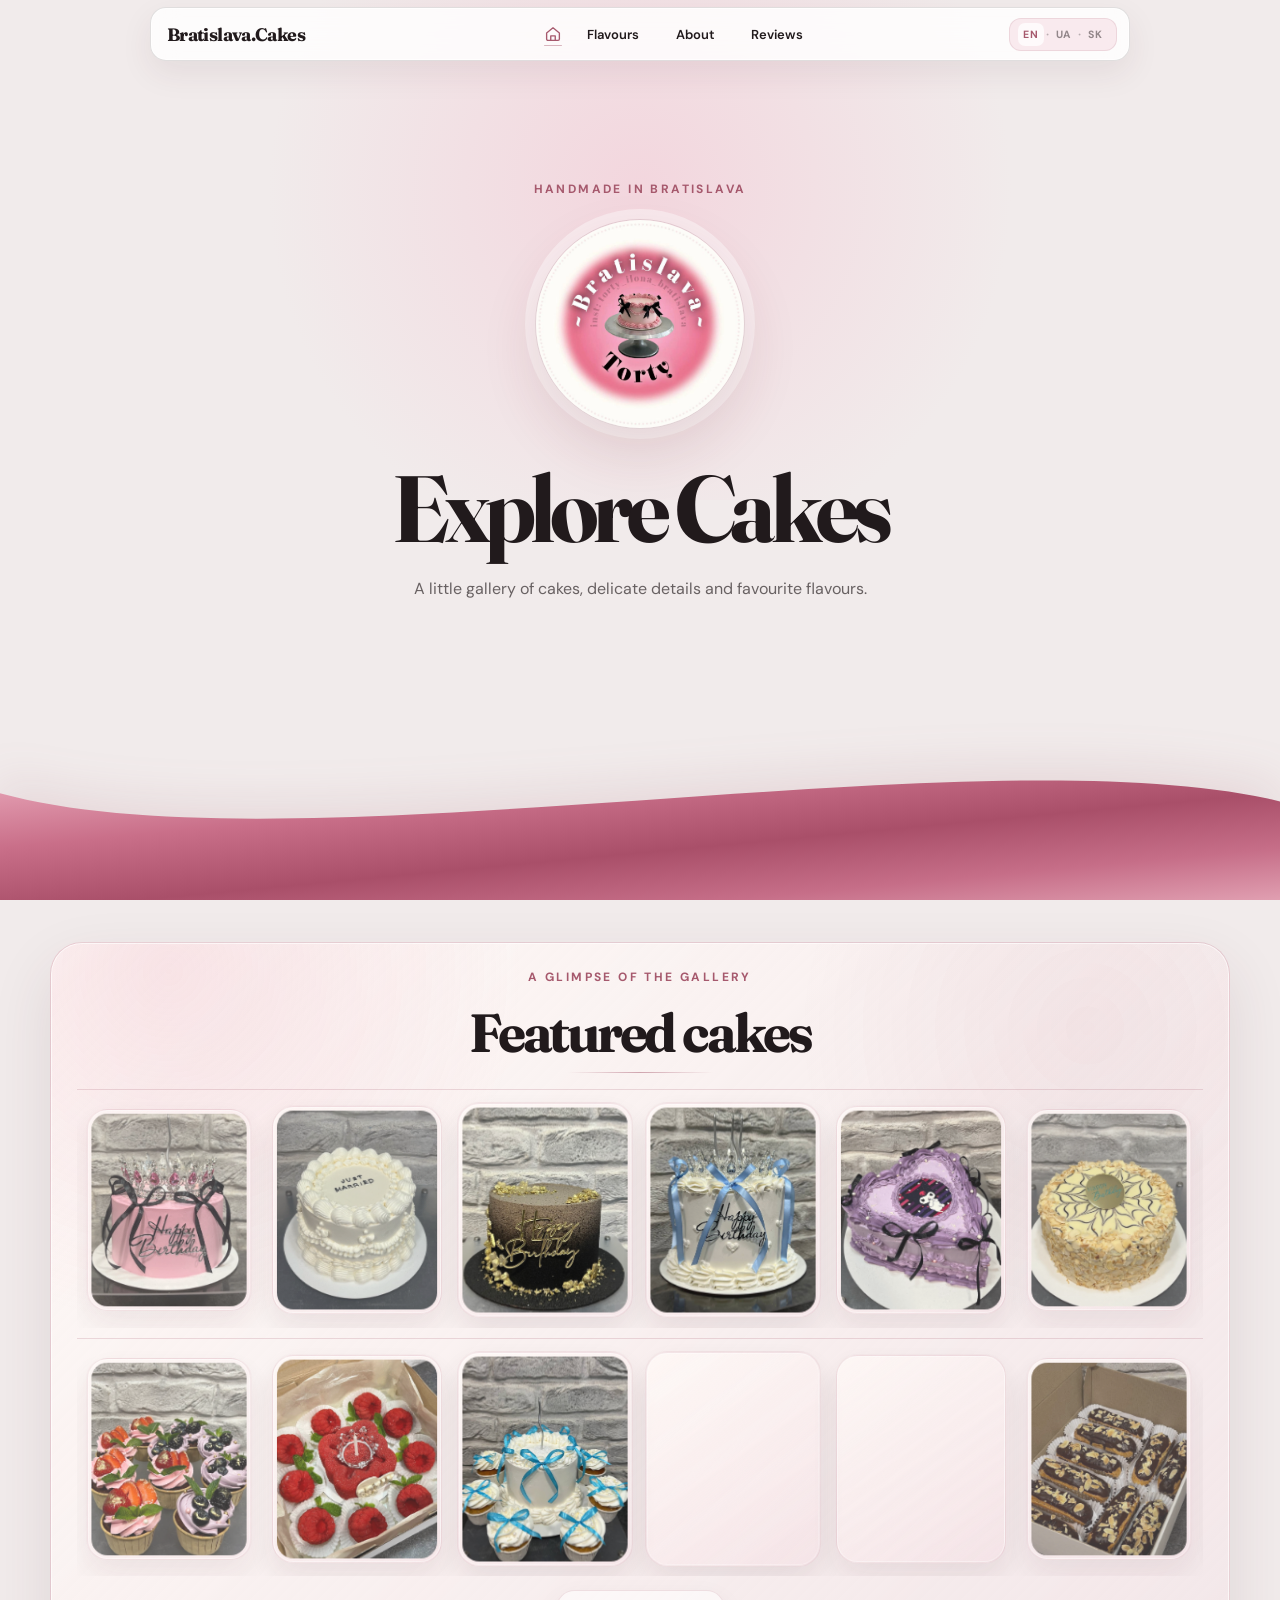
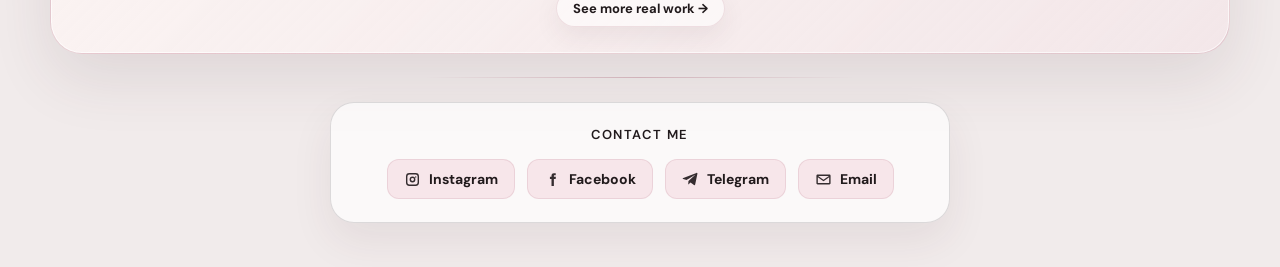
<file: index.html>
<!DOCTYPE html>
<html lang="en">
<head>
  <meta charset="UTF-8">
  <meta name="viewport" content="width=device-width, initial-scale=1.0">
  <meta name="description" content="A gallery of handmade cakes and desserts in Bratislava.">
  <title>Bratislava Cakes</title>
  <link rel="preconnect" href="https://fonts.googleapis.com">
  <link rel="preconnect" href="https://fonts.gstatic.com" crossorigin>
  <link href="https://fonts.googleapis.com/css2?family=DM+Sans:wght@400;500;600;700&family=Fraunces:opsz,wght@9..144,700;9..144,800&display=swap" rel="stylesheet">
  <link rel="stylesheet" href="style.css?v=site-layout-10">
</head>
<body>
  <main class="page home-page">
    <header class="top-nav">
      <a href="index.html" class="nav-logo" aria-label="Bratislava Cakes home">Bratislava.Cakes</a>

      <nav class="nav-links" aria-label="Main navigation">
        <a href="index.html" class="home-icon-link current" aria-label="Home" title="Home">
          <svg viewBox="0 0 24 24" aria-hidden="true"><path d="M3.5 10.7 12 3.8l8.5 6.9v8.1a1.7 1.7 0 0 1-1.7 1.7H5.2a1.7 1.7 0 0 1-1.7-1.7v-8.1Z"></path><path d="M9 20.5v-6h6v6"></path></svg>
        </a>
        <a href="fillings.html" data-i18n="navFillings">Flavours</a>
        <a href="info.html" data-i18n="navInfo">About</a>
        <a href="reviews.html" data-i18n="navReviews">Reviews</a>
      </nav>

      <div class="language-switcher" aria-label="Choose language">
        <button class="language-option active" type="button" data-lang="en" aria-pressed="true">EN</button>
        <span aria-hidden="true">·</span>
        <button class="language-option" type="button" data-lang="uk" aria-pressed="false">UA</button>
        <span aria-hidden="true">·</span>
        <button class="language-option" type="button" data-lang="sk" aria-pressed="false">SK</button>
      </div>
    </header>

    <section class="main-hero">
      <div class="hero-glow" aria-hidden="true"></div>
      <div class="hero-content">
        <p class="hero-kicker" data-i18n="heroKicker">Handmade in Bratislava</p>
        <img src="images/avatar.jpeg" alt="Bratislava Cakes" class="hero-logo">
        <h1 class="hero-title" data-i18n="heroTitle">Explore Cakes</h1>
        <p class="hero-description" data-i18n="heroDescription">A little gallery of cakes, delicate details and favourite flavours.</p>
      </div>

      <svg class="pink-ribbon" viewBox="0 0 1440 260" preserveAspectRatio="none" aria-hidden="true">
        <defs>
          <linearGradient id="ribbonGradient" x1="0%" y1="0%" x2="100%" y2="100%">
            <stop offset="0%" stop-color="#E6A2B5"></stop>
            <stop offset="28%" stop-color="#C96F89"></stop>
            <stop offset="55%" stop-color="#A94F69"></stop>
            <stop offset="78%" stop-color="#C66E88"></stop>
            <stop offset="100%" stop-color="#E1A0B2"></stop>
          </linearGradient>
        </defs>
        <path fill="url(#ribbonGradient)" d="M 0 100 C 330 220, 1100 5, 1440 112 L 1440 260 L 0 260 Z"></path>
      </svg>
    </section>

    <section class="featured-cakes" aria-label="Featured cakes">
      <div class="featured-cakes-heading">
        <div>
          <p class="hero-kicker" data-i18n="featuredCakesKicker">A glimpse of the gallery</p>
          <h2 data-i18n="featuredCakesTitle">Featured cakes</h2>
        </div>
      </div>

      <div class="featured-cakes-rows">
        <div class="featured-cakes-carousel" aria-label="Cake gallery row">
          <div class="featured-cakes-track">
            <img src="images/featured/pink-crown-black-bow.jpeg" alt="Pink birthday cake with crown and black bows" decoding="async">
            <img src="images/featured/white-vintage-just-married-cake.jpeg" alt="White vintage wedding cake" decoding="async">
            <img src="images/featured/black-gold-birthday-cake.jpeg" alt="Black and gold birthday cake" decoding="async">
            <img src="images/featured/blue-ribbon-crown-cake.jpeg" alt="White birthday cake with blue ribbons and crown" decoding="async">
            <img src="images/featured/purple-heart-bows-cake.jpeg" alt="Purple heart cake with black bows" decoding="async">
            <img src="images/featured/almond-birthday-cake.jpeg" alt="Almond birthday cake" decoding="async">
            <img src="images/featured/crown-dancer-cake.jpeg" alt="Cake with crown and dancer decoration" decoding="async">
            <img src="images/featured/chocolate-drip-30-cake.jpeg" alt="Chocolate drip birthday cake with number 30" decoding="async">
            <img src="images/featured/white-black-gold-birthday-cake.jpeg" alt="White black and gold birthday cake" decoding="async">
            <img src="images/featured/two-tier-baby-bear-cake.jpeg" alt="Two-tier baby cake with bear and moon" decoding="async">
            <img src="images/featured/tiramisu-ribbon-cake.jpeg" alt="Tiramisu cake with ribbon" decoding="async">
            <img src="images/featured/black-silver-music-cake.jpeg" alt="Black silver music themed cake" decoding="async">
            <img src="images/featured/stitch-pink-gift-cake.jpeg" alt="Pink Stitch themed birthday cake" decoding="async">
            <img src="images/featured/pink-crown-black-bow.jpeg" alt="" aria-hidden="true" decoding="async" loading="lazy">
            <img src="images/featured/white-vintage-just-married-cake.jpeg" alt="" aria-hidden="true" decoding="async" loading="lazy">
            <img src="images/featured/black-gold-birthday-cake.jpeg" alt="" aria-hidden="true" decoding="async" loading="lazy">
            <img src="images/featured/blue-ribbon-crown-cake.jpeg" alt="" aria-hidden="true" decoding="async" loading="lazy">
            <img src="images/featured/purple-heart-bows-cake.jpeg" alt="" aria-hidden="true" decoding="async" loading="lazy">
            <img src="images/featured/almond-birthday-cake.jpeg" alt="" aria-hidden="true" decoding="async" loading="lazy">
            <img src="images/featured/crown-dancer-cake.jpeg" alt="" aria-hidden="true" decoding="async" loading="lazy">
            <img src="images/featured/chocolate-drip-30-cake.jpeg" alt="" aria-hidden="true" decoding="async" loading="lazy">
            <img src="images/featured/white-black-gold-birthday-cake.jpeg" alt="" aria-hidden="true" decoding="async" loading="lazy">
            <img src="images/featured/two-tier-baby-bear-cake.jpeg" alt="" aria-hidden="true" decoding="async" loading="lazy">
            <img src="images/featured/tiramisu-ribbon-cake.jpeg" alt="" aria-hidden="true" decoding="async" loading="lazy">
            <img src="images/featured/black-silver-music-cake.jpeg" alt="" aria-hidden="true" decoding="async" loading="lazy">
            <img src="images/featured/stitch-pink-gift-cake.jpeg" alt="" aria-hidden="true" decoding="async" loading="lazy">
          </div>
        </div>

        <div class="featured-cakes-carousel featured-cakes-carousel-reverse" aria-label="Dessert gallery row">
          <div class="featured-cakes-track">
            <img src="images/featured/berry-cupcakes-better.jpeg" alt="Berry cupcakes with pink and lavender cream" decoding="async" loading="lazy">
            <img src="images/featured/red-mousse-bento-set.jpeg" alt="Red mousse bento set" decoding="async" loading="lazy">
            <img src="images/featured/blue-ribbon-cake-cupcakes.jpeg" alt="Cake with matching cupcakes and blue ribbons" decoding="async" loading="lazy">
            <img src="images/featured/strawberry-dessert-slices.jpeg" alt="Strawberry dessert slices" decoding="async" loading="lazy">
            <img src="images/featured/dessert-box-mix.jpeg" alt="Mixed dessert box" decoding="async" loading="lazy">
            <img src="images/featured/chocolate-eclairs-box.jpeg" alt="Chocolate eclairs in a box" decoding="async" loading="lazy">
            <img src="images/featured/biscuit-cup-desserts-with-spoons.jpeg" alt="Biscuit cup desserts with spoons" decoding="async" loading="lazy">
            <img src="images/featured/chocolate-choux.jpeg" alt="Chocolate choux pastries" decoding="async" loading="lazy">
            <img src="images/featured/medovik-raspberry.jpeg" alt="Medovik cake with raspberry decoration" decoding="async" loading="lazy">
            <img src="images/featured/monastery-hut-better.jpeg" alt="Monastery hut cake with strawberry decoration" decoding="async" loading="lazy">
            <img src="images/featured/stitch-blue-cake.jpeg" alt="Blue Stitch birthday cake" decoding="async" loading="lazy">
            <img src="images/featured/hot-wheels-cake.jpeg" alt="Hot Wheels birthday cake" decoding="async" loading="lazy">
            <img src="images/featured/berry-cupcakes-better.jpeg" alt="" aria-hidden="true" decoding="async" loading="lazy">
            <img src="images/featured/red-mousse-bento-set.jpeg" alt="" aria-hidden="true" decoding="async" loading="lazy">
            <img src="images/featured/blue-ribbon-cake-cupcakes.jpeg" alt="" aria-hidden="true" decoding="async" loading="lazy">
            <img src="images/featured/strawberry-dessert-slices.jpeg" alt="" aria-hidden="true" decoding="async" loading="lazy">
            <img src="images/featured/dessert-box-mix.jpeg" alt="" aria-hidden="true" decoding="async" loading="lazy">
            <img src="images/featured/chocolate-eclairs-box.jpeg" alt="" aria-hidden="true" decoding="async" loading="lazy">
            <img src="images/featured/biscuit-cup-desserts-with-spoons.jpeg" alt="" aria-hidden="true" decoding="async" loading="lazy">
            <img src="images/featured/chocolate-choux.jpeg" alt="" aria-hidden="true" decoding="async" loading="lazy">
            <img src="images/featured/medovik-raspberry.jpeg" alt="" aria-hidden="true" decoding="async" loading="lazy">
            <img src="images/featured/monastery-hut-better.jpeg" alt="" aria-hidden="true" decoding="async" loading="lazy">
            <img src="images/featured/stitch-blue-cake.jpeg" alt="" aria-hidden="true" decoding="async" loading="lazy">
            <img src="images/featured/hot-wheels-cake.jpeg" alt="" aria-hidden="true" decoding="async" loading="lazy">
          </div>
        </div>
      </div>

      <a href="real-cakes.html" class="real-cakes-link" data-i18n="realCakesLink">See more real work →</a>
    </section>

    <footer class="contacts">
      <p data-i18n="contactText">Contact me</p>
      <div class="contact-links">
        <a href="https://www.instagram.com/torty_bratislava_?igsh=MTR3NGNseXhjaHdnbg==" target="_blank" rel="noopener noreferrer">Instagram</a>
        <a href="https://www.facebook.com/Ilonatortybratislava" target="_blank" rel="noopener noreferrer">Facebook</a>
        <a href="https://t.me/Lol_ita_18" target="_blank" rel="noopener noreferrer">Telegram</a>
        <a href="mailto:younglola.forever@gmail.com">Email</a>
      </div>
    </footer>
  </main>
  <script src="script.js"></script>
</body>
</html>
</file>
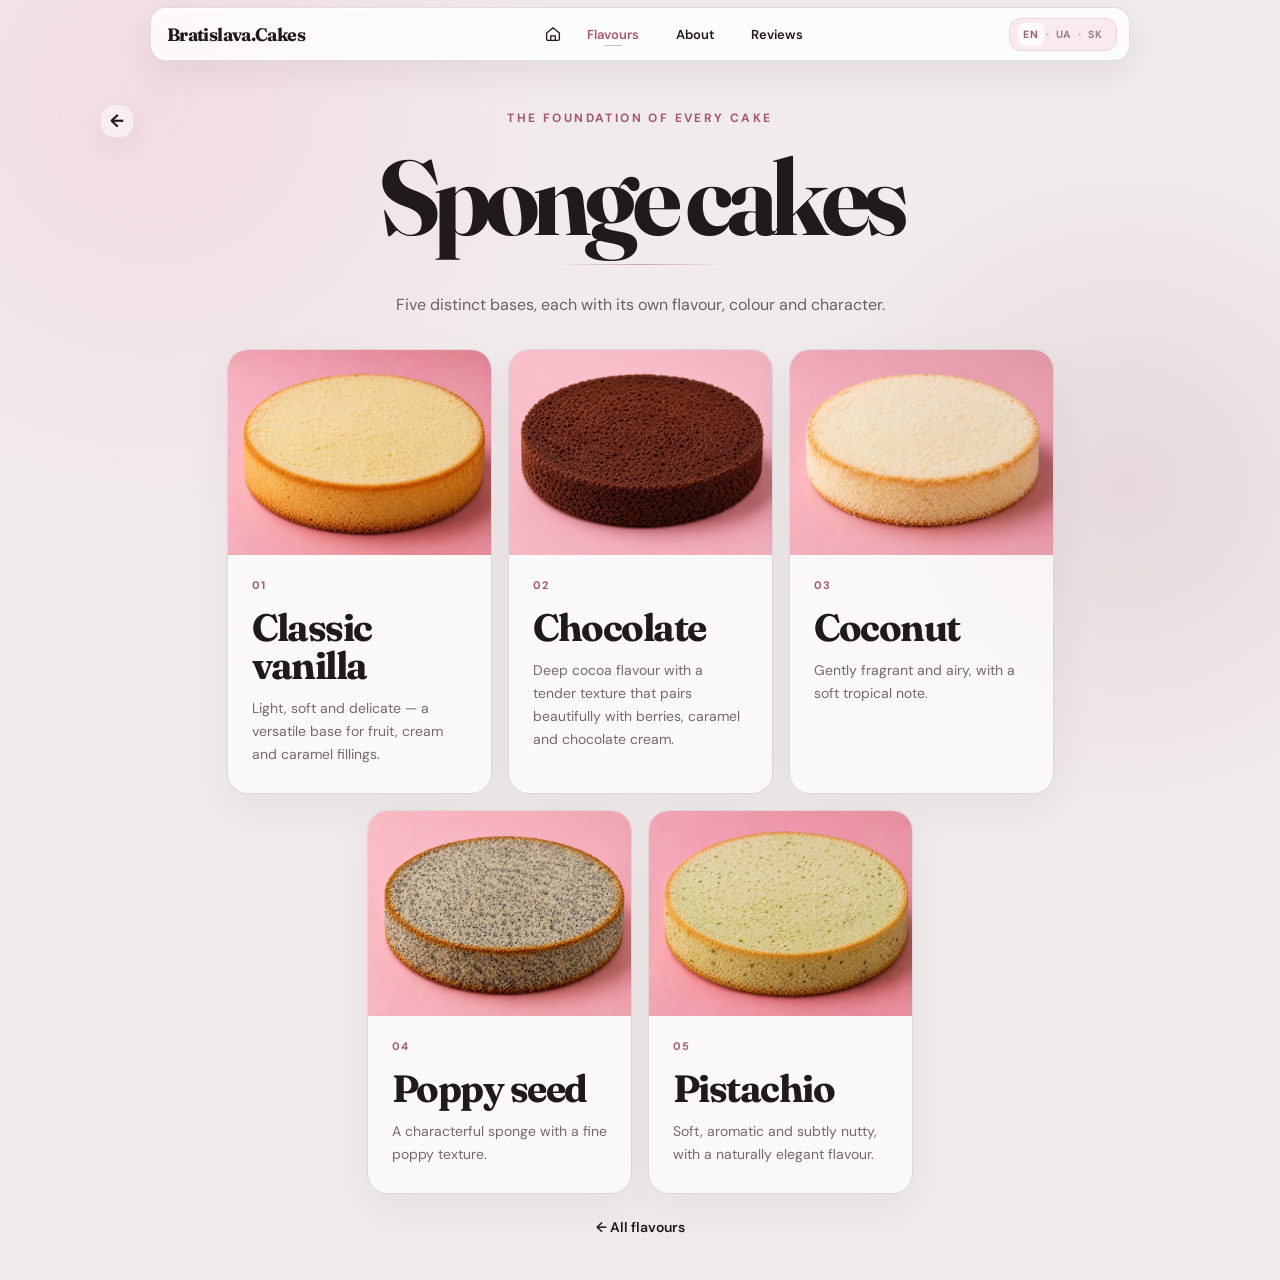
<file: biscuits.html>
<!DOCTYPE html>
<html lang="en">
<head>
  <meta charset="UTF-8">
  <meta name="viewport" content="width=device-width, initial-scale=1.0">
  <meta name="description" content="Explore sponge cake flavours.">
  <title>Sponge cakes — Bratislava Cakes</title>
  <link rel="preconnect" href="https://fonts.googleapis.com">
  <link rel="preconnect" href="https://fonts.gstatic.com" crossorigin>
  <link href="https://fonts.googleapis.com/css2?family=DM+Sans:wght@400;500;600;700&family=Fraunces:opsz,wght@9..144,700;9..144,800&display=swap" rel="stylesheet">
  <link rel="stylesheet" href="style.css?v=site-layout-10">
</head>
<body>
  <main class="page home-page catalog-page">
    <header class="top-nav">
      <a href="index.html" class="nav-logo" aria-label="Bratislava Cakes home">Bratislava.Cakes</a>
      <nav class="nav-links" aria-label="Main navigation">
        <a href="index.html" class="home-icon-link" aria-label="Home" title="Home">
          <svg viewBox="0 0 24 24" aria-hidden="true"><path d="M3.5 10.7 12 3.8l8.5 6.9v8.1a1.7 1.7 0 0 1-1.7 1.7H5.2a1.7 1.7 0 0 1-1.7-1.7v-8.1Z"></path><path d="M9 20.5v-6h6v6"></path></svg>
        </a>
        <a href="fillings.html" class="current" data-i18n="navFillings">Flavours</a>
        <a href="info.html" data-i18n="navInfo">About</a>
        <a href="reviews.html" data-i18n="navReviews">Reviews</a>
      </nav>
      <div class="language-switcher" aria-label="Choose language">
        <button class="language-option active" type="button" data-lang="en" aria-pressed="true">EN</button><span aria-hidden="true">·</span>
        <button class="language-option" type="button" data-lang="uk" aria-pressed="false">UA</button><span aria-hidden="true">·</span>
        <button class="language-option" type="button" data-lang="sk" aria-pressed="false">SK</button>
      </div>
    </header>

    <section class="catalog-hero">
      <a href="fillings.html" class="catalog-breadcrumb" data-i18n="backFlavours">← All flavours</a>
      <p class="hero-kicker" data-i18n="spongeKicker">The foundation of every cake</p>
      <h1 data-i18n="spongeTitle">Sponge cakes</h1>
      <p data-i18n="spongeIntro">Five distinct bases, each with its own flavour, colour and character.</p>
    </section>

    <section class="catalog-gallery sponge-grid">
      <article class="catalog-item">
        <img src="images/spongecakes/clasic.png" alt="Classic vanilla sponge cake">
        <div class="catalog-copy"><span>01</span><h2 data-i18n="spongeClassic">Classic vanilla</h2><p data-i18n="spongeClassicText">Light, soft and delicate — a versatile base for fruit, cream and caramel fillings.</p></div>
      </article>
      <article class="catalog-item">
        <img src="images/spongecakes/chocolate.png" alt="Chocolate sponge cake">
        <div class="catalog-copy"><span>02</span><h2 data-i18n="spongeChocolate">Chocolate</h2><p data-i18n="spongeChocolateText">Deep cocoa flavour with a tender texture that pairs beautifully with berries, caramel and chocolate cream.</p></div>
      </article>
      <article class="catalog-item">
        <img src="images/spongecakes/coconut.png" alt="Coconut sponge cake">
        <div class="catalog-copy"><span>03</span><h2 data-i18n="spongeCoconut">Coconut</h2><p data-i18n="spongeCoconutText">Gently fragrant and airy, with a soft tropical note.</p></div>
      </article>
      <article class="catalog-item">
        <img src="images/spongecakes/makovi.png" alt="Poppy seed sponge cake">
        <div class="catalog-copy"><span>04</span><h2 data-i18n="spongePoppy">Poppy seed</h2><p data-i18n="spongePoppyText">A characterful sponge with a fine poppy texture.</p></div>
      </article>
      <article class="catalog-item">
        <img src="images/spongecakes/phistacia.png" alt="Pistachio sponge cake">
        <div class="catalog-copy"><span>05</span><h2 data-i18n="spongePistachio">Pistachio</h2><p data-i18n="spongePistachioText">Soft, aromatic and subtly nutty, with a naturally elegant flavour.</p></div>
      </article>
    </section>

    <a href="fillings.html" class="about-back" data-i18n="backFlavours">← All flavours</a>
    <footer class="contacts"><p data-i18n="contactText">Contact me</p><div class="contact-links"><a href="https://www.instagram.com/torty_bratislava_?igsh=MTR3NGNseXhjaHdnbg==" target="_blank" rel="noopener noreferrer">Instagram</a><a href="https://www.facebook.com/Ilonatortybratislava" target="_blank" rel="noopener noreferrer">Facebook</a><a href="https://t.me/Lol_ita_18" target="_blank" rel="noopener noreferrer">Telegram</a><a href="mailto:younglola.forever@gmail.com">Email</a></div></footer>
  </main>
  <script src="script.js"></script>
</body>
</html>
</file>
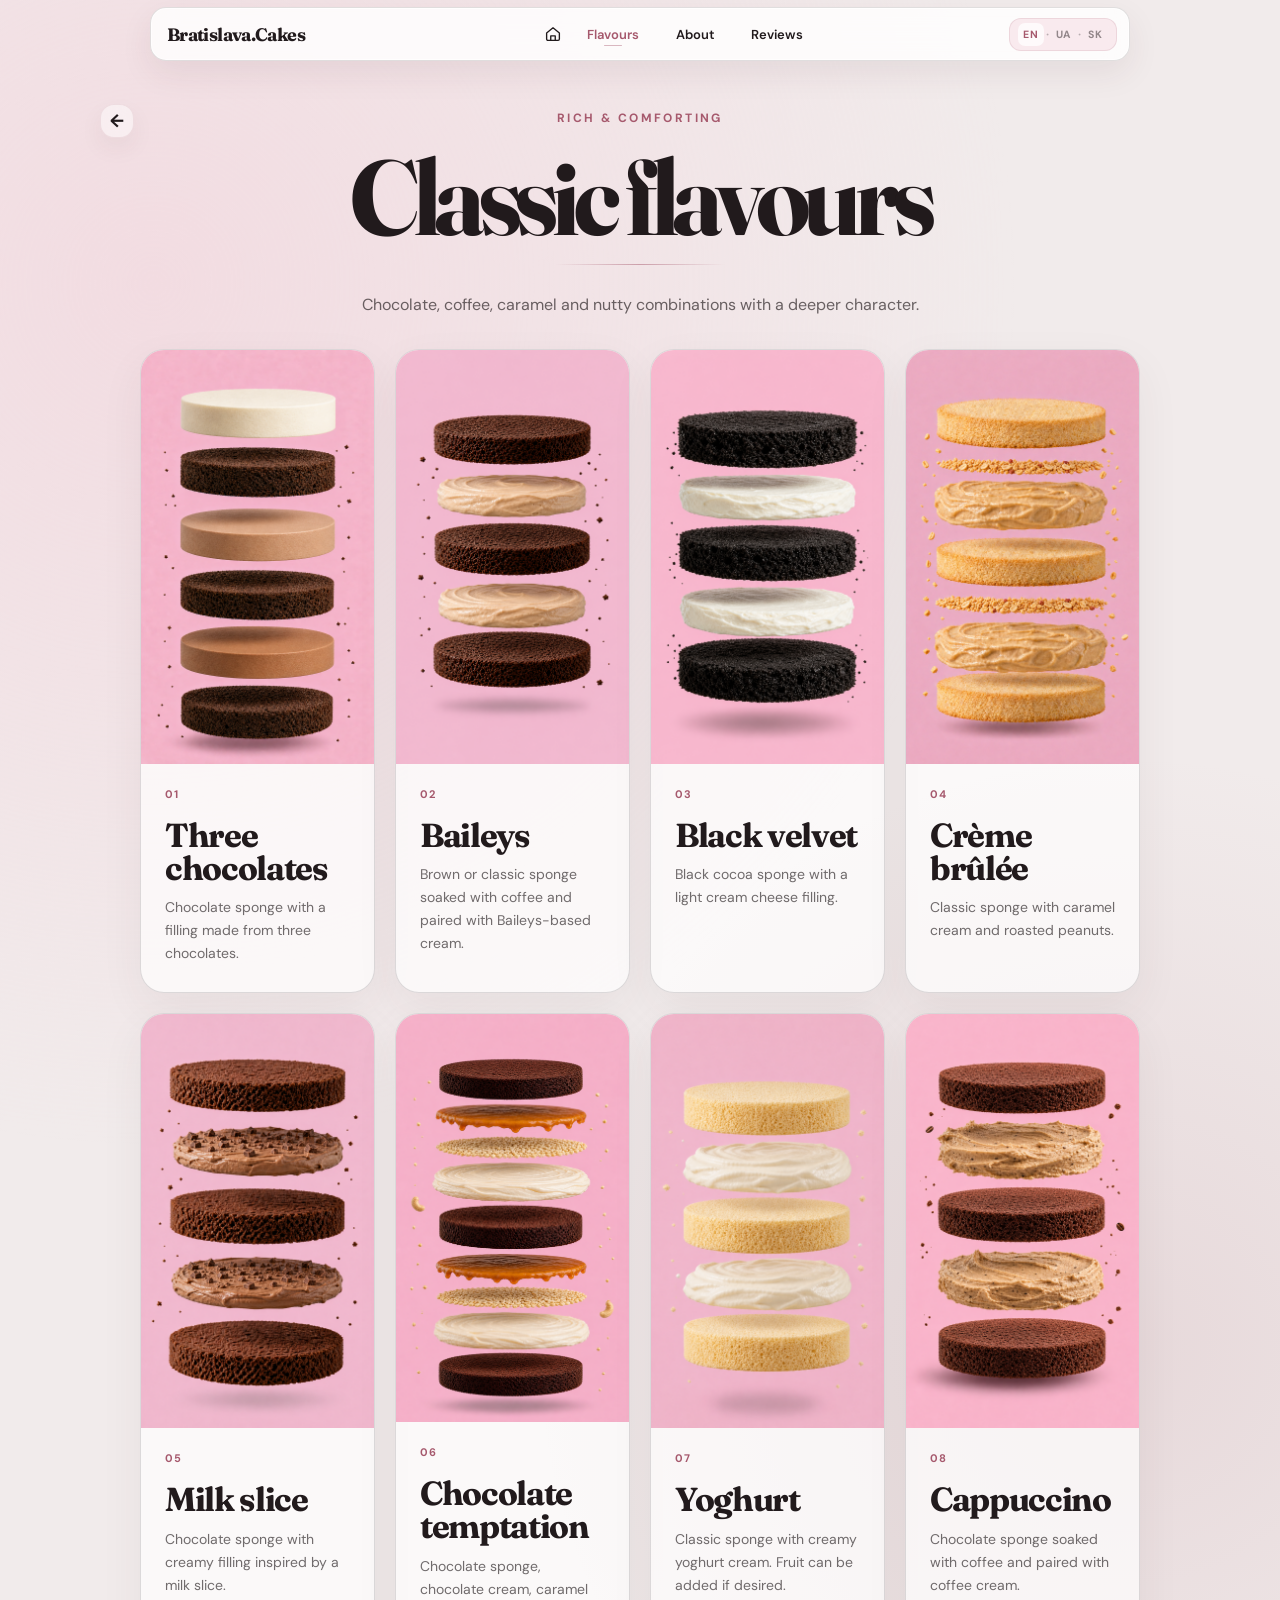
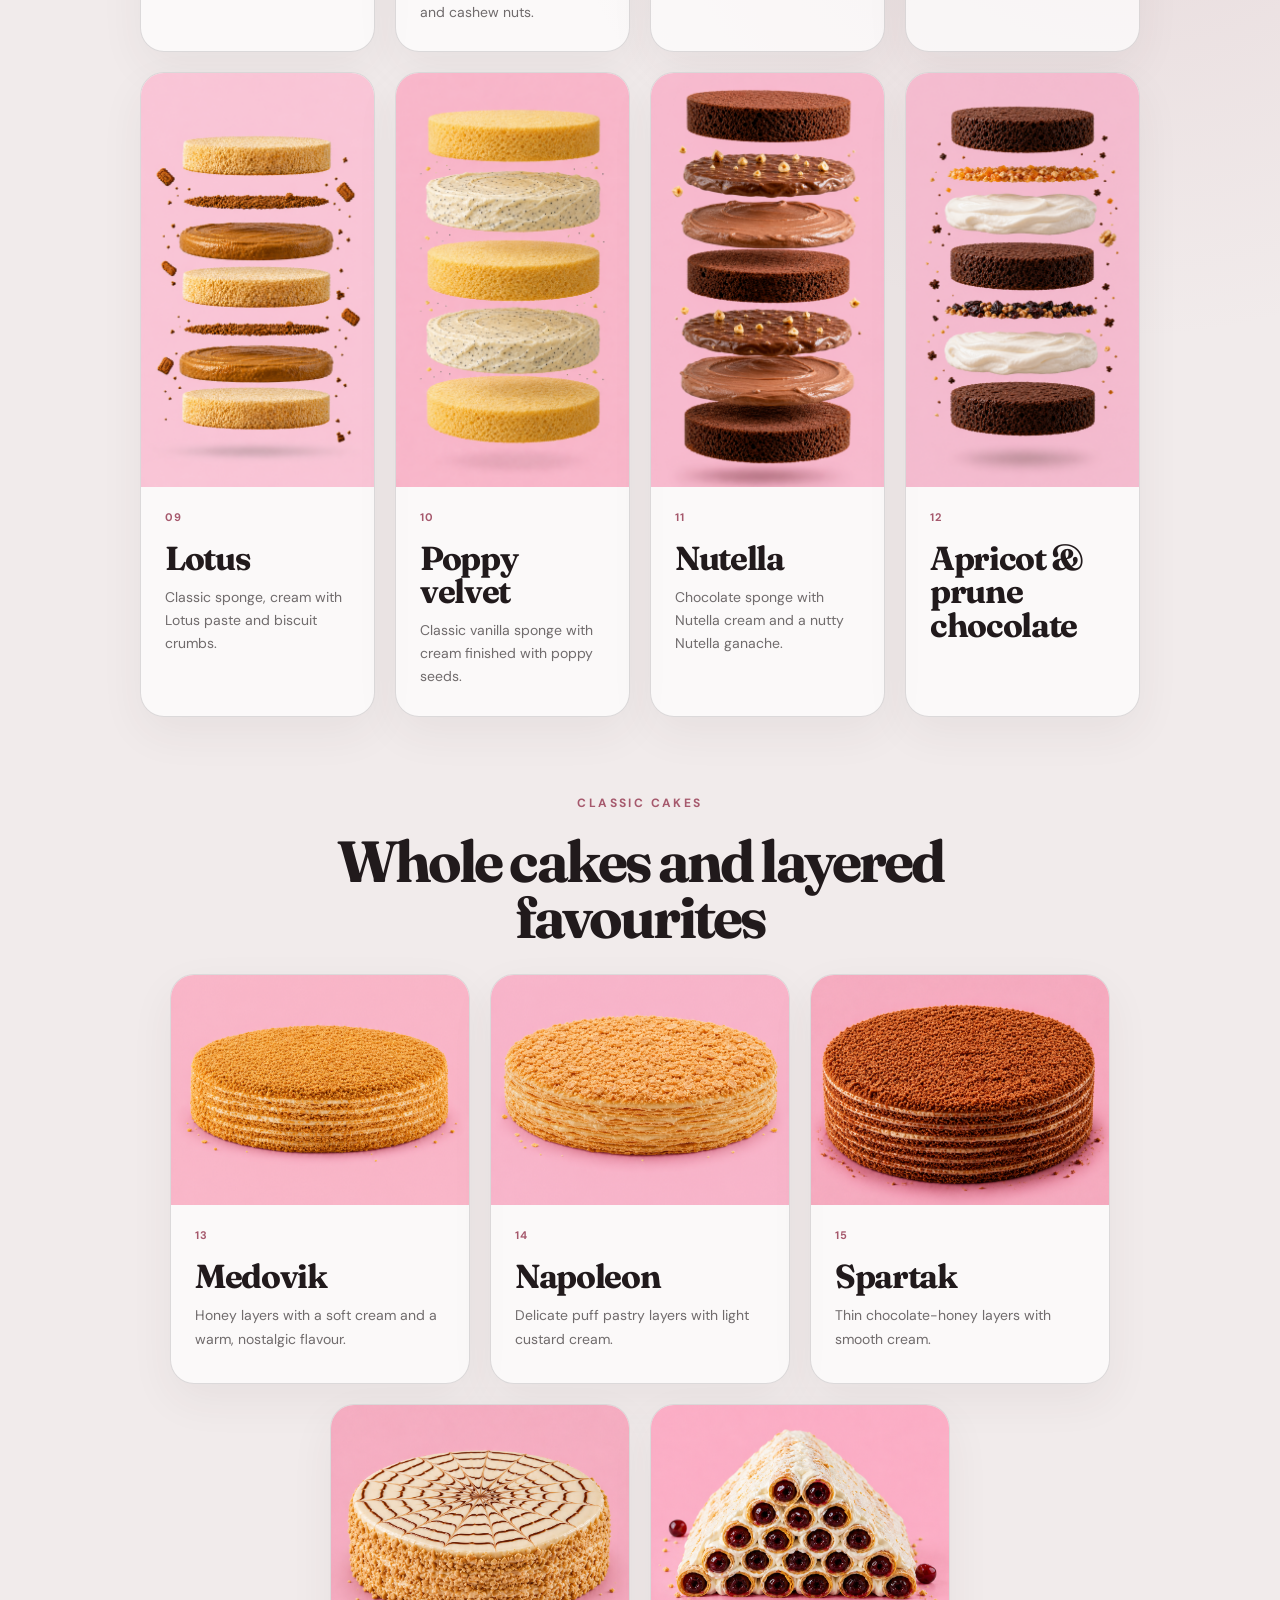
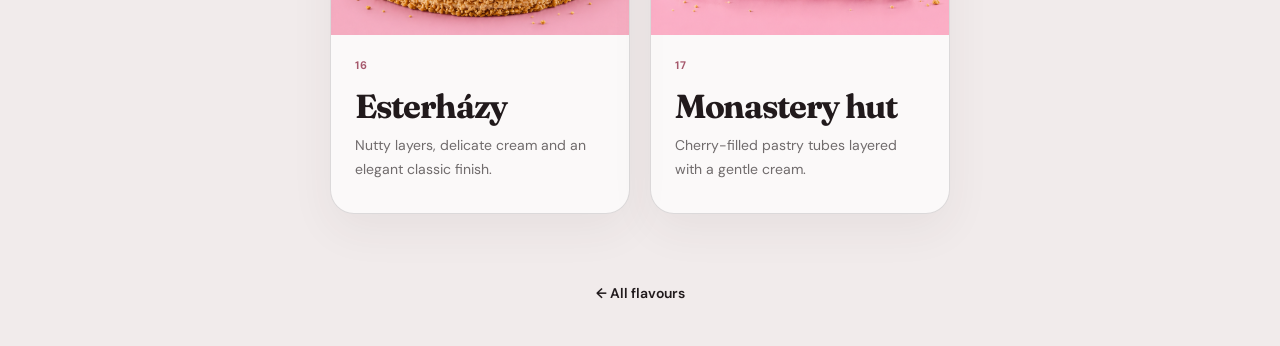
<file: classic.html>
<!DOCTYPE html><html lang="en"><head><meta charset="UTF-8"><meta name="viewport" content="width=device-width, initial-scale=1.0"><title>Classic flavours — Bratislava Cakes</title><link rel="preconnect" href="https://fonts.googleapis.com"><link rel="preconnect" href="https://fonts.gstatic.com" crossorigin><link href="https://fonts.googleapis.com/css2?family=DM+Sans:wght@400;500;600;700&family=Fraunces:opsz,wght@9..144,700;9..144,800&display=swap" rel="stylesheet"><link rel="stylesheet" href="style.css?v=site-layout-10"></head>
<body><main class="page home-page catalog-page"><header class="top-nav"><a href="index.html" class="nav-logo">Bratislava.Cakes</a><nav class="nav-links"><a href="index.html" class="home-icon-link" aria-label="Home"><svg viewBox="0 0 24 24"><path d="M3.5 10.7 12 3.8l8.5 6.9v8.1a1.7 1.7 0 0 1-1.7 1.7H5.2a1.7 1.7 0 0 1-1.7-1.7v-8.1Z"></path><path d="M9 20.5v-6h6v6"></path></svg></a><a href="fillings.html" class="current" data-i18n="navFillings">Flavours</a><a href="info.html" data-i18n="navInfo">About</a><a href="reviews.html" data-i18n="navReviews">Reviews</a></nav><div class="language-switcher"><button class="language-option active" data-lang="en">EN</button><span>·</span><button class="language-option" data-lang="uk">UA</button><span>·</span><button class="language-option" data-lang="sk">SK</button></div></header>
<section class="catalog-hero"><a href="fillings.html" class="catalog-breadcrumb" data-i18n="backFlavours">← All flavours</a><p class="hero-kicker" data-i18n="classicKicker">Rich & comforting</p><h1 data-i18n="classicTitle">Classic flavours</h1><p data-i18n="classicIntro">Chocolate, coffee, caramel and nutty combinations with a deeper character.</p></section>
<section class="catalog-gallery collection-grid">
<article class="catalog-item"><img src="images/fillings/3chocolate.png" alt="Three chocolates"><div class="catalog-copy"><span>01</span><h2 data-i18n="cThreeChocolate">Three chocolates</h2></div></article>
<article class="catalog-item"><img src="images/fillings/beilis.kava.png" alt="Baileys cake layers"><div class="catalog-copy"><span>02</span><h2 data-i18n="cBaileysCoffee">Baileys</h2></div></article>
<article class="catalog-item"><img src="images/fillings/blackoxamit.png" alt="Black velvet"><div class="catalog-copy"><span>03</span><h2 data-i18n="cBlackVelvet">Black velvet</h2></div></article>
<article class="catalog-item"><img src="images/fillings/caramelcrembrule.png" alt="Creme brulee cake layers"><div class="catalog-copy"><span>04</span><h2 data-i18n="cCaramelBrulee">Crème brûlée</h2></div></article>
<article class="catalog-item"><img src="images/fillings/chocolatemilksmatok.png" alt="Milk slice"><div class="catalog-copy"><span>05</span><h2 data-i18n="cMilkChocolate">Milk slice</h2></div></article>
<article class="catalog-item"><img src="images/fillings/chocolatespokusa-v10.png" alt="Chocolate temptation with cashew"><div class="catalog-copy"><span>06</span><h2 data-i18n="cChocolateTemptation">Chocolate temptation</h2></div></article>
<article class="catalog-item"><img src="images/fillings/jogurt.png" alt="Yoghurt"><div class="catalog-copy"><span>07</span><h2 data-i18n="cYoghurt">Yoghurt</h2></div></article>
<article class="catalog-item"><img src="images/fillings/kapuchino-classic-v4.png" alt="Cappuccino"><div class="catalog-copy"><span>08</span><h2 data-i18n="cCappuccino">Cappuccino</h2></div></article>
<article class="catalog-item"><img src="images/fillings/lotus.png" alt="Lotus"><div class="catalog-copy"><span>09</span><h2>Lotus</h2></div></article>
<article class="catalog-item"><img src="images/fillings/makovioxamit-v5.png" alt="Poppy velvet cake layers"><div class="catalog-copy"><span>10</span><h2 data-i18n="cPoppyVelvet">Poppy velvet</h2></div></article>
<article class="catalog-item"><img src="images/fillings/nutella.png" alt="Nutella"><div class="catalog-copy"><span>11</span><h2>Nutella</h2></div></article>
<article class="catalog-item"><img src="images/fillings/shedevr-chocolate-masterpiece-v5.png" alt="Apricot and prune chocolate"><div class="catalog-copy"><span>12</span><h2 data-i18n="cMasterpiece">Apricot & prune chocolate</h2></div></article>
</section>
<section class="desserts-section classic-cakes-section">
<div class="desserts-section-heading"><p class="hero-kicker" data-i18n="dessertCakesKicker">Classic cakes</p><h2 data-i18n="dessertCakesTitle">Whole cakes and layered favourites</h2></div>
<div class="catalog-gallery collection-grid dessert-gallery">
<article class="catalog-item" id="cake-medovik"><img src="images/cakes/medovik.png" alt="Medovik cake"><div class="catalog-copy"><span>13</span><h2 data-i18n="cakeMedovik">Medovik</h2><p data-i18n="cakeMedovikText">Honey layers with a soft cream and a warm, nostalgic flavour.</p></div></article>
<article class="catalog-item" id="cake-napoleon"><img src="images/cakes/napoleon.png" alt="Napoleon cake"><div class="catalog-copy"><span>14</span><h2 data-i18n="cakeNapoleon">Napoleon</h2><p data-i18n="cakeNapoleonText">Delicate puff pastry layers with light custard cream.</p></div></article>
<article class="catalog-item"><img src="images/cakes/spartak.png" alt="Spartak cake"><div class="catalog-copy"><span>15</span><h2 data-i18n="cakeSpartak">Spartak</h2><p data-i18n="cakeSpartakText">Thin chocolate-honey layers with smooth cream.</p></div></article>
<article class="catalog-item"><img src="images/cakes/esterchazi.png" alt="Esterházy cake"><div class="catalog-copy"><span>16</span><h2 data-i18n="cakeEsterhazy">Esterházy</h2><p data-i18n="cakeEsterhazyText">Nutty layers, delicate cream and an elegant classic finish.</p></div></article>
<article class="catalog-item"><img src="images/cakes/monasirskaizba.png" alt="Monastery hut cake"><div class="catalog-copy"><span>17</span><h2 data-i18n="cakeMonastery">Monastery hut</h2><p data-i18n="cakeMonasteryText">Cherry-filled pastry tubes layered with a gentle cream.</p></div></article>
</div>
</section><a href="fillings.html" class="about-back" data-i18n="backFlavours">← All flavours</a><footer class="contacts"><p data-i18n="contactText">Contact me</p><div class="contact-links"><a href="https://www.instagram.com/torty_bratislava_?igsh=MTR3NGNseXhjaHdnbg==" target="_blank">Instagram</a><a href="https://www.facebook.com/Ilonatortybratislava" target="_blank">Facebook</a><a href="https://t.me/Lol_ita_18" target="_blank">Telegram</a><a href="mailto:younglola.forever@gmail.com">Email</a></div></footer></main><script src="script.js"></script></body></html>
</file>
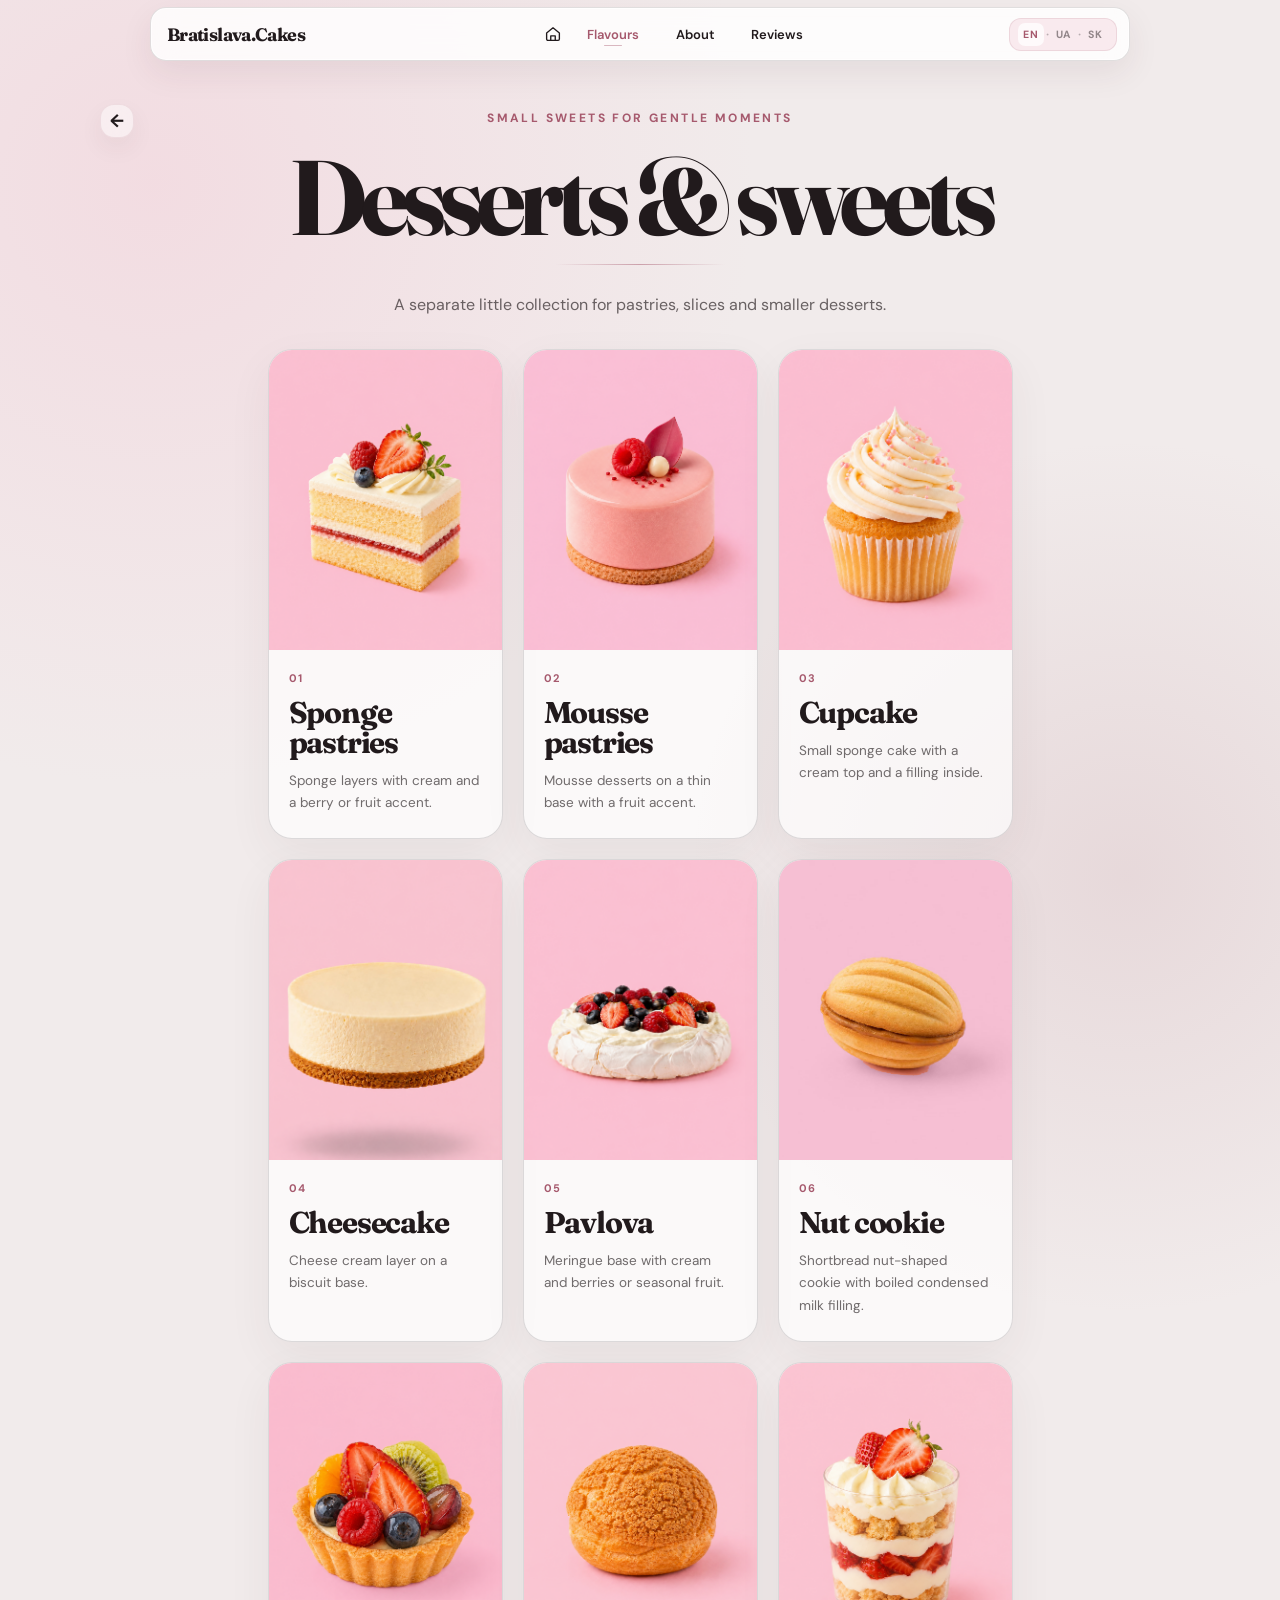
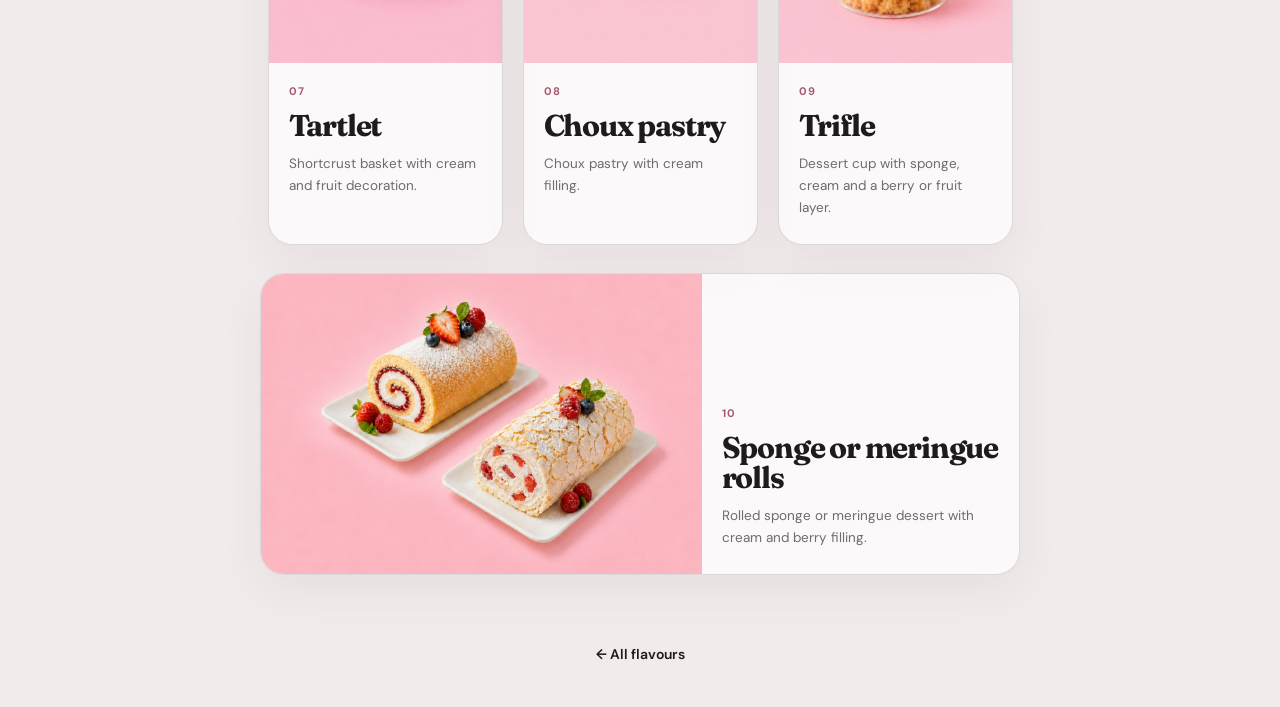
<file: desserts.html>
<!DOCTYPE html>
<html lang="en">
<head>
  <meta charset="UTF-8">
  <meta name="viewport" content="width=device-width, initial-scale=1.0">
  <title>Desserts & sweets — Bratislava Cakes</title>
  <link rel="preconnect" href="https://fonts.googleapis.com">
  <link rel="preconnect" href="https://fonts.gstatic.com" crossorigin>
  <link href="https://fonts.googleapis.com/css2?family=DM+Sans:wght@400;500;600;700&family=Fraunces:opsz,wght@9..144,700;9..144,800&display=swap" rel="stylesheet">
  <link rel="stylesheet" href="style.css?v=site-layout-10">
</head>
<body>
  <main class="page home-page catalog-page desserts-page">
    <header class="top-nav">
      <a href="index.html" class="nav-logo">Bratislava.Cakes</a>
      <nav class="nav-links">
        <a href="index.html" class="home-icon-link" aria-label="Home">
          <svg viewBox="0 0 24 24" aria-hidden="true">
            <path d="M3.5 10.7 12 3.8l8.5 6.9v8.1a1.7 1.7 0 0 1-1.7 1.7H5.2a1.7 1.7 0 0 1-1.7-1.7v-8.1Z"></path>
            <path d="M9 20.5v-6h6v6"></path>
          </svg>
        </a>
        <a href="fillings.html" class="current" data-i18n="navFillings">Flavours</a>
        <a href="info.html" data-i18n="navInfo">About</a>
        <a href="reviews.html" data-i18n="navReviews">Reviews</a>
      </nav>
      <div class="language-switcher">
        <button class="language-option active" data-lang="en">EN</button>
        <span>·</span>
        <button class="language-option" data-lang="uk">UA</button>
        <span>·</span>
        <button class="language-option" data-lang="sk">SK</button>
      </div>
    </header>

    <section class="catalog-hero">
      <a href="fillings.html" class="catalog-breadcrumb" data-i18n="backFlavours">← All flavours</a>
      <p class="hero-kicker" data-i18n="dessertsKicker">Small sweets for gentle moments</p>
      <h1 data-i18n="dessertsTitle">Desserts & sweets</h1>
      <p data-i18n="dessertsIntro">A separate little collection for pastries, slices and smaller desserts.</p>
    </section>

    <section class="desserts-section">
      <div class="catalog-gallery collection-grid dessert-gallery">
        <article class="catalog-item">
          <img src="images/desserts/biscvitnitistecka-f6bfd3.png" alt="Sponge cake pastries">
          <div class="catalog-copy"><span>01</span><h2 data-i18n="dessertSpongePastries">Sponge pastries</h2><p data-i18n="dessertSpongePastriesText">Soft sponge pieces with cream and delicate decoration.</p></div>
        </article>
        <article class="catalog-item">
          <img src="images/desserts/musovitistecka-f6bfd3.png" alt="Mousse pastries">
          <div class="catalog-copy"><span>02</span><h2 data-i18n="dessertMoussePastries">Mousse pastries</h2><p data-i18n="dessertMoussePastriesText">Light mousse desserts with a smooth, modern texture.</p></div>
        </article>
        <article class="catalog-item" id="dessert-cupcake">
          <img src="images/desserts/capcake-f6bfd3.png" alt="Cupcake">
          <div class="catalog-copy"><span>03</span><h2 data-i18n="dessertCupcake">Cupcake</h2><p data-i18n="dessertCupcakeText">Small sponge cakes with cream and decorative tops.</p></div>
        </article>
        <article class="catalog-item">
          <img src="images/desserts/chizcake-f6bfd3-v2.png" alt="Cheesecake">
          <div class="catalog-copy"><span>04</span><h2 data-i18n="dessertCheesecake">Cheesecake</h2><p data-i18n="dessertCheesecakeText">Creamy, soft and balanced with a gentle cheese note.</p></div>
        </article>
        <article class="catalog-item">
          <img src="images/desserts/pavlova-f6bfd3-centered.png" alt="Pavlova">
          <div class="catalog-copy"><span>05</span><h2 data-i18n="dessertPavlova">Pavlova</h2><p data-i18n="dessertPavlovaText">Crisp meringue, soft centre and a light cream finish.</p></div>
        </article>
        <article class="catalog-item">
          <img src="images/desserts/gorisokzguscenummilk-f6bfd3.png" alt="Nut cookie with condensed milk">
          <div class="catalog-copy"><span>06</span><h2 data-i18n="dessertNutCondensed">Nut cookie</h2><p data-i18n="dessertNutCondensedText">A small nut-shaped sweet with a creamy condensed milk filling.</p></div>
        </article>
        <article class="catalog-item">
          <img src="images/desserts/tartaletka-f6bfd3-v2.png" alt="Tartlet">
          <div class="catalog-copy"><span>07</span><h2 data-i18n="dessertTartlet">Tartlet</h2><p data-i18n="dessertTartletText">A crisp base with cream and fruit or chocolate accents.</p></div>
        </article>
        <article class="catalog-item">
          <img src="images/desserts/tistechkoshu-f6bfd3.png" alt="Choux pastry">
          <div class="catalog-copy"><span>08</span><h2 data-i18n="dessertChoux">Choux pastry</h2><p data-i18n="dessertChouxText">Light pastry shells with a soft cream filling.</p></div>
        </article>
        <article class="catalog-item">
          <img src="images/desserts/trajfl-f6bfd3.png" alt="Trifle">
          <div class="catalog-copy"><span>09</span><h2 data-i18n="dessertTrifle">Trifle</h2><p data-i18n="dessertTrifleText">Layers of sponge, cream and fruit in a soft dessert cup.</p></div>
        </article>
        <article class="catalog-item dessert-roll-card">
          <img src="images/desserts/ruletubiscvitnuormerengovi-f6bfd3-v6.png" alt="Sponge or meringue rolls">
          <div class="catalog-copy"><span>10</span><h2 data-i18n="dessertRolls">Sponge or meringue rolls</h2><p data-i18n="dessertRollsText">Rolled desserts with airy texture and cream filling.</p></div>
        </article>
      </div>
    </section>

    <a href="fillings.html" class="about-back" data-i18n="backFlavours">← All flavours</a>

    <footer class="contacts">
      <p data-i18n="contactText">Contact me</p>
      <div class="contact-links">
        <a href="https://www.instagram.com/torty_bratislava_?igsh=MTR3NGNseXhjaHdnbg==" target="_blank">Instagram</a>
        <a href="https://www.facebook.com/Ilonatortybratislava" target="_blank">Facebook</a>
        <a href="https://t.me/Lol_ita_18" target="_blank">Telegram</a>
        <a href="mailto:younglola.forever@gmail.com">Email</a>
      </div>
    </footer>
  </main>
  <script src="script.js"></script>
</body>
</html>
</file>
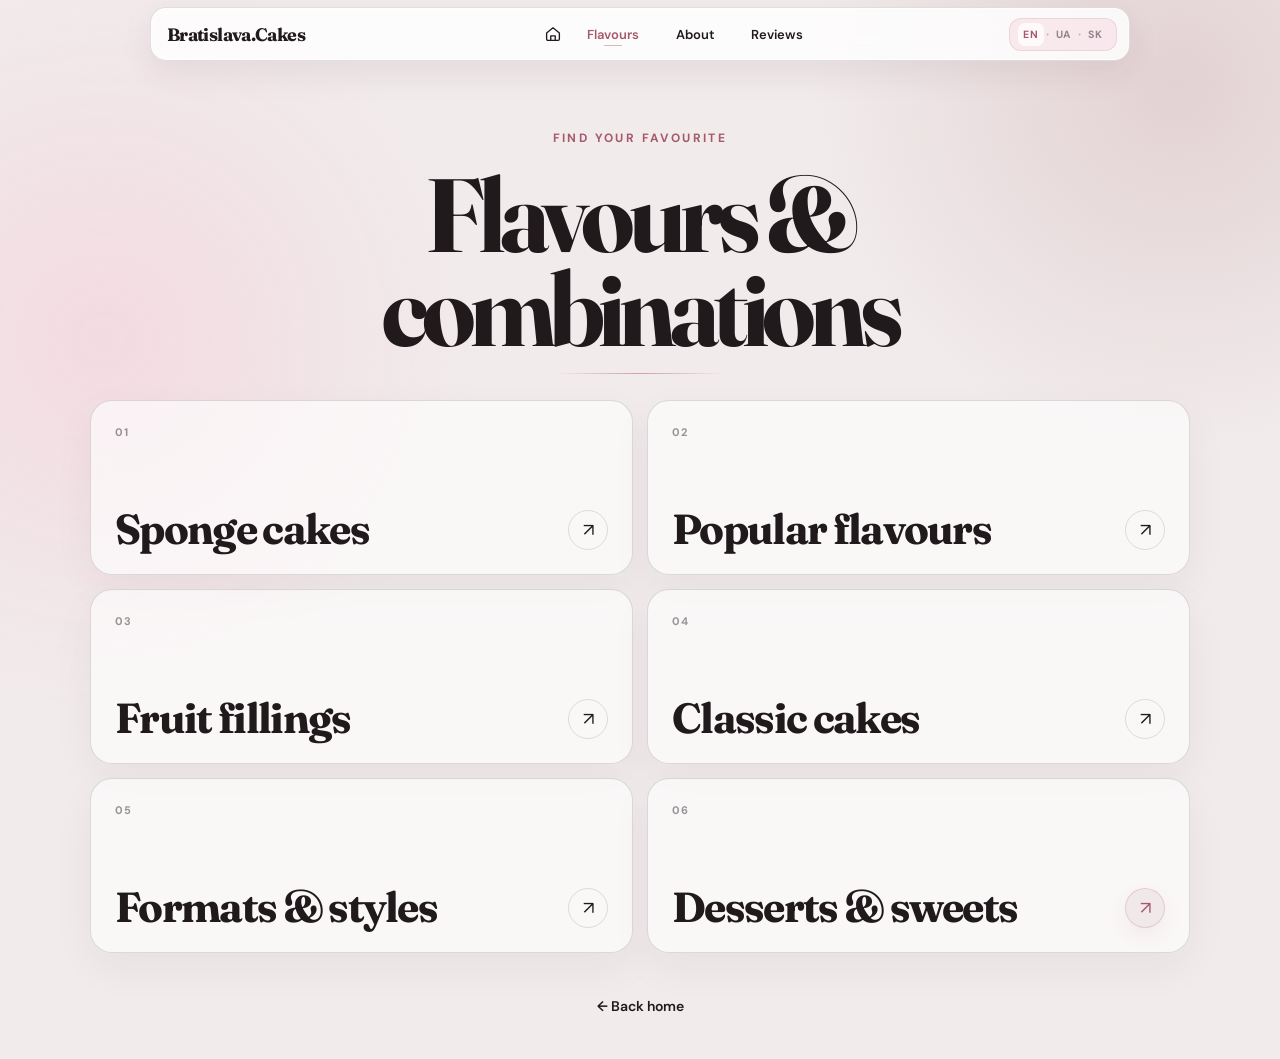
<file: fillings.html>
<!DOCTYPE html>
<html lang="en">
<head>
  <meta charset="UTF-8">
  <meta name="viewport" content="width=device-width, initial-scale=1.0">
  <meta name="description" content="Explore cake flavours, fillings and combinations.">
  <title>Flavours — Bratislava Cakes</title>
  <link rel="preconnect" href="https://fonts.googleapis.com">
  <link rel="preconnect" href="https://fonts.gstatic.com" crossorigin>
  <link href="https://fonts.googleapis.com/css2?family=DM+Sans:wght@400;500;600;700&family=Fraunces:opsz,wght@9..144,700;9..144,800&display=swap" rel="stylesheet">
  <link rel="stylesheet" href="style.css?v=site-layout-10">
</head>
<body>
  <main class="page home-page flavours-page">
    <header class="top-nav">
      <a href="index.html" class="nav-logo" aria-label="Bratislava Cakes home">Bratislava.Cakes</a>

      <nav class="nav-links" aria-label="Main navigation">
        <a href="index.html" class="home-icon-link" aria-label="Home" title="Home">
          <svg viewBox="0 0 24 24" aria-hidden="true">
            <path d="M3.5 10.7 12 3.8l8.5 6.9v8.1a1.7 1.7 0 0 1-1.7 1.7H5.2a1.7 1.7 0 0 1-1.7-1.7v-8.1Z"></path>
            <path d="M9 20.5v-6h6v6"></path>
          </svg>
        </a>
        <a href="fillings.html" class="current" data-i18n="navFillings">Flavours</a>
        <a href="info.html" data-i18n="navInfo">About</a>
        <a href="reviews.html" data-i18n="navReviews">Reviews</a>
      </nav>

      <div class="language-switcher" aria-label="Choose language">
        <button class="language-option active" type="button" data-lang="en" aria-pressed="true">EN</button>
        <span aria-hidden="true">·</span>
        <button class="language-option" type="button" data-lang="uk" aria-pressed="false">UA</button>
        <span aria-hidden="true">·</span>
        <button class="language-option" type="button" data-lang="sk" aria-pressed="false">SK</button>
      </div>
    </header>

    <section class="flavours-hero">
      <p class="hero-kicker" data-i18n="flavoursKicker">Find your favourite</p>
      <h1 data-i18n="flavoursTitle">Flavours &<br>combinations</h1>
    </section>

    <section class="flavour-categories" aria-label="Flavour categories">
      <a href="biscuits.html" class="flavour-category">
        <span class="category-index">01</span>
        <h2 data-i18n="categorySponge">Sponge cakes</h2>
        <span class="category-arrow" aria-hidden="true">↗</span>
      </a>

      <a href="popular.html" class="flavour-category">
        <span class="category-index">02</span>
        <h2 data-i18n="categoryPopular">Popular flavours</h2>
        <span class="category-arrow" aria-hidden="true">↗</span>
      </a>

      <a href="fruits.html" class="flavour-category">
        <span class="category-index">03</span>
        <h2 data-i18n="categoryFruit">Fruit fillings</h2>
        <span class="category-arrow" aria-hidden="true">↗</span>
      </a>

      <a href="classic.html" class="flavour-category">
        <span class="category-index">04</span>
        <h2 data-i18n="categoryClassic">Classic cakes</h2>
        <span class="category-arrow" aria-hidden="true">↗</span>
      </a>

      <a href="shapes.html" class="flavour-category">
        <span class="category-index">05</span>
        <h2 data-i18n="categoryShapes">Formats & styles</h2>
        <span class="category-arrow" aria-hidden="true">↗</span>
      </a>

      <a href="desserts.html" class="flavour-category">
        <span class="category-index">06</span>
        <h2 data-i18n="categoryDesserts">Desserts & sweets</h2>
        <span class="category-arrow" aria-hidden="true">↗</span>
      </a>
    </section>

    <a href="index.html" class="about-back" data-i18n="backHome">← Back home</a>

    <footer class="contacts">
      <p data-i18n="contactText">Contact me</p>
      <div class="contact-links">
        <a href="https://www.instagram.com/torty_bratislava_?igsh=MTR3NGNseXhjaHdnbg==" target="_blank" rel="noopener noreferrer">Instagram</a>
        <a href="https://www.facebook.com/Ilonatortybratislava" target="_blank" rel="noopener noreferrer">Facebook</a>
        <a href="https://t.me/Lol_ita_18" target="_blank" rel="noopener noreferrer">Telegram</a>
        <a href="mailto:younglola.forever@gmail.com">Email</a>
      </div>
    </footer>
  </main>
  <script src="script.js"></script>
</body>
</html>
</file>
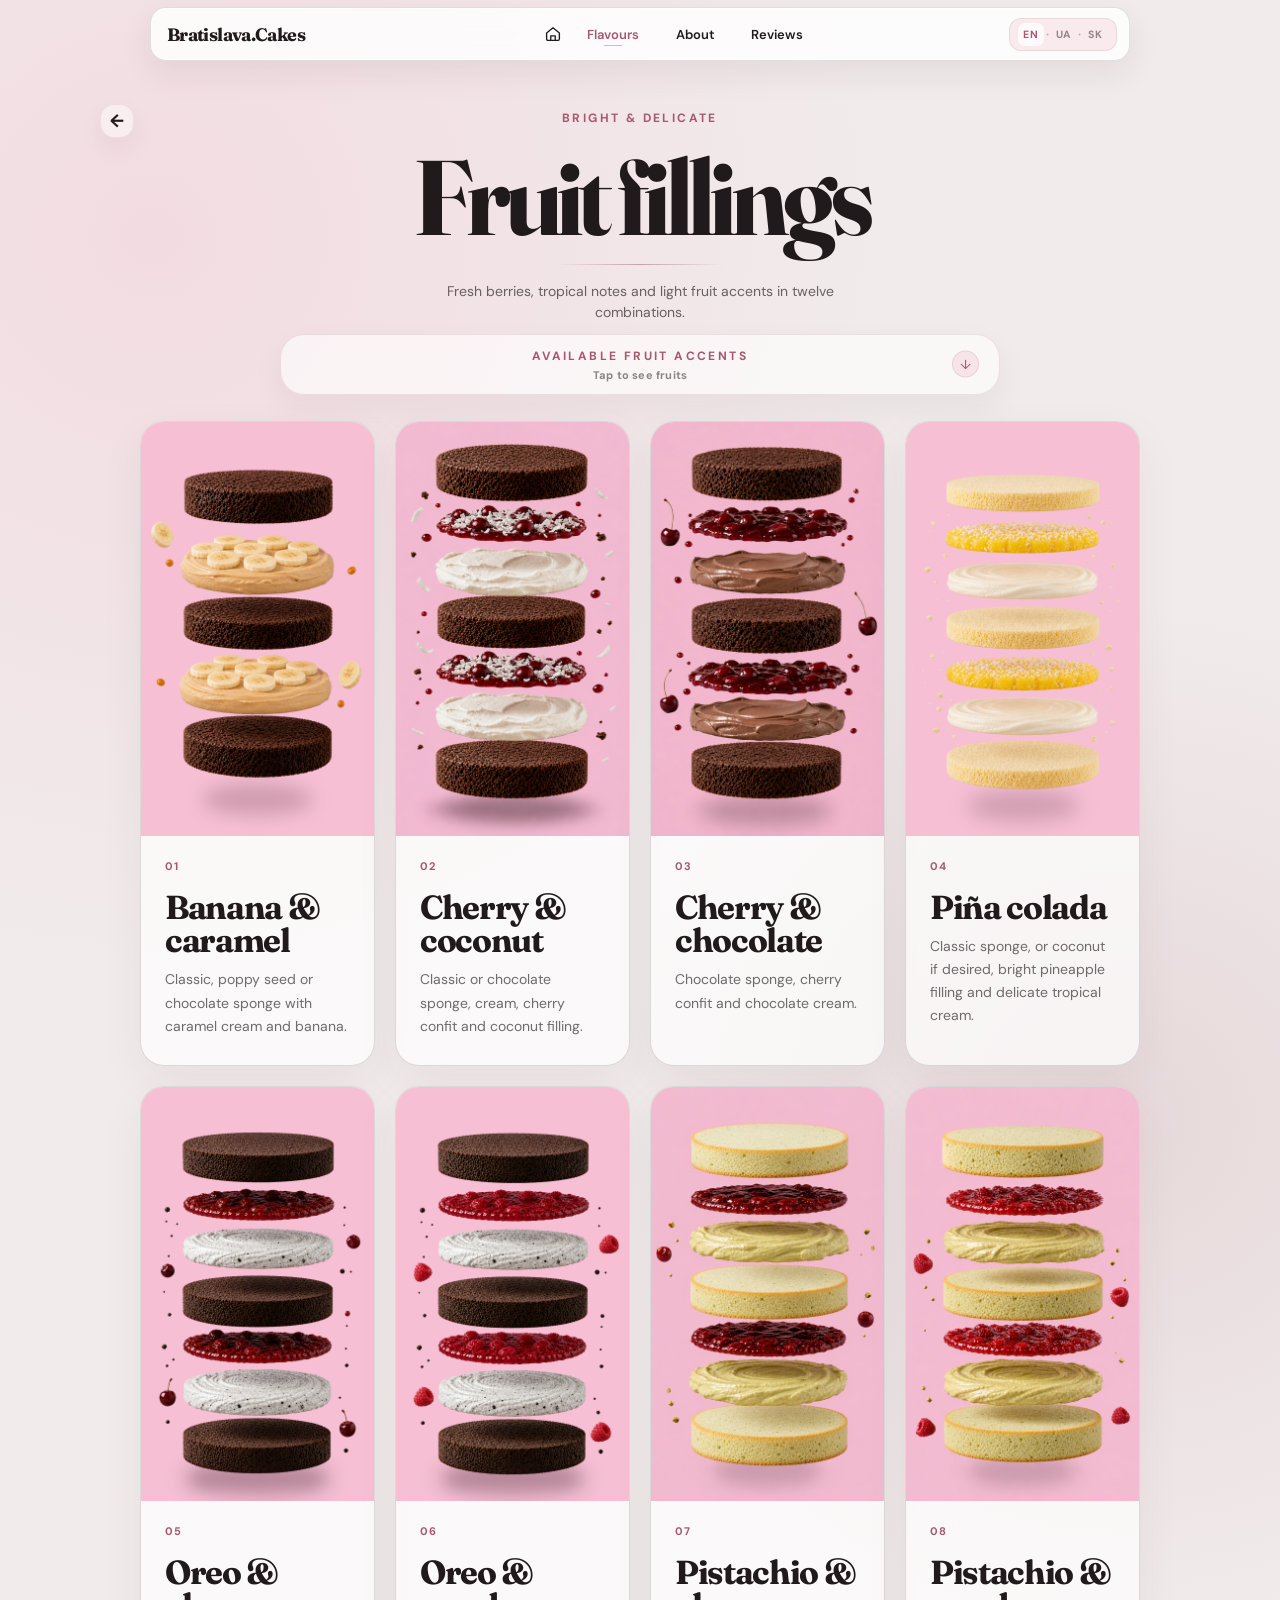
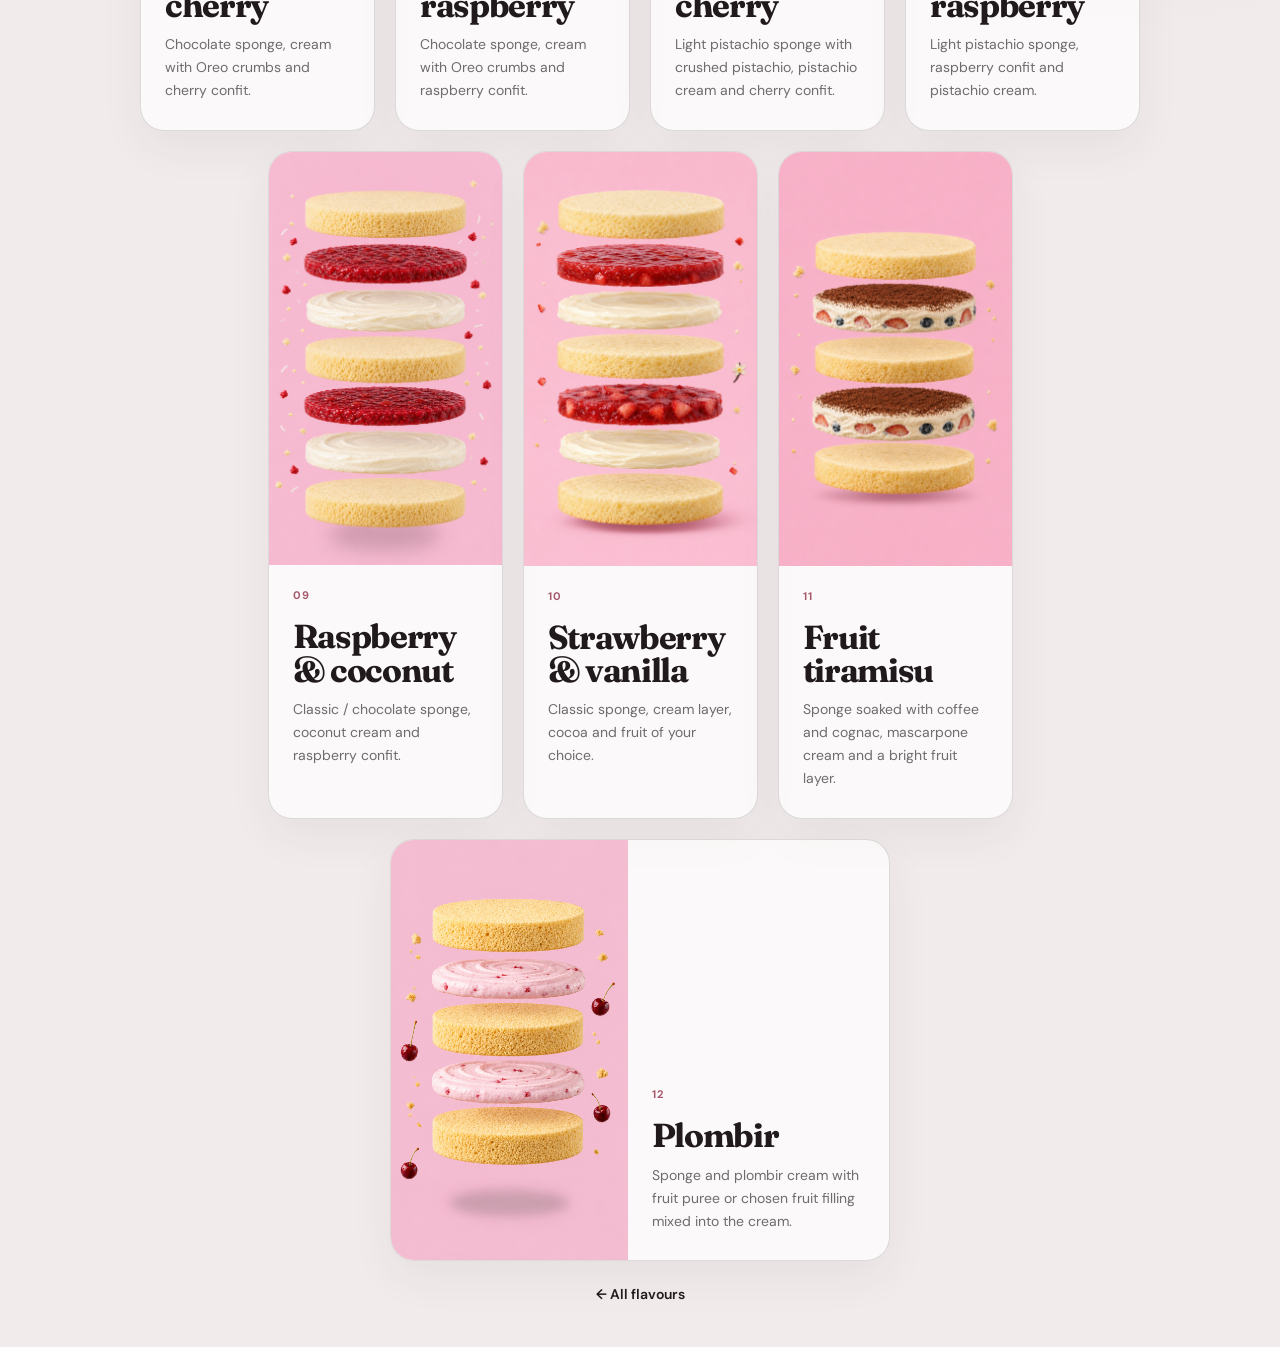
<file: fruits.html>
<!DOCTYPE html><html lang="en"><head>
<meta charset="UTF-8"><meta name="viewport" content="width=device-width, initial-scale=1.0"><title>Fruit fillings — Bratislava Cakes</title>
<link rel="preconnect" href="https://fonts.googleapis.com"><link rel="preconnect" href="https://fonts.gstatic.com" crossorigin><link href="https://fonts.googleapis.com/css2?family=DM+Sans:wght@400;500;600;700&family=Fraunces:opsz,wght@9..144,700;9..144,800&display=swap" rel="stylesheet"><link rel="stylesheet" href="style.css?v=site-layout-10"></head>
<body><main class="page home-page catalog-page fruit-catalog-page">
<header class="top-nav"><a href="index.html" class="nav-logo">Bratislava.Cakes</a><nav class="nav-links"><a href="index.html" class="home-icon-link" aria-label="Home"><svg viewBox="0 0 24 24" aria-hidden="true"><path d="M3.5 10.7 12 3.8l8.5 6.9v8.1a1.7 1.7 0 0 1-1.7 1.7H5.2a1.7 1.7 0 0 1-1.7-1.7v-8.1Z"></path><path d="M9 20.5v-6h6v6"></path></svg></a><a href="fillings.html" class="current" data-i18n="navFillings">Flavours</a><a href="info.html" data-i18n="navInfo">About</a><a href="reviews.html" data-i18n="navReviews">Reviews</a></nav><div class="language-switcher"><button class="language-option active" data-lang="en">EN</button><span>·</span><button class="language-option" data-lang="uk">UA</button><span>·</span><button class="language-option" data-lang="sk">SK</button></div></header>
<section class="catalog-hero"><a href="fillings.html" class="catalog-breadcrumb" data-i18n="backFlavours">← All flavours</a><p class="hero-kicker" data-i18n="fruitKicker">Bright & delicate</p><h1 data-i18n="fruitTitle">Fruit fillings</h1><p data-i18n="fruitIntro">Fresh berries, tropical notes and light fruit accents in twelve combinations.</p></section>
<details class="available-fruits-section">
<summary><span class="hero-kicker" data-i18n="availableFruitsKicker">Available fruit accents</span><small data-i18n="availableFruitsTitle">Tap to see fruits</small></summary>
<div class="fruit-chip-list" aria-label="Available fruits">
<span data-i18n="fruitStrawberry">🍓 Strawberry</span><span data-i18n="fruitPeach">🍑 Peach</span><span data-i18n="fruitBlueberry">🫐 Blueberry</span><span data-i18n="fruitPineapple">🍍 Pineapple</span><span data-i18n="fruitMango">🥭 Mango</span><span data-i18n="fruitKiwi">🥝 Kiwi</span><span data-i18n="fruitBanana">🍌 Banana</span><span data-i18n="fruitOrange">🍊 Orange</span><span data-i18n="fruitCherry">🍒 Cherry</span><span data-i18n="fruitBlackberry">🖤 Blackberry</span><span data-i18n="fruitRaspberry">❤️ Raspberry</span><span data-i18n="fruitMandarin">🍊 Mandarin (seasonal)</span>
</div>
</details>
<section class="catalog-gallery collection-grid">
<article class="catalog-item"><img src="images/fillings/bananacaramel.png" alt="Banana and caramel"><div class="catalog-copy"><span>01</span><h2 data-i18n="fBananaCaramel">Banana & caramel</h2></div></article>
<article class="catalog-item"><img src="images/fillings/cherryandcoconut.png" alt="Cherry and coconut"><div class="catalog-copy"><span>02</span><h2 data-i18n="fCherryCoconut">Cherry & coconut</h2></div></article>
<article class="catalog-item"><img src="images/fillings/cherrychocolate.png" alt="Cherry and chocolate"><div class="catalog-copy"><span>03</span><h2 data-i18n="fCherryChocolate">Cherry & chocolate</h2></div></article>
<article class="catalog-item"><img src="images/fillings/pinakolada.png" alt="Pina colada"><div class="catalog-copy"><span>04</span><h2 data-i18n="fPinaColada">Piña colada</h2></div></article>
<article class="catalog-item"><img src="images/fillings/oreocherry.png" alt="Oreo and cherry"><div class="catalog-copy"><span>05</span><h2 data-i18n="fOreoCherry">Oreo & cherry</h2></div></article>
<article class="catalog-item"><img src="images/fillings/oreoraspberry.png" alt="Oreo and raspberry"><div class="catalog-copy"><span>06</span><h2 data-i18n="fOreoRaspberry">Oreo & raspberry</h2></div></article>
<article class="catalog-item"><img src="images/fillings/phistaciacherry.png" alt="Pistachio and cherry"><div class="catalog-copy"><span>07</span><h2 data-i18n="fPistachioCherry">Pistachio & cherry</h2></div></article>
<article class="catalog-item"><img src="images/fillings/phistaciaraspberry.png" alt="Pistachio and raspberry"><div class="catalog-copy"><span>08</span><h2 data-i18n="fPistachioRaspberry">Pistachio & raspberry</h2></div></article>
<article class="catalog-item"><img src="images/fillings/raspberryandcoconut.png" alt="Raspberry and coconut"><div class="catalog-copy"><span>09</span><h2 data-i18n="fRaspberryCoconut">Raspberry & coconut</h2></div></article>
<article class="catalog-item"><img src="images/fillings/strawberryvanilla-v2.png" alt="Strawberry and vanilla cake layers"><div class="catalog-copy"><span>10</span><h2 data-i18n="fStrawberryVanilla">Strawberry & vanilla</h2></div></article>
<article class="catalog-item"><img src="images/fillings/teramisufruits.png" alt="Fruit tiramisu"><div class="catalog-copy"><span>11</span><h2 data-i18n="fFruitTiramisu">Fruit tiramisu</h2></div></article>
<article class="catalog-item fruit-plombir-card"><img src="images/fillings/plombircherry.png" alt="Plombir fruit filling"><div class="catalog-copy"><span>12</span><h2 data-i18n="fPlombirCherry">Plombir</h2></div></article>
</section><a href="fillings.html" class="about-back" data-i18n="backFlavours">← All flavours</a><footer class="contacts"><p data-i18n="contactText">Contact me</p><div class="contact-links"><a href="https://www.instagram.com/torty_bratislava_?igsh=MTR3NGNseXhjaHdnbg==" target="_blank">Instagram</a><a href="https://www.facebook.com/Ilonatortybratislava" target="_blank">Facebook</a><a href="https://t.me/Lol_ita_18" target="_blank">Telegram</a><a href="mailto:younglola.forever@gmail.com">Email</a></div></footer></main><script src="script.js"></script></body></html>
</file>
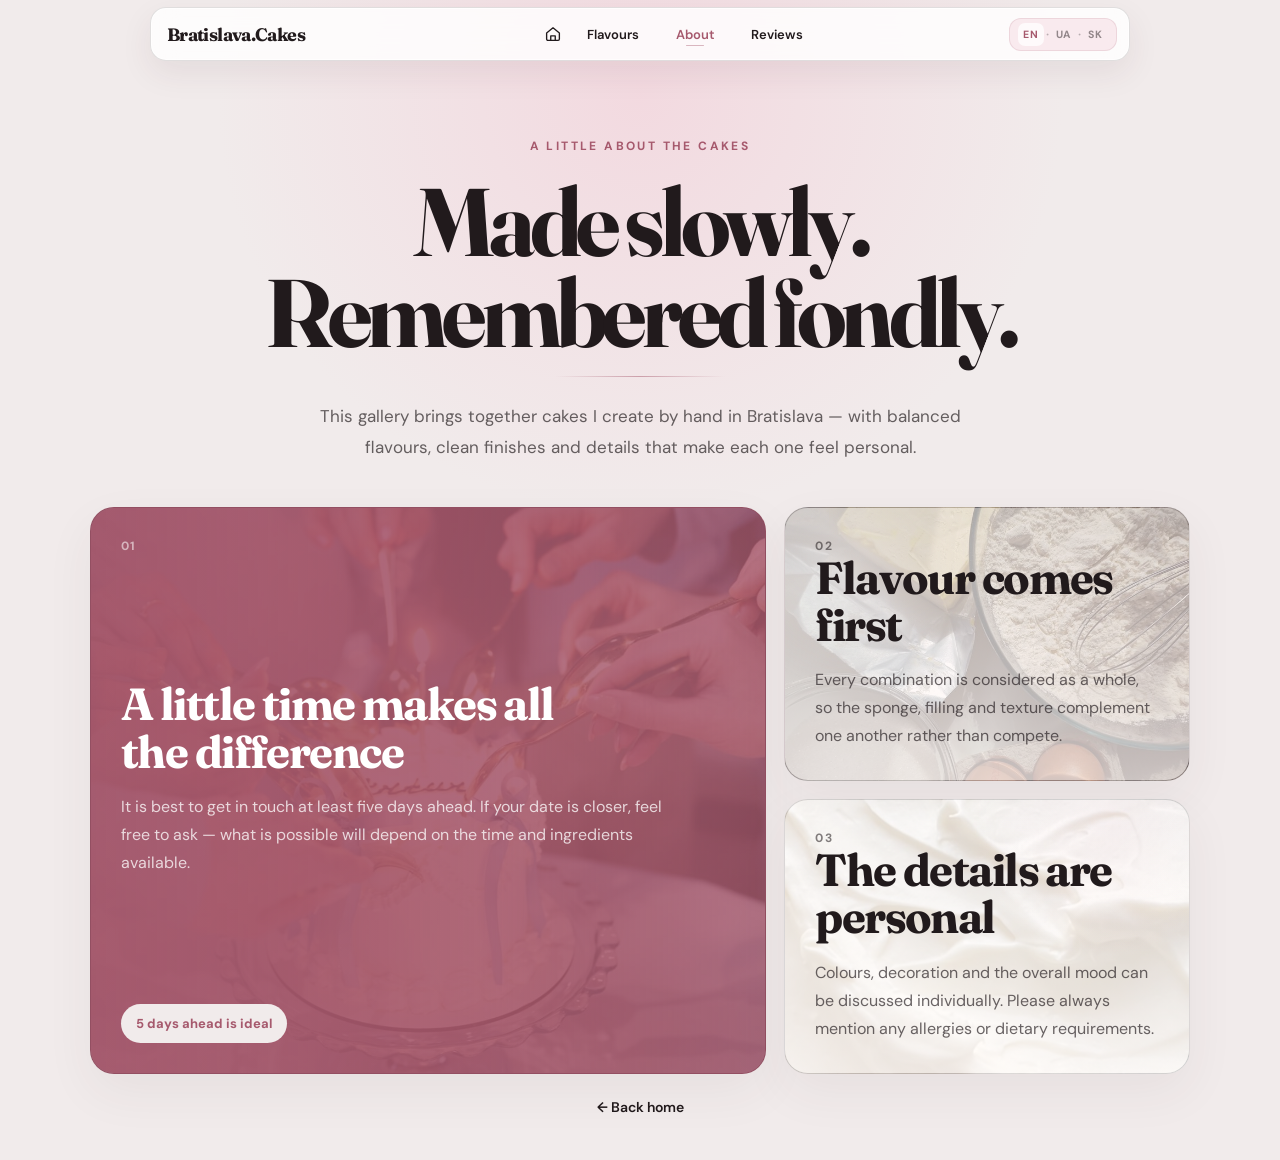
<file: info.html>
<!DOCTYPE html>
<html lang="en">
<head>
  <meta charset="UTF-8">
  <meta name="viewport" content="width=device-width, initial-scale=1.0">
  <meta name="description" content="About Bratislava Cakes and how each cake is prepared.">
  <title>About — Bratislava Cakes</title>
  <link rel="preconnect" href="https://fonts.googleapis.com">
  <link rel="preconnect" href="https://fonts.gstatic.com" crossorigin>
  <link href="https://fonts.googleapis.com/css2?family=DM+Sans:wght@400;500;600;700&family=Fraunces:opsz,wght@9..144,700;9..144,800&display=swap" rel="stylesheet">
  <link rel="stylesheet" href="style.css?v=site-layout-10">
</head>
<body>
  <main class="page home-page about-page">
    <header class="top-nav">
      <a href="index.html" class="nav-logo" aria-label="Bratislava Cakes home">Bratislava.Cakes</a>

      <nav class="nav-links" aria-label="Main navigation">
        <a href="index.html" class="home-icon-link" aria-label="Home" title="Home">
          <svg viewBox="0 0 24 24" aria-hidden="true">
            <path d="M3.5 10.7 12 3.8l8.5 6.9v8.1a1.7 1.7 0 0 1-1.7 1.7H5.2a1.7 1.7 0 0 1-1.7-1.7v-8.1Z"></path>
            <path d="M9 20.5v-6h6v6"></path>
          </svg>
        </a>
        <a href="fillings.html" data-i18n="navFillings">Flavours</a>
        <a href="info.html" class="current" data-i18n="navInfo">About</a>
        <a href="reviews.html" data-i18n="navReviews">Reviews</a>
      </nav>

      <div class="language-switcher" aria-label="Choose language">
        <button class="language-option active" type="button" data-lang="en" aria-pressed="true">EN</button>
        <span aria-hidden="true">·</span>
        <button class="language-option" type="button" data-lang="uk" aria-pressed="false">UA</button>
        <span aria-hidden="true">·</span>
        <button class="language-option" type="button" data-lang="sk" aria-pressed="false">SK</button>
      </div>
    </header>

    <section class="about-hero">
      <p class="hero-kicker" data-i18n="aboutKicker">A little about the cakes</p>
      <h1 data-i18n="aboutTitle">Made slowly.<br>Remembered fondly.</h1>
      <p class="about-intro" data-i18n="aboutIntro">
        This gallery brings together cakes I create by hand in Bratislava — with balanced flavours, clean finishes and details that make each one feel personal.
      </p>
    </section>

    <section class="about-grid">
      <article class="about-card about-card-featured">
        <span class="about-number">01</span>
        <div>
          <h2 data-i18n="aboutTimeTitle">A little time makes all the difference</h2>
          <p data-i18n="aboutTimeText">
            It is best to get in touch at least five days ahead. If your date is closer, feel free to ask — what is possible will depend on the time and ingredients available.
          </p>
        </div>
        <strong class="days-note" data-i18n="aboutDays">5 days ahead is ideal</strong>
      </article>

      <article class="about-card about-card-ingredients">
        <span class="about-number">02</span>
        <div>
          <h2 data-i18n="aboutFlavourTitle">Flavour comes first</h2>
          <p data-i18n="aboutFlavourText">
            Every combination is considered as a whole, so the sponge, filling and texture complement one another rather than compete.
          </p>
        </div>
      </article>

      <article class="about-card about-card-cream">
        <span class="about-number">03</span>
        <div>
          <h2 data-i18n="aboutDetailsTitle">The details are personal</h2>
          <p data-i18n="aboutDetailsText">
            Colours, decoration and the overall mood can be discussed individually. Please always mention any allergies or dietary requirements.
          </p>
        </div>
      </article>
    </section>

    <a href="index.html" class="about-back" data-i18n="backHome">← Back home</a>

    <footer class="contacts">
      <p data-i18n="contactText">Contact me</p>
      <div class="contact-links">
        <a href="https://www.instagram.com/torty_bratislava_?igsh=MTR3NGNseXhjaHdnbg==" target="_blank" rel="noopener noreferrer">Instagram</a>
        <a href="https://www.facebook.com/Ilonatortybratislava" target="_blank" rel="noopener noreferrer">Facebook</a>
        <a href="https://t.me/Lol_ita_18" target="_blank" rel="noopener noreferrer">Telegram</a>
        <a href="mailto:younglola.forever@gmail.com">Email</a>
      </div>
    </footer>
  </main>
  <script src="script.js"></script>
</body>
</html>
</file>
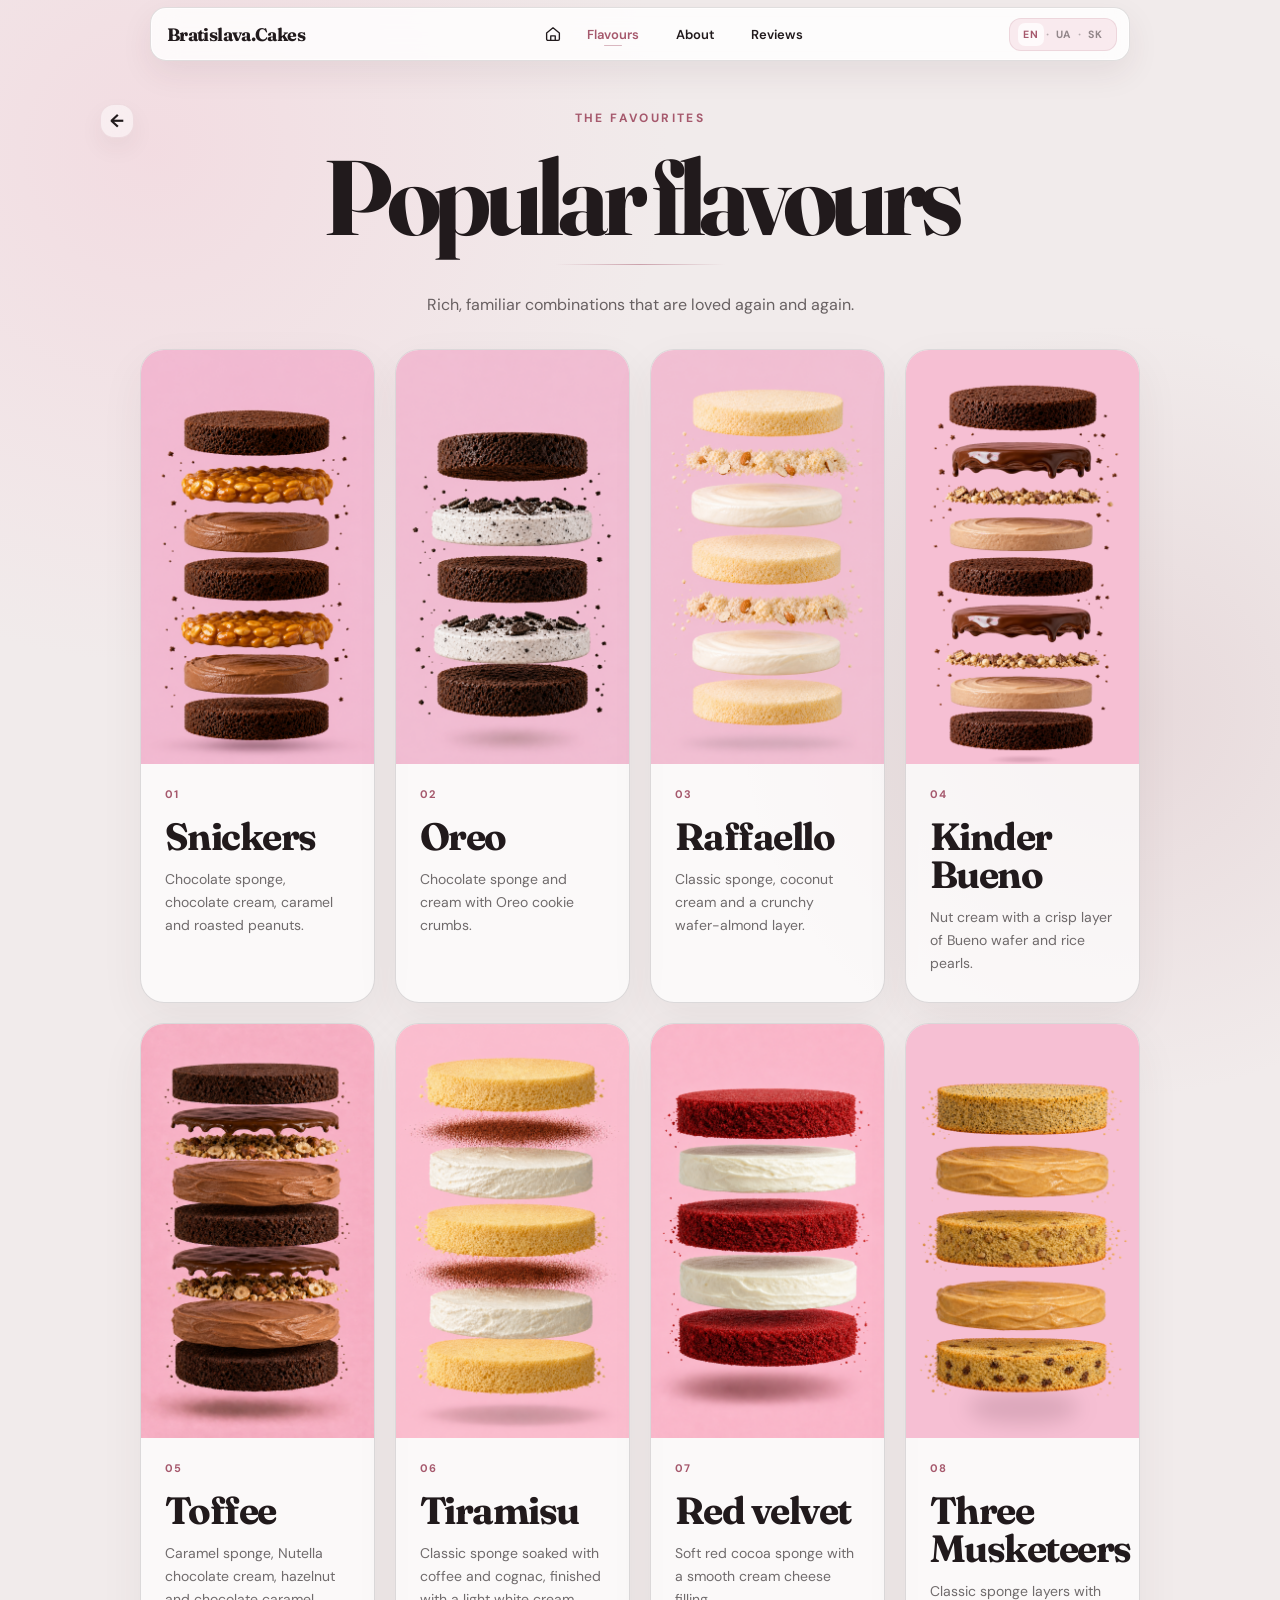
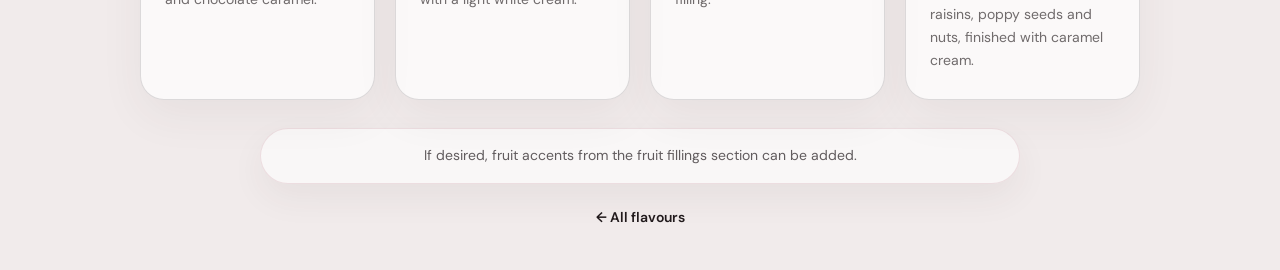
<file: popular.html>
<!DOCTYPE html>
<html lang="en">
<head>
  <meta charset="UTF-8">
  <meta name="viewport" content="width=device-width, initial-scale=1.0">
  <meta name="description" content="Explore popular cake flavour combinations.">
  <title>Popular flavours — Bratislava Cakes</title>
  <link rel="preconnect" href="https://fonts.googleapis.com">
  <link rel="preconnect" href="https://fonts.gstatic.com" crossorigin>
  <link href="https://fonts.googleapis.com/css2?family=DM+Sans:wght@400;500;600;700&family=Fraunces:opsz,wght@9..144,700;9..144,800&display=swap" rel="stylesheet">
  <link rel="stylesheet" href="style.css?v=site-layout-10">
</head>
<body>
  <main class="page home-page catalog-page">
    <header class="top-nav">
      <a href="index.html" class="nav-logo" aria-label="Bratislava Cakes home">Bratislava.Cakes</a>
      <nav class="nav-links" aria-label="Main navigation">
        <a href="index.html" class="home-icon-link" aria-label="Home" title="Home"><svg viewBox="0 0 24 24" aria-hidden="true"><path d="M3.5 10.7 12 3.8l8.5 6.9v8.1a1.7 1.7 0 0 1-1.7 1.7H5.2a1.7 1.7 0 0 1-1.7-1.7v-8.1Z"></path><path d="M9 20.5v-6h6v6"></path></svg></a>
        <a href="fillings.html" class="current" data-i18n="navFillings">Flavours</a><a href="info.html" data-i18n="navInfo">About</a><a href="reviews.html" data-i18n="navReviews">Reviews</a>
      </nav>
      <div class="language-switcher" aria-label="Choose language"><button class="language-option active" type="button" data-lang="en" aria-pressed="true">EN</button><span aria-hidden="true">·</span><button class="language-option" type="button" data-lang="uk" aria-pressed="false">UA</button><span aria-hidden="true">·</span><button class="language-option" type="button" data-lang="sk" aria-pressed="false">SK</button></div>
    </header>

    <section class="catalog-hero">
      <a href="fillings.html" class="catalog-breadcrumb" data-i18n="backFlavours">← All flavours</a>
      <p class="hero-kicker" data-i18n="popularKicker">The favourites</p>
      <h1 data-i18n="popularTitle">Popular flavours</h1>
      <p data-i18n="popularIntro">Rich, familiar combinations that are loved again and again.</p>
    </section>

    <section class="catalog-gallery popular-grid">
      <article class="catalog-item" id="cake-snickers"><img src="images/fillings/snickers.png" alt="Snickers cake layers"><div class="catalog-copy"><span>01</span><h2>Snickers</h2><p data-i18n="snickersText">Chocolate sponge, chocolate cream, caramel and roasted peanuts.</p></div></article>
      <article class="catalog-item" id="cake-oreo"><img src="images/fillings/oreo.png" alt="Oreo cake layers"><div class="catalog-copy"><span>02</span><h2>Oreo</h2><p data-i18n="oreoText">Chocolate sponge and cream with Oreo cookie crumbs.</p></div></article>
      <article class="catalog-item" id="cake-raffaello"><img src="images/fillings/rafaello.png" alt="Raffaello cake layers"><div class="catalog-copy"><span>03</span><h2>Raffaello</h2><p data-i18n="rafaelloText">Classic sponge, coconut cream and a crunchy wafer-almond layer.</p></div></article>
      <article class="catalog-item"><img src="images/fillings/bueno.png" alt="Kinder Bueno cake layers"><div class="catalog-copy"><span>04</span><h2>Kinder Bueno</h2><p data-i18n="buenoText">Nut cream with a crisp layer of Bueno wafer and rice pearls.</p></div></article>
      <article class="catalog-item"><img src="images/fillings/toffee.png" alt="Toffee cake layers"><div class="catalog-copy"><span>05</span><h2>Toffee</h2><p data-i18n="toffeeText">Caramel sponge, Nutella chocolate cream, hazelnut and chocolate caramel.</p></div></article>
      <article class="catalog-item"><img src="images/fillings/tiramisu.png" alt="Tiramisu cake layers"><div class="catalog-copy"><span>06</span><h2>Tiramisu</h2><p data-i18n="tiramisuText">Classic sponge soaked with coffee and cognac, finished with a light white cream.</p></div></article>
      <article class="catalog-item"><img src="images/fillings/redoksamit.png" alt="Red velvet cake layers"><div class="catalog-copy"><span>07</span><h2 data-i18n="redVelvet">Red velvet</h2><p data-i18n="redVelvetText">Soft red cocoa sponge with a smooth cream cheese filling.</p></div></article>
      <article class="catalog-item"><img src="images/fillings/trimushkitera.png" alt="Three Musketeers cake layers"><div class="catalog-copy"><span>08</span><h2 data-i18n="musketeers">Three Musketeers</h2><p data-i18n="musketeersText">Classic sponge layers with raisins, poppy seeds and nuts, finished with caramel cream.</p></div></article>
    </section>

    <p class="catalog-note" data-i18n="fruitAddOnNote">If desired, fruit accents from the fruit fillings section can be added.</p>

    <a href="fillings.html" class="about-back" data-i18n="backFlavours">← All flavours</a>
    <footer class="contacts"><p data-i18n="contactText">Contact me</p><div class="contact-links"><a href="https://www.instagram.com/torty_bratislava_?igsh=MTR3NGNseXhjaHdnbg==" target="_blank" rel="noopener noreferrer">Instagram</a><a href="https://www.facebook.com/Ilonatortybratislava" target="_blank" rel="noopener noreferrer">Facebook</a><a href="https://t.me/Lol_ita_18" target="_blank" rel="noopener noreferrer">Telegram</a><a href="mailto:younglola.forever@gmail.com">Email</a></div></footer>
  </main>
  <script src="script.js"></script>
</body>
</html>
</file>
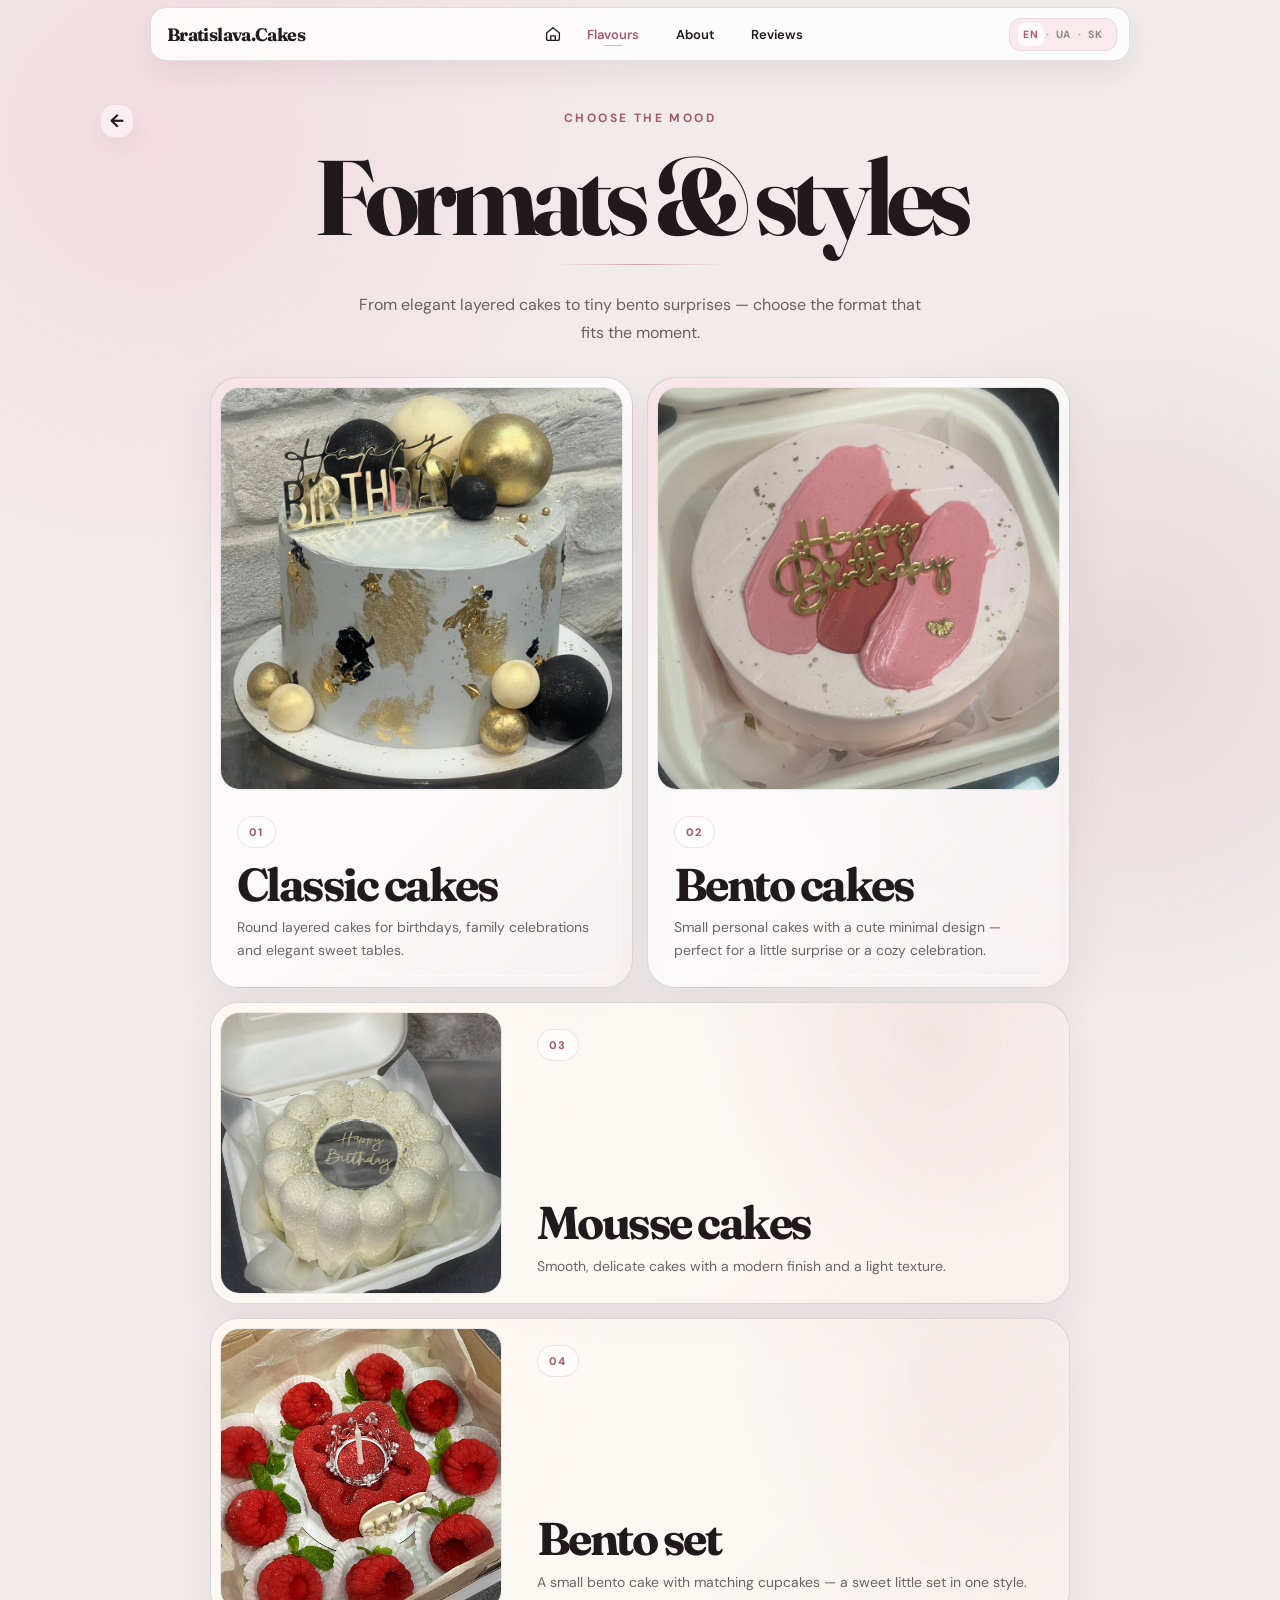
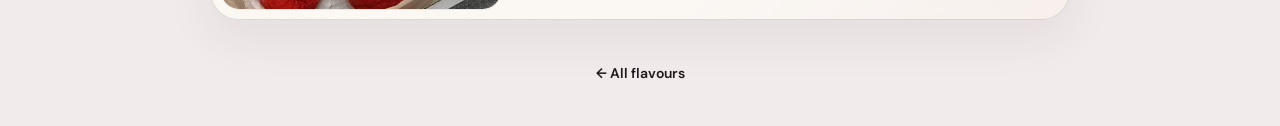
<file: shapes.html>
<!DOCTYPE html>
<html lang="en">
<head>
  <meta charset="UTF-8">
  <meta name="viewport" content="width=device-width, initial-scale=1.0">
  <title>Formats & styles — Bratislava Cakes</title>
  <link rel="preconnect" href="https://fonts.googleapis.com">
  <link rel="preconnect" href="https://fonts.gstatic.com" crossorigin>
  <link href="https://fonts.googleapis.com/css2?family=DM+Sans:wght@400;500;600;700&family=Fraunces:opsz,wght@9..144,700;9..144,800&display=swap" rel="stylesheet">
  <link rel="stylesheet" href="style.css?v=site-layout-10">
</head>
<body>
  <main class="page home-page catalog-page formats-page">
    <header class="top-nav">
      <a href="index.html" class="nav-logo">Bratislava.Cakes</a>
      <nav class="nav-links">
        <a href="index.html" class="home-icon-link" aria-label="Home">
          <svg viewBox="0 0 24 24" aria-hidden="true">
            <path d="M3.5 10.7 12 3.8l8.5 6.9v8.1a1.7 1.7 0 0 1-1.7 1.7H5.2a1.7 1.7 0 0 1-1.7-1.7v-8.1Z"></path>
            <path d="M9 20.5v-6h6v6"></path>
          </svg>
        </a>
        <a href="fillings.html" class="current" data-i18n="navFillings">Flavours</a>
        <a href="info.html" data-i18n="navInfo">About</a>
        <a href="reviews.html" data-i18n="navReviews">Reviews</a>
      </nav>
      <div class="language-switcher">
        <button class="language-option active" data-lang="en">EN</button>
        <span>·</span>
        <button class="language-option" data-lang="uk">UA</button>
        <span>·</span>
        <button class="language-option" data-lang="sk">SK</button>
      </div>
    </header>

    <section class="catalog-hero">
      <a href="fillings.html" class="catalog-breadcrumb" data-i18n="backFlavours">← All flavours</a>
      <p class="hero-kicker" data-i18n="formatsKicker">Choose the mood</p>
      <h1 data-i18n="formatsTitle">Formats & styles</h1>
      <p data-i18n="formatsIntro">From elegant layered cakes to tiny bento surprises — choose the format that fits the moment.</p>
    </section>

    <section class="format-grid" aria-label="Formats and styles">
      <article class="format-card">
        <figure class="format-photo" style="--format-photo: url('images/formats/classic-white-black-gold.jpeg')">
          <img class="format-image-classic" src="images/formats/classic-white-black-gold.jpeg" alt="Classic white cake with black and gold birthday details">
        </figure>
        <div class="format-card-copy">
          <span>01</span>
          <h2 data-i18n="formatClassicTitle">Classic cakes</h2>
          <p data-i18n="formatClassicText">Round layered cakes for birthdays, family celebrations and elegant sweet tables.</p>
        </div>
      </article>

      <article class="format-card">
        <figure class="format-photo" style="--format-photo: url('images/formats/bento-pink-brush.jpeg')">
          <img class="format-image-bento" src="images/formats/bento-pink-brush.jpeg" alt="Pink bento cake with soft brush decoration">
        </figure>
        <div class="format-card-copy">
          <span>02</span>
          <h2 data-i18n="formatBentoTitle">Bento cakes</h2>
          <p data-i18n="formatBentoText">Small personal cakes with a cute minimal design — perfect for a little surprise or a cozy celebration.</p>
        </div>
      </article>

      <article class="format-card format-featured">
        <figure class="format-photo" style="--format-photo: url('images/formats/mousse-white-bento.jpeg')">
          <img class="format-image-mousse" src="images/formats/mousse-white-bento.jpeg" alt="White mousse cake with a soft modern shape">
        </figure>
        <div class="format-card-copy">
          <span>03</span>
          <h2 data-i18n="formatMousseTitle">Mousse cakes</h2>
          <p data-i18n="formatMousseText">Smooth, delicate cakes with a modern finish and a light texture.</p>
        </div>
      </article>

      <article class="format-card format-wide">
        <figure class="format-photo" style="--format-photo: url('images/formats/red-mousse-bento-set.jpeg')">
          <img class="format-image-set" src="images/formats/red-mousse-bento-set.jpeg" alt="Red mousse bento set with matching pastries">
        </figure>
        <div class="format-card-copy">
          <span>04</span>
          <h2 data-i18n="formatBentoSetTitle">Bento set</h2>
          <p data-i18n="formatBentoSetText">A small bento cake with matching cupcakes — a sweet little set in one style.</p>
        </div>
      </article>
    </section>

    <a href="fillings.html" class="about-back" data-i18n="backFlavours">← All flavours</a>

    <footer class="contacts">
      <p data-i18n="contactText">Contact me</p>
      <div class="contact-links">
        <a href="https://www.instagram.com/torty_bratislava_?igsh=MTR3NGNseXhjaHdnbg==" target="_blank">Instagram</a>
        <a href="https://www.facebook.com/Ilonatortybratislava" target="_blank">Facebook</a>
        <a href="https://t.me/Lol_ita_18" target="_blank">Telegram</a>
        <a href="mailto:younglola.forever@gmail.com">Email</a>
      </div>
    </footer>
  </main>
  <script src="script.js"></script>
</body>
</html>
</file>
<file: style.css>
/* =========================
   БАЗОВІ НАЛАШТУВАННЯ
========================= */

* {
  margin: 0;
  padding: 0;
  box-sizing: border-box;
}

:root {
  --dark-pink: #A6596D;
  --bright-pink: #F2859A;
  --dusty-pink: #BE8F97;
  --light-pink: #F3D5DD;
  --cream: #F1EBEB;
  --text-dark: #6D2932;
  --ink: #211A1C;
  --white: #ffffff;
}

body {
  min-height: 100vh;
  overflow-x: hidden;

  font-family: Arial, sans-serif;
  color: var(--text-dark);

  background:
    radial-gradient(
      circle at top,
      var(--light-pink) 0%,
      var(--cream) 45%,
      var(--dusty-pink) 100%
    );
}

img {
  max-width: 100%;
}

.page {
  min-height: 100vh;
  padding-top: 76px;
}

/* =========================
   ВЕРХНЄ МЕНЮ
========================= */

.top-nav {
  position: fixed;
  top: 7px;
  left: 50%;
  z-index: 1000;
  transform: translateX(-50%);

  width: calc(100% - 40px);
  max-width: 1080px;

  margin: 0 auto;
  padding: 9px 12px 9px 18px;

  display: grid;
  grid-template-columns: 190px minmax(390px, 1fr) 118px;
  align-items: center;
  gap: 14px;
  min-height: 56px;

  background: rgba(255, 255, 255, 0.8);
  border: 1px solid rgba(166, 89, 109, 0.18);
  border-radius: 16px;

  backdrop-filter: blur(14px);
  -webkit-backdrop-filter: blur(14px);

  box-shadow:
    inset 0 0 0 1px rgba(255, 255, 255, 0.7),
    0 14px 40px rgba(73, 43, 51, 0.09);
  transition: top 0.22s ease, padding 0.22s ease, max-width 0.22s ease, border-radius 0.22s ease, box-shadow 0.22s ease, background 0.22s ease;
}

.nav-logo {
  display: flex;
  align-items: center;
  gap: 12px;
  width: 190px;
  white-space: nowrap;

  color: var(--ink);
  text-decoration: none;
  font-family: "Fraunces", serif;
  font-size: 18px;
  font-weight: 700;
  letter-spacing: -0.035em;
  transition: font-size 0.22s ease, color 0.22s ease;
}

.nav-logo img {
  width: 48px;
  height: 48px;

  border-radius: 50%;
  object-fit: cover;

  border: 2px solid var(--light-pink);
}

.nav-links {
  display: grid;
  grid-template-columns: 38px repeat(3, 92px);
  align-items: center;
  justify-content: center;
  gap: 6px;
  width: 100%;
}

.nav-links a {
  position: relative;
  min-height: 38px;
  padding: 0 10px;

  display: inline-flex;
  align-items: center;
  justify-content: center;

  color: var(--ink);
  background: transparent;

  border: 1px solid transparent;
  border-radius: 10px;

  text-decoration: none;
  font-size: 13px;
  font-weight: 600;
  white-space: nowrap;

  transition: 0.25s;
}

.nav-links a:hover {
  color: var(--dark-pink);
  background: rgba(243, 213, 221, 0.55);
  transform: none;
}

.nav-links a.active,
.nav-links a.current {
  color: var(--dark-pink);
  background: transparent;
  border-color: transparent;
  box-shadow: none;
}

.nav-links a.current::after,
.nav-links a.active::after {
  content: "";
  position: absolute;
  left: 50%;
  bottom: 5px;
  width: 18px;
  height: 1px;
  border-radius: 999px;
  background: rgba(166, 89, 109, 0.42);
  transform: translateX(-50%);
}

.nav-links .home-icon-link {
  width: 38px;
  height: 38px;
  padding: 0;
}

body.nav-scrolled .top-nav {
  top: 7px;
  max-width: 1080px;
  padding: 9px 12px 9px 18px;
  background: rgba(255, 255, 255, 0.8);
  border-color: rgba(166, 89, 109, 0.18);
  border-radius: 16px;
  box-shadow:
    inset 0 0 0 1px rgba(255, 255, 255, 0.7),
    0 14px 40px rgba(73, 43, 51, 0.09);
}

body.nav-scrolled .nav-logo {
  font-size: 18px;
}

body.nav-scrolled .nav-links a {
  min-height: 38px;
  padding: 0 10px;
  font-size: 13px;
}

body.nav-scrolled .nav-links .home-icon-link {
  width: 38px;
  height: 38px;
  padding: 0;
}

/* =========================
   ГОЛОВНИЙ ЕКРАН
========================= */

.main-hero {
  position: relative;

  min-height: 720px;
  overflow: hidden;

  padding: 70px 24px 80px;

  text-align: center;
}

.hero-content {
  position: relative;
  z-index: 3;
}

.hero-logo {
  width: 190px;
  height: 190px;

  margin-bottom: 26px;

  border-radius: 50%;
  object-fit: cover;

  border: 0.5px solid rgba(0, 0, 0, 0.25);

  box-shadow:
    0 0 28px rgba(0, 0, 0, 0.14),
    0 0 50px rgba(0, 0, 0, 0.08);
}

.hero-content h1,
.hero-title {
  max-width: 900px;
  margin: 0 auto;

  font-family: "Lilita One", sans-serif;
  font-size: clamp(54px, 7vw, 82px);
  font-weight: 400;
  line-height: 0.95;
  letter-spacing: 1px;

  color: var(--dark-pink);

  text-shadow:
    0 4px 10px rgba(166, 89, 109, 0.12);
}

/* =========================
   РОЖЕВА ДУГА
========================= */

.pink-ribbon {
  position: absolute;
  top: 280px;
  left: 0;
  z-index: 1;

  width: 100%;
  height: 350px;

  pointer-events: none;

  filter:
    drop-shadow(0 28px 28px rgba(166, 89, 109, 0.32))
    drop-shadow(0 10px 18px rgba(109, 41, 50, 0.18))
    drop-shadow(0 -8px 16px rgba(255, 255, 255, 0.25));
}

.main-hero::before,
.main-hero::after {
  content: none;
  display: none;
}

/* =========================
   КОНТАКТИ
========================= */

.contacts {
  width: calc(100% - 40px);
  max-width: 900px;

  margin: 30px auto 40px;
  padding: 22px;

  color: var(--dark-pink);
  text-align: center;

  background: rgba(241, 235, 235, 0.75);
  border: 1px solid rgba(166, 89, 109, 0.35);
  border-radius: 22px;

  box-shadow: 0 12px 30px rgba(166, 89, 109, 0.12);
}

.contacts p {
  margin-bottom: 12px;

  text-align: center;
  font-weight: 800;
}

.contact-links {
  display: flex;
  justify-content: center;
  flex-wrap: wrap;
  gap: 12px;
}

.contact-links a {
  padding: 10px 16px;

  display: inline-flex;
  align-items: center;
  gap: 8px;

  color: var(--dark-pink);
  background: var(--light-pink);

  border: 1px solid rgba(166, 89, 109, 0.3);
  border-radius: 14px;

  text-decoration: none;
  font-size: 14px;
  font-weight: 700;

  transition: 0.25s;
}

.contact-links a::before {
  width: 17px;
  height: 17px;
  display: inline-block;
  flex: 0 0 17px;
  content: "";
  background-color: currentColor;
  opacity: 0.9;
}

.contact-links a[href*="instagram"]::before {
  -webkit-mask: url("data:image/svg+xml,%3Csvg viewBox='0 0 24 24' xmlns='http://www.w3.org/2000/svg'%3E%3Cpath d='M7.6 2.8h8.8A4.8 4.8 0 0 1 21.2 7.6v8.8a4.8 4.8 0 0 1-4.8 4.8H7.6a4.8 4.8 0 0 1-4.8-4.8V7.6A4.8 4.8 0 0 1 7.6 2.8Zm0 2A2.8 2.8 0 0 0 4.8 7.6v8.8a2.8 2.8 0 0 0 2.8 2.8h8.8a2.8 2.8 0 0 0 2.8-2.8V7.6a2.8 2.8 0 0 0-2.8-2.8H7.6Zm4.4 3.1a4.1 4.1 0 1 1 0 8.2 4.1 4.1 0 0 1 0-8.2Zm0 2a2.1 2.1 0 1 0 0 4.2 2.1 2.1 0 0 0 0-4.2Zm4.55-2.35a.95.95 0 1 1 0 1.9.95.95 0 0 1 0-1.9Z'/%3E%3C/svg%3E") center / contain no-repeat;
  mask: url("data:image/svg+xml,%3Csvg viewBox='0 0 24 24' xmlns='http://www.w3.org/2000/svg'%3E%3Cpath d='M7.6 2.8h8.8A4.8 4.8 0 0 1 21.2 7.6v8.8a4.8 4.8 0 0 1-4.8 4.8H7.6a4.8 4.8 0 0 1-4.8-4.8V7.6A4.8 4.8 0 0 1 7.6 2.8Zm0 2A2.8 2.8 0 0 0 4.8 7.6v8.8a2.8 2.8 0 0 0 2.8 2.8h8.8a2.8 2.8 0 0 0 2.8-2.8V7.6a2.8 2.8 0 0 0-2.8-2.8H7.6Zm4.4 3.1a4.1 4.1 0 1 1 0 8.2 4.1 4.1 0 0 1 0-8.2Zm0 2a2.1 2.1 0 1 0 0 4.2 2.1 2.1 0 0 0 0-4.2Zm4.55-2.35a.95.95 0 1 1 0 1.9.95.95 0 0 1 0-1.9Z'/%3E%3C/svg%3E") center / contain no-repeat;
}

.contact-links a[href*="facebook"]::before {
  -webkit-mask: url("data:image/svg+xml,%3Csvg viewBox='0 0 24 24' xmlns='http://www.w3.org/2000/svg'%3E%3Cpath d='M14 8.1V6.8c0-.62.42-.76.72-.76h1.84V3.02L14.03 3c-2.8 0-3.44 2.1-3.44 3.44V8.1H8.36v3.12h2.23V21h3.36v-9.78h2.5l.33-3.12H14Z'/%3E%3C/svg%3E") center / contain no-repeat;
  mask: url("data:image/svg+xml,%3Csvg viewBox='0 0 24 24' xmlns='http://www.w3.org/2000/svg'%3E%3Cpath d='M14 8.1V6.8c0-.62.42-.76.72-.76h1.84V3.02L14.03 3c-2.8 0-3.44 2.1-3.44 3.44V8.1H8.36v3.12h2.23V21h3.36v-9.78h2.5l.33-3.12H14Z'/%3E%3C/svg%3E") center / contain no-repeat;
}

.contact-links a[href*="t.me"]::before {
  -webkit-mask: url("data:image/svg+xml,%3Csvg viewBox='0 0 24 24' xmlns='http://www.w3.org/2000/svg'%3E%3Cpath d='M21.7 4.3 18.6 19c-.24 1.06-.86 1.32-1.74.82l-4.8-3.54-2.32 2.23c-.26.26-.48.48-.98.48l.35-4.9L18.02 6.1c.39-.35-.08-.55-.6-.2L6.4 12.84 1.66 11.35c-1.03-.32-1.05-1.03.21-1.52L20.4 2.69c.86-.32 1.62.2 1.3 1.61Z'/%3E%3C/svg%3E") center / contain no-repeat;
  mask: url("data:image/svg+xml,%3Csvg viewBox='0 0 24 24' xmlns='http://www.w3.org/2000/svg'%3E%3Cpath d='M21.7 4.3 18.6 19c-.24 1.06-.86 1.32-1.74.82l-4.8-3.54-2.32 2.23c-.26.26-.48.48-.98.48l.35-4.9L18.02 6.1c.39-.35-.08-.55-.6-.2L6.4 12.84 1.66 11.35c-1.03-.32-1.05-1.03.21-1.52L20.4 2.69c.86-.32 1.62.2 1.3 1.61Z'/%3E%3C/svg%3E") center / contain no-repeat;
}

.contact-links a[href^="mailto:"]::before {
  -webkit-mask: url("data:image/svg+xml,%3Csvg viewBox='0 0 24 24' xmlns='http://www.w3.org/2000/svg'%3E%3Cpath d='M3.7 5h16.6c.94 0 1.7.76 1.7 1.7v10.6c0 .94-.76 1.7-1.7 1.7H3.7c-.94 0-1.7-.76-1.7-1.7V6.7C2 5.76 2.76 5 3.7 5Zm.74 2 7.56 5.28L19.56 7H4.44Zm15.56 9.7V8.92l-7.43 5.2a1 1 0 0 1-1.14 0L4 8.92v7.78c0 .17.13.3.3.3h15.4c.17 0 .3-.13.3-.3Z'/%3E%3C/svg%3E") center / contain no-repeat;
  mask: url("data:image/svg+xml,%3Csvg viewBox='0 0 24 24' xmlns='http://www.w3.org/2000/svg'%3E%3Cpath d='M3.7 5h16.6c.94 0 1.7.76 1.7 1.7v10.6c0 .94-.76 1.7-1.7 1.7H3.7c-.94 0-1.7-.76-1.7-1.7V6.7C2 5.76 2.76 5 3.7 5Zm.74 2 7.56 5.28L19.56 7H4.44Zm15.56 9.7V8.92l-7.43 5.2a1 1 0 0 1-1.14 0L4 8.92v7.78c0 .17.13.3.3.3h15.4c.17 0 .3-.13.3-.3Z'/%3E%3C/svg%3E") center / contain no-repeat;
}

.contact-links a:hover {
  color: var(--cream);
  background: var(--dark-pink);

  transform: translateY(-2px);
}

@media (max-width: 700px) {
  .page {
    padding-top: 112px;
  }

  .top-nav {
    top: 6px;

    width: calc(100% - 20px);
    margin-top: 0;
    padding: 10px 12px;

    grid-template-columns: 1fr auto;
    gap: 8px;
    min-height: 0;
  }

  .nav-logo {
    width: auto;
    font-size: 17px;
  }

  .nav-links {
    grid-column: 1 / -1;
    order: 3;
    width: 100%;
    grid-template-columns: 38px repeat(3, minmax(74px, 1fr));
    justify-content: center;
    gap: 6px;
  }

  .nav-links a {
    min-height: 36px;
    padding: 0 8px;
    font-size: 13px;
  }

  .nav-links .home-icon-link,
  body.nav-scrolled .nav-links .home-icon-link {
    width: 38px;
    height: 36px;
    padding: 0;
  }

  body.nav-scrolled .top-nav {
    top: 6px;
    padding: 10px 12px;
  }

  body.nav-scrolled .nav-links a {
    min-height: 36px;
    padding: 0 8px;
    font-size: 13px;
  }

  .main-hero {
    min-height: 630px;
    padding: 55px 12px 60px;
  }

  .hero-logo {
    width: 135px;
    height: 135px;
  }

  .hero-content h1,
  .hero-title {
    font-size: 48px;
  }

  .pink-ribbon {
    top: 275px;
    height: 240px;
  }
}

/* =========================
   АНІМАЦІЯ
========================= */

@keyframes showUp {
  from {
    opacity: 0;
    transform: scale(0.92) translateY(20px);
  }

  to {
    opacity: 1;
    transform: scale(1) translateY(0);
  }
}

/* =========================
   ОНОВЛЕНА ГОЛОВНА СТОРІНКА
========================= */

body:has(.home-page) {
  color: var(--ink);
  background: var(--cream);
  font-family: "DM Sans", sans-serif;
}

.page:has(.main-hero) {
  padding-top: 0;
}

.home-page .top-nav {
  top: 7px;
  max-width: 1080px;
  padding: 9px 12px 9px 18px;
  display: grid;
  grid-template-columns: 190px minmax(390px, 1fr) 118px;
  gap: 14px;
  min-height: 56px;
  background: rgba(255, 255, 255, 0.8);
  border: 1px solid rgba(166, 89, 109, 0.18);
  border-radius: 16px;
  box-shadow:
    inset 0 0 0 1px rgba(255, 255, 255, 0.7),
    0 14px 40px rgba(73, 43, 51, 0.09);
}

.home-page .nav-logo {
  width: 190px;
  color: var(--ink);
  font-family: "Fraunces", serif;
  font-size: 18px;
  font-weight: 700;
  letter-spacing: -0.035em;
  white-space: nowrap;
  transition: font-size 0.22s ease;
}

.home-page .nav-links {
  display: grid;
  grid-template-columns: 38px repeat(3, 92px);
  justify-content: center;
  gap: 6px;
  width: 100%;
}

.home-page .nav-links a {
  min-height: 38px;
  padding: 0 10px;
  color: var(--ink);
  background: transparent;
  border-radius: 10px;
  font-size: 13px;
  font-weight: 600;
  white-space: nowrap;
}

.home-page .nav-links a:hover {
  color: var(--dark-pink);
  background: rgba(243, 213, 221, 0.55);
  transform: none;
}

.language-switcher {
  display: flex;
  align-items: center;
  justify-content: center;
  justify-self: end;
  gap: 2px;
  width: 118px;
  padding: 4px 6px;
  color: rgba(33, 26, 28, 0.3);
  background: rgba(243, 213, 221, 0.45);
  border: 1px solid rgba(166, 89, 109, 0.14);
  border-radius: 12px;
  transition: transform 0.22s ease;
}

.language-option {
  padding: 5px;
  color: rgba(33, 26, 28, 0.48);
  background: transparent;
  border: 0;
  border-radius: 7px;
  font: inherit;
  font-size: 10.5px;
  font-weight: 700;
  letter-spacing: 0.08em;
  cursor: pointer;
  transition: 0.2s ease;
}

body.nav-scrolled .home-page .top-nav {
  top: 7px;
  max-width: 1080px;
  padding: 9px 12px 9px 18px;
  background: rgba(255, 255, 255, 0.8);
  border-color: rgba(166, 89, 109, 0.18);
  border-radius: 16px;
  box-shadow:
    inset 0 0 0 1px rgba(255, 255, 255, 0.7),
    0 14px 40px rgba(73, 43, 51, 0.09);
}

body.nav-scrolled .home-page .nav-logo {
  font-size: 18px;
}

body.nav-scrolled .home-page .nav-links a {
  min-height: 38px;
  padding: 0 10px;
  font-size: 13px;
  transform: none;
}

body.nav-scrolled .language-switcher {
  transform: none;
  transform-origin: right center;
}

.language-option:hover,
.language-option.active {
  color: var(--dark-pink);
  background: rgba(255, 255, 255, 0.72);
}

.home-page .main-hero {
  min-height: 100vh;
  min-height: 100svh;
  padding: clamp(86px, 10svh, 112px) 24px clamp(150px, 19svh, 190px);
  display: flex;
  align-items: center;
  justify-content: center;
}

.hero-glow {
  position: absolute;
  top: -120px;
  left: 50%;
  width: min(900px, 95vw);
  height: 620px;
  transform: translateX(-50%);
  background: radial-gradient(circle, rgba(243, 213, 221, 0.95) 0%, rgba(241, 235, 235, 0) 68%);
  pointer-events: none;
}

.home-page .hero-content {
  position: relative;
  z-index: 4;
  transform: translateY(clamp(-18px, -2.5svh, 0px));
}

.hero-kicker {
  margin-bottom: 22px;
  color: var(--dark-pink);
  font-size: 12px;
  font-weight: 700;
  letter-spacing: 0.2em;
  text-transform: uppercase;
}

.home-page .hero-logo {
  width: 210px;
  height: 210px;
  margin-bottom: 30px;
  border: 1px solid rgba(33, 26, 28, 0.08);
  box-shadow: 0 24px 55px rgba(109, 41, 50, 0.13), 0 0 0 10px rgba(255, 255, 255, 0.42);
}

.home-page .hero-title {
  font-family: "Fraunces", serif;
  font-size: clamp(56px, 7.4vw, 94px);
  font-weight: 700;
  line-height: 0.94;
  letter-spacing: -0.06em;
  color: var(--ink);
  text-shadow: none;
}

.hero-description {
  max-width: 510px;
  margin: 22px auto 0;
  color: rgba(33, 26, 28, 0.66);
  font-size: 16px;
  line-height: 1.7;
}

.home-page .pink-ribbon {
  top: auto;
  bottom: -1px;
  z-index: 2;
  height: 175px;
  filter: drop-shadow(0 -14px 22px rgba(166, 89, 109, 0.13));
}

.featured-cakes {
  position: relative;
  overflow: hidden;
  width: min(1180px, calc(100% - 32px));
  margin: 42px auto 30px;
  padding: clamp(18px, 2.2vw, 26px);
  background:
    radial-gradient(circle at 10% 4%, rgba(230, 162, 181, 0.24), transparent 28%),
    radial-gradient(circle at 88% 12%, rgba(166, 89, 109, 0.08), transparent 24%),
    linear-gradient(135deg, rgba(255, 250, 247, 0.9), rgba(248, 225, 231, 0.36));
  border: 1px solid rgba(166, 89, 109, 0.22);
  border-radius: 32px;
  box-shadow:
    inset 0 0 0 1px rgba(255, 255, 255, 0.62),
    0 24px 62px rgba(73, 43, 51, 0.11);
}

.featured-cakes-heading {
  position: relative;
  z-index: 1;
  margin-bottom: 16px;
  text-align: center;
}

.featured-cakes-heading h2 {
  color: var(--ink);
  font-family: "Fraunces", serif;
  font-size: clamp(36px, 4.2vw, 56px);
  line-height: 0.95;
  letter-spacing: -0.06em;
}

.featured-cakes-heading h2::after,
.about-hero h1::after,
.flavours-hero h1::after,
.catalog-hero h1::after,
.real-cakes-hero h1::after,
.reviews-hero h1::after {
  content: "";
  display: block;
  width: min(170px, 38vw);
  height: 1px;
  margin: 18px auto 0;
  background: linear-gradient(90deg, transparent, rgba(166, 89, 109, 0.5), transparent);
}

.featured-cakes-heading h2::after {
  width: min(145px, 34vw);
  margin-top: 14px;
}

.featured-cakes-carousel {
  position: relative;
  z-index: 1;
}

.featured-cakes-rows {
  display: grid;
  gap: 10px;
}

.featured-cakes-carousel {
  overflow: hidden;
  padding: 12px 4px 10px;
  border-top: 1px solid rgba(166, 89, 109, 0.2);
  border-radius: 0;
}

.featured-cakes-carousel::before {
  content: "";
  position: absolute;
  top: -1px;
  left: 50%;
  z-index: 2;
  width: min(220px, 44%);
  height: 1px;
  background: linear-gradient(90deg, transparent, rgba(166, 89, 109, 0.72), transparent);
  transform: translateX(-50%);
  pointer-events: none;
}

.featured-cakes-track {
  width: max-content;
  display: flex;
  gap: 12px;
  animation: featuredCakesScroll 72s linear infinite;
}

.featured-cakes-carousel-reverse .featured-cakes-track {
  animation-name: featuredCakesScrollReverse;
  animation-duration: 76s;
}

.featured-cakes-carousel.is-paused .featured-cakes-track {
  animation-play-state: paused;
}

.featured-cakes-track img {
  width: clamp(132px, 14vw, 176px);
  aspect-ratio: 4 / 4.9;
  flex: 0 0 auto;
  object-fit: cover;
  padding: 4px;
  background: linear-gradient(145deg, rgba(255, 250, 247, 0.84), rgba(243, 213, 221, 0.34));
  border: 1px solid rgba(166, 89, 109, 0.18);
  border-radius: 22px;
  box-shadow:
    inset 0 0 0 1px rgba(255, 255, 255, 0.56),
    0 14px 32px rgba(73, 43, 51, 0.1);
  cursor: pointer;
  opacity: var(--featured-opacity, 0.76);
  transform: scale(var(--featured-scale, 0.9));
  transform-origin: center;
  transition: opacity 0.28s ease, transform 0.28s ease, box-shadow 0.28s ease, filter 0.28s ease;
  will-change: transform, opacity;
}

.featured-cakes-track img:hover {
  border-color: rgba(166, 89, 109, 0.24);
  box-shadow:
    inset 0 0 0 1px rgba(255, 255, 255, 0.64),
    0 16px 36px rgba(73, 43, 51, 0.15);
  filter: saturate(1.06) contrast(1.02);
}

.featured-cakes-carousel.is-paused .featured-cakes-track img {
  cursor: pointer;
}

.real-cakes-link {
  width: fit-content;
  margin: 14px auto 0;
  padding: 9px 16px;
  display: flex;
  align-items: center;
  justify-content: center;
  color: var(--ink);
  text-decoration: none;
  background: rgba(255, 255, 255, 0.58);
  border: 1px solid rgba(166, 89, 109, 0.16);
  border-radius: 999px;
  box-shadow: 0 10px 26px rgba(73, 43, 51, 0.07);
  font-size: 13px;
  font-weight: 700;
  transition: 0.2s ease;
}

.real-cakes-link:hover {
  color: var(--white);
  background: var(--ink);
  border-color: var(--ink);
  transform: translateY(-2px);
}

.most-loved {
  width: min(820px, calc(100% - 40px));
  margin: 42px auto 0;
  padding: 22px 24px 24px;
  background:
    radial-gradient(circle at 8% 18%, rgba(230, 162, 181, 0.18), transparent 34%),
    linear-gradient(135deg, rgba(255, 250, 247, 0.72), rgba(243, 213, 221, 0.42));
  border: 1px solid rgba(166, 89, 109, 0.14);
  border-radius: 26px;
  box-shadow: 0 16px 42px rgba(73, 43, 51, 0.07);
}

.most-loved-heading {
  max-width: 560px;
  margin: 0 auto 16px;
  text-align: center;
}

.most-loved-heading h2 {
  color: var(--ink);
  font-family: "Fraunces", serif;
  font-size: clamp(30px, 4vw, 42px);
  line-height: 1;
  letter-spacing: -0.045em;
}

.most-loved-heading > p:last-child {
  max-width: 480px;
  margin: 9px auto 0;
  color: rgba(33, 26, 28, 0.62);
  font-size: 13px;
  line-height: 1.6;
}

.most-loved-grid {
  display: flex;
  flex-wrap: wrap;
  justify-content: center;
  gap: 9px;
}

.most-loved-chip {
  padding: 10px 15px;
  color: var(--ink);
  text-decoration: none;
  background: rgba(255, 255, 255, 0.58);
  border: 1px solid rgba(166, 89, 109, 0.15);
  border-radius: 999px;
  box-shadow: 0 9px 22px rgba(73, 43, 51, 0.06);
  font-size: 13px;
  font-weight: 700;
  transition: 0.2s ease;
}

.most-loved-chip:hover {
  color: var(--white);
  background: var(--ink);
  border-color: var(--ink);
  transform: translateY(-2px);
}

@keyframes featuredCakesScroll {
  from {
    transform: translateX(0);
  }

  to {
    transform: translateX(calc(-50% - 7px));
  }
}

@keyframes featuredCakesScrollReverse {
  from {
    transform: translateX(calc(-50% - 7px));
  }

  to {
    transform: translateX(0);
  }
}

@media (prefers-reduced-motion: reduce) {
  .featured-cakes-track {
    animation: none;
  }
}

/* =========================
   ABOUT
========================= */

.about-page {
  padding-bottom: 10px;
  background: radial-gradient(circle at 50% 8%, rgba(243, 213, 221, 0.8), transparent 34%);
}

.home-page .nav-links a.current {
  color: var(--dark-pink);
  background: transparent;
}

.home-page .nav-links .home-icon-link {
  display: inline-flex;
  align-items: center;
  justify-content: center;
}

.home-icon-link svg {
  width: 18px;
  height: 18px;
  fill: none;
  stroke: currentColor;
  stroke-width: 1.8;
  stroke-linecap: round;
  stroke-linejoin: round;
}

.about-hero {
  width: min(920px, calc(100% - 40px));
  margin: 0 auto;
  padding: 62px 0 44px;
  text-align: center;
}

.about-hero h1 {
  max-width: 800px;
  margin: 0 auto;
  color: var(--ink);
  font-family: "Fraunces", serif;
  font-size: clamp(54px, 8vw, 96px);
  font-weight: 700;
  line-height: 0.95;
  letter-spacing: -0.055em;
  white-space: pre-line;
}

.about-intro {
  max-width: 650px;
  margin: 24px auto 0;
  color: rgba(33, 26, 28, 0.68);
  font-size: 17px;
  line-height: 1.8;
}

.about-grid {
  width: min(1100px, calc(100% - 40px));
  margin: 0 auto;
  display: grid;
  grid-template-columns: 1.25fr 0.75fr;
  gap: 18px;
}

.about-card {
  position: relative;
  min-height: 270px;
  padding: 30px;
  overflow: hidden;
  display: flex;
  flex-direction: column;
  justify-content: space-between;
  background: rgba(255, 255, 255, 0.62);
  border: 1px solid rgba(33, 26, 28, 0.08);
  border-radius: 24px;
  box-shadow: 0 18px 50px rgba(73, 43, 51, 0.06);
}

.about-card > * {
  position: relative;
  z-index: 2;
}

.about-card-ingredients {
  background:
    linear-gradient(135deg, rgba(255, 250, 247, 0.66), rgba(248, 225, 231, 0.36)),
    url("images/about/about-ingredients.jpeg") center 46% / cover no-repeat;
}

.about-card-ingredients::after {
  content: "";
  position: absolute;
  inset: 0;
  z-index: 1;
  background:
    radial-gradient(circle at 18% 18%, rgba(255, 250, 247, 0.34), transparent 34%),
    linear-gradient(180deg, rgba(255, 250, 247, 0.2), rgba(255, 250, 247, 0.6));
  pointer-events: none;
}

.about-card-cream {
  background:
    linear-gradient(135deg, rgba(255, 250, 247, 0.7), rgba(255, 255, 255, 0.58)),
    url("images/about/about-cream-white.jpeg") center 52% / cover no-repeat;
}

.about-card-cream::after {
  content: "";
  position: absolute;
  inset: 0;
  z-index: 1;
  background:
    radial-gradient(circle at 80% 10%, rgba(243, 213, 221, 0.2), transparent 34%),
    linear-gradient(180deg, rgba(255, 255, 255, 0.18), rgba(255, 250, 247, 0.62));
  pointer-events: none;
}

.about-card-featured {
  grid-row: span 2;
  min-height: 558px;
  color: var(--white);
  background: var(--dark-pink);
}

.about-card-featured::before {
  content: "";
  position: absolute;
  inset: 0;
  z-index: 0;
  background: url("images/about/about-cake-moment.jpeg") center 55% / cover no-repeat;
  opacity: 0.42;
  filter: saturate(0.9) contrast(1.04) brightness(0.96);
}

.about-card-featured::after {
  content: "";
  position: absolute;
  inset: 0;
  z-index: 1;
  background:
    linear-gradient(90deg, rgba(166, 89, 109, 0.9) 0%, rgba(166, 89, 109, 0.76) 54%, rgba(166, 89, 109, 0.54) 100%),
    radial-gradient(circle at 82% 28%, rgba(255, 255, 255, 0.12), transparent 36%);
  pointer-events: none;
}

.about-number {
  font-size: 12px;
  font-weight: 700;
  letter-spacing: 0.12em;
  opacity: 0.55;
}

.about-card h2 {
  max-width: 490px;
  margin-bottom: 18px;
  font-family: "Fraunces", serif;
  font-size: clamp(28px, 4vw, 45px);
  line-height: 1.05;
  letter-spacing: -0.035em;
}

.about-card p {
  max-width: 550px;
  color: rgba(33, 26, 28, 0.67);
  line-height: 1.75;
}

.about-card-featured p {
  color: rgba(255, 255, 255, 0.76);
}

.days-note {
  width: fit-content;
  padding: 11px 15px;
  color: var(--dark-pink);
  background: var(--cream);
  border-radius: 999px;
  font-size: 13px;
}

.about-back {
  display: block;
  width: fit-content;
  margin: 24px auto 34px;
  color: var(--ink);
  text-decoration: none;
  font-size: 14px;
  font-weight: 600;
}

.about-back:hover {
  color: var(--dark-pink);
}

@media (max-width: 760px) {
  .about-hero {
    padding: 44px 0 34px;
  }

  .about-hero h1 {
    font-size: clamp(46px, 14vw, 66px);
  }

  .about-intro {
    font-size: 15px;
  }

  .about-grid {
    grid-template-columns: 1fr;
  }

  .about-card,
  .about-card-featured {
    min-height: 330px;
    grid-row: auto;
    padding: 25px;
  }
}

/* =========================
   FLAVOURS
========================= */

.flavours-page {
  padding-bottom: 10px;
  background:
    radial-gradient(circle at 8% 32%, rgba(243, 213, 221, 0.72), transparent 27%),
    radial-gradient(circle at 92% 8%, rgba(190, 143, 151, 0.28), transparent 24%);
}

.flavours-hero {
  width: min(920px, calc(100% - 40px));
  margin: 0 auto;
  padding: 54px 0 26px;
  text-align: center;
}

.flavours-hero h1 {
  color: var(--ink);
  font-family: "Fraunces", serif;
  font-size: clamp(58px, 8.5vw, 104px);
  font-weight: 700;
  line-height: 0.9;
  letter-spacing: -0.06em;
  white-space: pre-line;
}

.flavours-hero > p:last-child {
  max-width: 590px;
  margin: 28px auto 0;
  color: rgba(33, 26, 28, 0.66);
  font-size: 16px;
  line-height: 1.75;
}

.flavour-categories {
  width: min(1100px, calc(100% - 40px));
  margin: 0 auto 44px;
  display: grid;
  grid-template-columns: repeat(2, minmax(0, 1fr));
  gap: 14px;
}

.flavour-category {
  min-height: 175px;
  padding: 24px;
  display: grid;
  grid-template-columns: 1fr auto;
  grid-template-rows: auto 1fr;
  color: var(--ink);
  background: rgba(255, 255, 255, 0.62);
  border: 1px solid rgba(33, 26, 28, 0.08);
  border-radius: 22px;
  text-decoration: none;
  box-shadow: 0 15px 42px rgba(73, 43, 51, 0.05);
  transition: transform 0.25s ease, box-shadow 0.25s ease, background 0.25s ease;
}

.category-index {
  grid-column: 1;
  grid-row: 1;
  font-size: 11px;
  font-weight: 700;
  letter-spacing: 0.12em;
  opacity: 0.45;
}

.flavour-category h2 {
  grid-column: 1;
  grid-row: 2;
  align-self: end;
  max-width: 400px;
  font-family: "Fraunces", serif;
  font-size: clamp(27px, 3.5vw, 42px);
  line-height: 1;
  letter-spacing: -0.04em;
}

.category-arrow {
  grid-column: 2;
  grid-row: 1 / -1;
  align-self: end;
  width: 40px;
  height: 40px;
  display: grid;
  place-items: center;
  color: inherit;
  border: 1px solid rgba(33, 26, 28, 0.13);
  border-radius: 50%;
  font-size: 18px;
  text-decoration: none;
  transition: transform 0.25s ease;
}

.flavour-category:hover {
  background: rgba(255, 255, 255, 0.9);
  box-shadow: 0 20px 50px rgba(73, 43, 51, 0.1);
  transform: translateY(-4px);
}

.flavour-category:hover .category-arrow {
  transform: rotate(12deg);
}

.flavour-category.last-visited .category-arrow {
  color: var(--dark-pink);
  background: rgba(190, 143, 151, 0.14);
  border-color: rgba(166, 89, 109, 0.2);
  box-shadow: 0 8px 20px rgba(166, 89, 109, 0.08);
}

@media (max-width: 700px) {
  .flavours-hero {
    padding: 36px 0 22px;
  }

  .flavour-categories {
    grid-template-columns: 1fr;
  }

  .flavour-category {
    min-height: 150px;
  }

  .catalog-breadcrumb {
    top: 92px;
    left: 12px;
    width: 30px;
    height: 30px;
    border-radius: 12px;
  }

  .catalog-breadcrumb::before {
    font-size: 16px;
  }
}

/* =========================
   FLAVOUR CATALOGS
========================= */

.catalog-page {
  padding-bottom: 10px;
  background:
    radial-gradient(circle at 12% 8%, rgba(243, 213, 221, 0.68), transparent 25%),
    radial-gradient(circle at 88% 38%, rgba(190, 143, 151, 0.2), transparent 24%);
}

.catalog-hero {
  position: relative;
  width: min(1020px, calc(100% - 40px));
  margin: 0 auto;
  padding: 34px 0 30px;
  text-align: center;
}

.catalog-breadcrumb {
  position: fixed;
  top: 104px;
  left: max(16px, calc((100vw - 1080px) / 2));
  z-index: 44;
  display: inline-flex;
  align-items: center;
  justify-content: center;
  overflow: hidden;
  width: 34px;
  height: 34px;
  color: transparent;
  background: rgba(255, 255, 255, 0.48);
  border: 1px solid rgba(166, 89, 109, 0.12);
  border-radius: 14px;
  text-decoration: none;
  font-size: 0;
  font-weight: 700;
  line-height: 1;
  box-shadow: 0 10px 24px rgba(73, 43, 51, 0.06);
  backdrop-filter: blur(10px);
  -webkit-backdrop-filter: blur(10px);
  transition: transform 0.2s ease, background 0.2s ease, border-color 0.2s ease;
}

.catalog-breadcrumb::before {
  content: "←";
  color: var(--ink);
  font-size: 18px;
  line-height: 1;
  transition: color 0.2s ease;
}

.catalog-breadcrumb:hover {
  background: rgba(255, 255, 255, 0.7);
  border-color: rgba(166, 89, 109, 0.18);
  transform: translateX(-2px);
}

.catalog-breadcrumb:hover::before {
  color: var(--dark-pink);
}

@media (max-width: 700px) {
  .catalog-breadcrumb {
    top: 92px;
    left: 12px;
    width: 30px;
    height: 30px;
    border-radius: 12px;
  }

  .catalog-breadcrumb::before {
    font-size: 16px;
  }
}

.catalog-hero h1 {
  color: var(--ink);
  font-family: "Fraunces", serif;
  font-size: clamp(58px, 9vw, 106px);
  font-weight: 700;
  line-height: 0.92;
  letter-spacing: -0.06em;
}

.catalog-hero > p:last-child {
  max-width: 580px;
  margin: 26px auto 0;
  color: rgba(33, 26, 28, 0.66);
  line-height: 1.75;
}

.catalog-gallery {
  width: min(1080px, calc(100% - 40px));
  margin: 0 auto;
  display: grid;
  gap: 20px;
}

.sponge-grid {
  width: min(900px, calc(100% - 40px));
  display: flex;
  flex-wrap: wrap;
  justify-content: center;
  gap: 16px;
}

.popular-grid,
.collection-grid {
  display: flex;
  flex-wrap: wrap;
  justify-content: center;
  align-items: stretch;
  gap: 20px;
}

.catalog-item {
  overflow: hidden;
  display: flex;
  flex-direction: column;
  flex: 0 1 235px;
  background: rgba(255, 255, 255, 0.68);
  border: 1px solid rgba(33, 26, 28, 0.08);
  border-radius: 24px;
  box-shadow: 0 16px 45px rgba(73, 43, 51, 0.06);
  scroll-margin-top: 120px;
  transition: transform 0.32s ease, box-shadow 0.32s ease, border-color 0.32s ease;
}

.catalog-item:hover {
  transform: none;
  box-shadow: 0 18px 48px rgba(73, 43, 51, 0.09);
  border-color: rgba(166, 89, 109, 0.18);
}

.catalog-item:target {
  animation: cakeTargetGlow 3.8s ease;
}

.catalog-item:target .catalog-copy {
  animation: cakeTargetCopyGlow 3.8s ease;
}

.catalog-item:target .catalog-copy span {
  color: var(--dark-pink);
  animation: cakeTargetNumber 3.8s ease;
}

@keyframes cakeTargetGlow {
  0% {
    border-color: rgba(33, 26, 28, 0.08);
    background: rgba(255, 255, 255, 0.68);
    box-shadow: 0 16px 45px rgba(73, 43, 51, 0.06);
  }

  18% {
    border-color: rgba(166, 89, 109, 0.2);
    background:
      radial-gradient(circle at 50% 18%, rgba(243, 213, 221, 0.78), transparent 52%),
      rgba(255, 248, 250, 0.92);
    box-shadow:
      0 0 0 1px rgba(166, 89, 109, 0.08),
      0 0 42px rgba(243, 213, 221, 0.95),
      0 20px 54px rgba(166, 89, 109, 0.18);
  }

  48% {
    border-color: rgba(166, 89, 109, 0.14);
    background:
      radial-gradient(circle at 50% 18%, rgba(243, 213, 221, 0.46), transparent 54%),
      rgba(255, 250, 250, 0.84);
    box-shadow:
      0 0 30px rgba(243, 213, 221, 0.68),
      0 18px 48px rgba(166, 89, 109, 0.12);
  }

  100% {
    border-color: rgba(33, 26, 28, 0.08);
    background: rgba(255, 255, 255, 0.68);
    box-shadow: 0 16px 45px rgba(73, 43, 51, 0.06);
  }
}

@keyframes cakeTargetCopyGlow {
  0%, 100% {
    background: transparent;
  }

  18% {
    background: linear-gradient(135deg, rgba(243, 213, 221, 0.56), rgba(255, 255, 255, 0.26));
  }

  48% {
    background: linear-gradient(135deg, rgba(243, 213, 221, 0.34), rgba(255, 255, 255, 0.18));
  }
}

@keyframes cakeTargetNumber {
  0%, 100% {
    opacity: 0.45;
  }

  18%, 48% {
    opacity: 0.95;
  }
}

.catalog-item img {
  display: block;
  width: 100%;
  object-fit: cover;
  transition: transform 0.45s ease, filter 0.45s ease;
}

.catalog-item:hover img {
  transform: scale(1.025);
  filter: saturate(1.05) contrast(1.02);
}

.sponge-grid .catalog-item img {
  aspect-ratio: 1 / 0.78;
}

.sponge-grid .catalog-item {
  flex: 0 1 265px;
  border-radius: 21px;
}

.popular-grid .catalog-item img {
  height: auto;
  aspect-ratio: auto;
  object-fit: initial;
  object-position: center;
  background: transparent;
}

.collection-grid .catalog-item img {
  height: auto;
  aspect-ratio: auto;
  object-fit: initial;
  background: transparent;
}

.popular-grid .catalog-copy,
.collection-grid .catalog-copy {
  flex: 1;
  min-height: 185px;
}

.fruit-plombir-card {
  flex-basis: min(100%, 500px);
  display: grid;
  grid-template-columns: minmax(0, 0.95fr) minmax(190px, 1.05fr);
}

.fruit-plombir-card img {
  width: 100%;
  height: 100%;
  object-fit: cover;
}

.fruit-plombir-card .catalog-copy {
  min-height: auto;
  display: flex;
  flex-direction: column;
  justify-content: end;
}

.catalog-item:has(img[src$="3chocolate.png"]) { --photo-bg: #f8bac7; }
.catalog-item:has(img[src$="bananacaramel.png"]) { --photo-bg: #fabfcb; }
.catalog-item:has(img[src$="beilis.kava.png"]) { --photo-bg: #f4c2d1; }
.catalog-item:has(img[src$="blackoxamit.png"]) { --photo-bg: #f8baca; }
.catalog-item:has(img[src$="bueno.png"]) { --photo-bg: #f8d3db; }
.catalog-item:has(img[src$="caramelcrembrule.png"]) { --photo-bg: #f3b2c3; }
.catalog-item:has(img[src$="cherryandcoconut.png"]) { --photo-bg: #f7bbcc; }
.catalog-item:has(img[src$="cherrychocolate.png"]) { --photo-bg: #f8bbc8; }
.catalog-item:has(img[src$="chocolatemilksmatok.png"]) { --photo-bg: #fabdca; }
.catalog-item:has(img[src$="chocolatespokusa.png"]) { --photo-bg: #fab9ca; }
.catalog-item:has(img[src$="jogurt.png"]) { --photo-bg: #f2b9c5; }
.catalog-item:has(img[src$="kapuchino.png"]) { --photo-bg: #f5b9ca; }
.catalog-item:has(img[src$="lotus.png"]) { --photo-bg: #f7b3c2; }
.catalog-item:has(img[src$="makovioxamit.png"]),
.catalog-item:has(img[src$="makovioxamit-v5.png"]) { --photo-bg: #F6BFD3; }
.catalog-item:has(img[src$="nutella.png"]) { --photo-bg: #f6afbd; }
.catalog-item:has(img[src$="oreo.png"]) { --photo-bg: #f9c9d5; }
.catalog-item:has(img[src$="oreocherry.png"]) { --photo-bg: #f3aebd; }
.catalog-item:has(img[src$="oreoraspberry.png"]) { --photo-bg: #f4b1c0; }
.catalog-item:has(img[src$="phistaciacherry.png"]) { --photo-bg: #f4b8c4; }
.catalog-item:has(img[src$="phistaciaraspberry.png"]) { --photo-bg: #f7bac6; }
.catalog-item:has(img[src$="pinakolada.png"]) { --photo-bg: #f6b5c3; }
.catalog-item:has(img[src$="plombircherry.png"]) { --photo-bg: #f6bccb; }
.catalog-item:has(img[src$="rafaello.png"]) { --photo-bg: #f6cbd5; }
.catalog-item:has(img[src$="raspberryandcoconut.png"]) { --photo-bg: #f7b8c9; }
.catalog-item:has(img[src$="redoksamit.png"]) { --photo-bg: #F6BFD3; }
.catalog-item:has(img[src$="shedevrcornoslivkurahanuts.png"]) { --photo-bg: #f3b2c0; }
.catalog-item:has(img[src$="snickers.png"]) { --photo-bg: #f8ceda; }
.catalog-item:has(img[src$="strawberryvanilla.png"]) { --photo-bg: #f4acbb; }
.catalog-item:has(img[src$="teramisufruits.png"]) { --photo-bg: #f5b7c5; }
.catalog-item:has(img[src$="tiramisu.png"]) { --photo-bg: #F6BFD3; }
.catalog-item:has(img[src$="toffee.png"]) { --photo-bg: #F6BFD3; }
.catalog-item:has(img[src$="trimushkitera.png"]) { --photo-bg: #F6BFD3; }

.collection-grid .catalog-copy h2 {
  font-size: clamp(24px, 2.6vw, 34px);
}

.desserts-section {
  width: min(980px, calc(100% - 40px));
  margin: 0 auto 70px;
}

.desserts-section-heading {
  max-width: 680px;
  margin: 0 auto 28px;
  text-align: center;
}

.desserts-section-heading h2 {
  color: var(--ink);
  font-family: "Fraunces", serif;
  font-size: clamp(36px, 5vw, 58px);
  font-weight: 700;
  line-height: 0.98;
  letter-spacing: -0.05em;
}

.dessert-gallery {
  width: min(900px, 100%);
  margin-inline: auto;
  gap: 20px;
}

.dessert-gallery.collection-grid {
  grid-template-columns: repeat(3, minmax(0, 1fr));
}

.desserts-page .dessert-gallery .catalog-item img {
  width: 100%;
  height: 300px;
  object-fit: cover;
  object-position: center;
  background: transparent;
}

.desserts-page .dessert-gallery .catalog-copy {
  min-height: 170px;
  padding: 21px 20px 24px;
}

.desserts-page .dessert-gallery .catalog-copy > span {
  margin-bottom: 13px;
}

.desserts-page .dessert-gallery .catalog-copy h2 {
  font-size: clamp(23px, 2.4vw, 30px);
}

.desserts-page .dessert-gallery .catalog-copy p {
  font-size: 13.5px;
}

.desserts-page .dessert-roll-card {
  flex-basis: min(100%, 760px);
  width: min(100%, 760px);
  margin: 8px auto 0;
  display: grid;
  grid-template-columns: minmax(0, 1fr) minmax(230px, 0.72fr);
}

.desserts-page .dessert-roll-card img {
  width: 100%;
  height: auto;
  max-height: none;
  object-fit: initial;
  background: transparent;
}

.desserts-page .dessert-roll-card .catalog-copy {
  align-self: stretch;
  display: flex;
  flex-direction: column;
  justify-content: end;
}

.classic-cakes-section {
  margin-top: 78px;
}

.classic-cakes-section .dessert-gallery {
  width: min(980px, 100%);
}

.classic-cakes-section .catalog-item {
  flex-basis: min(100%, 300px);
}

.classic-cakes-section .catalog-item img {
  height: 230px;
  object-fit: cover;
  object-position: center center;
}

.classic-cakes-section .catalog-item:has(img[src$="spartak.png"]) img {
  object-position: center 60%;
}

.classic-cakes-section .catalog-item:has(img[src$="esterchazi.png"]) img,
.classic-cakes-section .catalog-item:has(img[src$="monasirskaizba.png"]) img {
  object-position: center 58%;
}

.classic-cakes-section .catalog-copy {
  min-height: 178px;
}

.catalog-item:has(img[src$="medovik.png"]) { --photo-bg: #fab5bf; }
.catalog-item:has(img[src$="napoleon.png"]) { --photo-bg: #f7adba; }
.catalog-item:has(img[src$="spartak.png"]) { --photo-bg: #f2a6b6; }
.catalog-item:has(img[src$="esterchazi.png"]) { --photo-bg: #f4adb9; }
.catalog-item:has(img[src$="monasirskaizba.png"]) { --photo-bg: #f6b7c2; }
.catalog-item:has(img[src$="gorisokzguscenummilk.png"]) { --photo-bg: #fdd8de; }
.catalog-item:has(img[src$="brauni.png"]) { --photo-bg: #f9b2b9; }
.catalog-item:has(img[src$="braunitistecko.png"]) { --photo-bg: #f9cdd3; }
.catalog-item:has(img[src$="biscvitnitistecka-f6bfd3.png"]) { --photo-bg: #F6BFD3; }
.catalog-item:has(img[src$="musovitistecka-f6bfd3.png"]) { --photo-bg: #F6BFD3; }
.catalog-item:has(img[src$="capcake-f6bfd3.png"]) { --photo-bg: #F6BFD3; }
.catalog-item:has(img[src$="chizcake.png"]) { --photo-bg: #fbabbc; }
.catalog-item:has(img[src$="chizcake-f6bfd3-v2.png"]) { --photo-bg: #F6BFD3; }
.catalog-item:has(img[src$="pavlova-f6bfd3-centered.png"]) { --photo-bg: #F6BFD3; }
.desserts-page .dessert-gallery .catalog-item:has(img[src$="pavlova-f6bfd3-centered.png"]) img {
  object-position: center 80%;
}
.catalog-item:has(img[src$="ruletubiscvitnuormerengovi-f6bfd3.png"]) { --photo-bg: #F6BFD3; }
.catalog-item:has(img[src$="ruletubiscvitnuormerengovi-f6bfd3-v2.png"]) { --photo-bg: #F6BFD3; }
.catalog-item:has(img[src$="ruletubiscvitnuormerengovi-f6bfd3-v3.png"]) { --photo-bg: #F6BFD3; }
.catalog-item:has(img[src$="ruletubiscvitnuormerengovi-f6bfd3-v5.png"]) { --photo-bg: #F6BFD3; }
.catalog-item:has(img[src$="ruletubiscvitnuormerengovi-f6bfd3-v6.png"]) { --photo-bg: #F6BFD3; }
.catalog-item:has(img[src$="tartaletka-f6bfd3-v2.png"]) { --photo-bg: #F6BFD3; }
.catalog-item:has(img[src$="tistechkoshu-f6bfd3.png"]) { --photo-bg: #F6BFD3; }
.catalog-item:has(img[src$="trajfl.png"]) { --photo-bg: #fcd2d8; }

.catalog-note {
  width: min(760px, calc(100% - 40px));
  margin: 28px auto 14px;
  padding: 16px 22px;
  color: rgba(33, 26, 28, 0.7);
  background: rgba(255, 255, 255, 0.58);
  border: 1px solid rgba(166, 89, 109, 0.16);
  border-radius: 999px;
  text-align: center;
  font-size: 14px;
  line-height: 1.55;
  box-shadow: 0 14px 35px rgba(73, 43, 51, 0.06);
}

.format-grid {
  width: min(860px, calc(100% - 40px));
  margin: 0 auto 44px;
  display: grid;
  grid-template-columns: repeat(2, minmax(0, 1fr));
  gap: 14px;
}

.format-card {
  position: relative;
  min-height: 0;
  overflow: hidden;
  padding: 0;
  display: flex;
  flex-direction: column;
  background:
    radial-gradient(circle at 15% 12%, rgba(243, 213, 221, 0.9), transparent 34%),
    rgba(255, 255, 255, 0.68);
  border: 1px solid rgba(166, 89, 109, 0.14);
  border-radius: 28px;
  box-shadow: 0 18px 48px rgba(73, 43, 51, 0.07);
  transition: transform 0.32s ease, box-shadow 0.32s ease, border-color 0.32s ease;
}

.format-card:hover {
  transform: translateY(-5px);
  border-color: rgba(166, 89, 109, 0.22);
  box-shadow: 0 24px 60px rgba(73, 43, 51, 0.12);
}

.format-card::before {
  content: "";
  position: absolute;
  inset: 11px;
  z-index: 1;
  border: 1px solid rgba(255, 255, 255, 0.44);
  border-radius: 22px;
  pointer-events: none;
}

.format-featured::before,
.format-wide::before {
  display: none;
}

.format-card::after {
  content: "";
  position: absolute;
  inset: 0;
  z-index: 0;
  background: linear-gradient(135deg, transparent 0 62%, rgba(166, 89, 109, 0.05));
  pointer-events: none;
}

.format-photo {
  position: relative;
  z-index: 1;
  width: calc(100% - 18px);
  aspect-ratio: 1 / 1;
  margin: 9px 9px 0;
  overflow: hidden;
  border: 1px solid rgba(33, 26, 28, 0.08);
  border-radius: 20px;
  box-shadow: inset 0 0 0 1px rgba(255, 255, 255, 0.44);
  background: rgba(255, 248, 243, 0.58);
}

.format-photo::before {
  content: "";
  position: absolute;
  inset: -18px;
  z-index: 0;
  background-image: var(--format-photo);
  background-size: cover;
  background-position: center;
  filter: blur(18px) saturate(0.95);
  opacity: 0.42;
  transform: scale(1.05);
}

.format-photo::after {
  content: "";
  position: absolute;
  inset: 0;
  z-index: 2;
  pointer-events: none;
  background-image: var(--format-photo);
  background-size: cover;
  background-position: center;
  filter: blur(7px) saturate(0.98);
  opacity: 0.28;
  mask:
    linear-gradient(90deg, #000 0 7%, transparent 15% 85%, #000 93% 100%),
    linear-gradient(180deg, #000 0 7%, transparent 15% 85%, #000 93% 100%);
  mask-composite: add;
}

.format-card img {
  position: relative;
  z-index: 1;
  width: 100%;
  height: 100%;
  display: block;
  object-fit: cover;
  object-position: center;
  transition: transform 0.45s ease, filter 0.45s ease;
}

.format-card:hover img {
  transform: scale(1.025);
  filter: saturate(1.05) contrast(1.02);
}

.format-image-classic {
  object-position: 50% 50%;
}

.format-image-bento {
  object-position: 50% 48%;
}

.format-image-mousse {
  object-position: 50% 54%;
}

.format-image-set {
  object-position: 50% 54%;
}

.format-card-copy {
  position: relative;
  z-index: 1;
  min-height: 178px;
  padding: clamp(18px, 2.4vw, 26px);
  display: flex;
  flex-direction: column;
}

.format-card-copy span {
  width: fit-content;
  margin-bottom: 15px;
  padding: 8px 11px;
  color: var(--dark-pink);
  background: rgba(255, 255, 255, 0.68);
  border: 1px solid rgba(166, 89, 109, 0.16);
  border-radius: 999px;
  font-size: 11px;
  font-weight: 800;
  letter-spacing: 0.12em;
}

.format-card h2 {
  margin: auto 0 10px;
  color: var(--ink);
  font-family: "Fraunces", serif;
  font-size: clamp(30px, 3.8vw, 46px);
  line-height: 0.95;
  letter-spacing: -0.055em;
}

.format-card p {
  max-width: 520px;
  color: rgba(33, 26, 28, 0.66);
  font-size: 14px;
  line-height: 1.6;
}

.format-card small {
  width: fit-content;
  margin-top: 20px;
  padding: 8px 12px;
  color: rgba(33, 26, 28, 0.58);
  background: rgba(255, 255, 255, 0.5);
  border: 1px solid rgba(166, 89, 109, 0.12);
  border-radius: 999px;
  font-size: 11px;
  font-weight: 800;
  letter-spacing: 0.08em;
  text-transform: uppercase;
}

.format-featured {
  grid-column: 1 / -1;
  display: grid;
  grid-template-columns: minmax(220px, 300px) minmax(0, 1fr);
  min-height: 0;
  background:
    radial-gradient(circle at 14% 18%, rgba(255, 248, 243, 0.95), transparent 34%),
    radial-gradient(circle at 84% 12%, rgba(166, 89, 109, 0.12), transparent 30%),
    rgba(255, 253, 247, 0.74);
}

.format-wide {
  grid-column: 1 / -1;
  display: grid;
  grid-template-columns: minmax(220px, 300px) minmax(0, 1fr);
  background:
    radial-gradient(circle at 16% 18%, rgba(255, 248, 243, 0.96), transparent 34%),
    radial-gradient(circle at 88% 18%, rgba(190, 143, 151, 0.12), transparent 30%),
    rgba(255, 253, 247, 0.72);
}

.format-featured img,
.format-wide img {
  align-self: stretch;
}

.format-featured .format-photo,
.format-wide .format-photo {
  width: calc(100% - 18px);
  margin: 9px;
  align-self: stretch;
}

.format-featured .format-card-copy,
.format-wide .format-card-copy {
  min-height: 0;
  justify-content: center;
}

.format-wide p {
  max-width: 680px;
}

.format-wide .format-photo {
  height: auto;
}

.format-wide .format-card-copy {
  min-height: 178px;
}

.available-fruits-section {
  width: min(720px, calc(100% - 40px));
  margin: -8px auto 26px;
  padding: 0;
  background: rgba(255, 255, 255, 0.62);
  border: 1px solid rgba(166, 89, 109, 0.16);
  border-radius: 24px;
  text-align: center;
  box-shadow: 0 14px 34px rgba(73, 43, 51, 0.055);
  overflow: hidden;
}

.fruit-catalog-page .catalog-hero {
  padding-bottom: 18px;
}

.fruit-catalog-page .catalog-hero > p:last-child {
  max-width: 470px;
  margin-top: 16px;
  font-size: 14px;
  line-height: 1.55;
}

.available-fruits-section summary {
  position: relative;
  display: flex;
  flex-direction: column;
  align-items: center;
  justify-content: center;
  gap: 4px;
  padding: 13px 48px 12px;
  cursor: pointer;
  list-style: none;
}

.available-fruits-section summary::-webkit-details-marker {
  display: none;
}

.available-fruits-section summary::after {
  content: "↓";
  position: absolute;
  right: 20px;
  top: 50%;
  color: var(--dark-pink);
  width: 25px;
  height: 25px;
  display: grid;
  place-items: center;
  background: rgba(243, 213, 221, 0.54);
  border: 1px solid rgba(166, 89, 109, 0.14);
  border-radius: 50%;
  font-size: 13px;
  line-height: 1;
  transform: translateY(-50%);
  transition: transform 0.22s ease, background 0.22s ease;
}

.available-fruits-section[open] summary::after {
  transform: translateY(-50%) rotate(180deg);
  background: rgba(255, 250, 247, 0.86);
}

.available-fruits-section summary .hero-kicker {
  margin: 0;
}

.available-fruits-section summary small {
  color: rgba(33, 26, 28, 0.52);
  font-size: 11px;
  font-weight: 700;
  letter-spacing: 0.02em;
}

.available-fruits-section h2 {
  margin-top: 8px;
  color: var(--ink);
  font-family: "Fraunces", serif;
  font-size: clamp(34px, 5vw, 54px);
  line-height: 1;
  letter-spacing: -0.05em;
}

.fruit-chip-list {
  margin: 0;
  padding: 0 18px 18px;
  display: flex;
  flex-wrap: wrap;
  justify-content: center;
  gap: 10px;
}

.fruit-chip-list span {
  padding: 8px 12px;
  color: var(--dark-pink);
  background: rgba(243, 213, 221, 0.72);
  border: 1px solid rgba(166, 89, 109, 0.18);
  border-radius: 999px;
  font-size: 13px;
  font-weight: 700;
}

.catalog-copy {
  padding: 23px 24px 27px;
}

.catalog-copy > span {
  display: block;
  margin-bottom: 17px;
  color: var(--dark-pink);
  font-size: 11px;
  font-weight: 700;
  letter-spacing: 0.12em;
}

.catalog-copy h2 {
  margin-bottom: 12px;
  color: var(--ink);
  font-family: "Fraunces", serif;
  font-size: clamp(27px, 3vw, 38px);
  line-height: 1;
  letter-spacing: -0.04em;
}

.catalog-copy p {
  color: rgba(33, 26, 28, 0.64);
  font-size: 14px;
  line-height: 1.65;
}

@media (max-width: 900px) {
  .popular-grid,
  .collection-grid {
    justify-content: center;
  }

  .catalog-item {
    flex-basis: 220px;
  }
}

@media (max-width: 650px) {
  .catalog-hero {
    padding: 32px 0 26px;
  }

  .catalog-breadcrumb {
    top: 28px;
  }

  .catalog-breadcrumb::before {
    font-size: 20px;
  }

  .catalog-hero h1 {
    font-size: clamp(50px, 15vw, 70px);
  }

  .sponge-grid {
    width: min(640px, calc(100% - 24px));
    gap: 14px;
  }

  .sponge-grid .catalog-item {
    flex-basis: min(100%, 330px);
  }

  .popular-grid,
  .collection-grid {
    width: min(520px, calc(100% - 24px));
    gap: 14px;
  }

  .popular-grid .catalog-item,
  .collection-grid .catalog-item {
    flex-basis: calc(50% - 7px);
  }

  .dessert-gallery.collection-grid {
    grid-template-columns: 1fr;
  }

  .desserts-page .dessert-gallery .catalog-item {
    max-width: 330px;
    margin-inline: auto;
  }

  .desserts-page .dessert-roll-card {
    max-width: none;
    display: block;
    flex-basis: 100%;
  }

  .fruit-plombir-card {
    display: block;
  }

  .desserts-page .dessert-roll-card img {
    width: 100%;
    max-height: none;
    aspect-ratio: auto;
    object-fit: initial;
  }

  .popular-grid .catalog-item img {
    aspect-ratio: auto;
    object-fit: initial;
  }

  .desserts-section {
    width: calc(100% - 24px);
    margin-bottom: 52px;
  }

  .catalog-note {
    width: calc(100% - 24px);
    margin: 24px auto 12px;
    border-radius: 22px;
  }

  .available-fruits-section {
    width: calc(100% - 24px);
    margin-bottom: 24px;
  }

  .available-fruits-section summary {
    padding: 12px 42px 11px 18px;
  }

  .available-fruits-section summary::after {
    right: 16px;
  }

  .fruit-chip-list {
    padding: 0 12px 14px;
    gap: 8px;
  }

  .fruit-chip-list span {
    padding: 7px 10px;
    font-size: 12px;
  }

  .format-grid {
    width: calc(100% - 24px);
    grid-template-columns: 1fr;
    gap: 14px;
  }

  .format-card,
  .format-featured {
    border-radius: 24px;
  }

  .format-card-copy {
    min-height: 172px;
    padding: 22px 20px;
  }

  .format-featured,
  .format-wide {
    display: flex;
    flex-direction: column;
  }

  .format-featured .format-card-copy,
  .format-wide .format-card-copy {
    min-height: 172px;
  }

  .dessert-gallery .catalog-copy {
    min-height: auto;
  }
}

@media (max-width: 430px) {
  .popular-grid,
  .collection-grid {
    width: min(300px, calc(100% - 24px));
  }

  .popular-grid .catalog-item,
  .collection-grid .catalog-item {
    flex-basis: 100%;
  }
}

/* =========================
   REVIEWS
========================= */

.real-cakes-page {
  padding-bottom: 36px;
  background:
    radial-gradient(circle at 50% 6%, rgba(243, 213, 221, 0.78), transparent 31%),
    linear-gradient(180deg, rgba(255, 250, 247, 0.44), rgba(255, 255, 255, 0));
}

.real-cakes-hero {
  width: min(900px, calc(100% - 40px));
  margin: 0 auto;
  padding: 54px 0 36px;
  text-align: center;
}

.real-cakes-hero h1 {
  color: var(--ink);
  font-family: "Fraunces", serif;
  font-size: clamp(58px, 8.5vw, 100px);
  font-weight: 700;
  line-height: 0.92;
  letter-spacing: -0.06em;
}

.real-cakes-hero > p:last-child {
  max-width: 570px;
  margin: 20px auto 0;
  color: rgba(33, 26, 28, 0.66);
  line-height: 1.72;
}

.real-cakes-gallery {
  width: min(1120px, calc(100% - 40px));
  margin: 0 auto 46px;
  columns: 4 230px;
  column-gap: 14px;
}

.real-cake-tile {
  position: relative;
  overflow: hidden;
  width: 100%;
  margin: 0 0 14px;
  padding: 8px;
  display: inline-block;
  background:
    linear-gradient(145deg, rgba(255, 252, 249, 0.94), rgba(246, 232, 234, 0.78)) padding-box,
    linear-gradient(145deg, rgba(33, 26, 28, 0.16), rgba(166, 89, 109, 0.2), rgba(255, 250, 247, 0.72)) border-box;
  border: 1px solid transparent;
  border-radius: 24px;
  box-shadow:
    inset 0 0 0 1px rgba(255, 255, 255, 0.76),
    0 1px 0 rgba(255, 255, 255, 0.92),
    0 14px 34px rgba(73, 43, 51, 0.08);
  cursor: zoom-in;
  break-inside: avoid;
  transition: transform 0.3s ease, box-shadow 0.3s ease;
}

.real-cake-tile::after {
  content: "";
  position: absolute;
  inset: 5px;
  z-index: 1;
  pointer-events: none;
  border: 1px solid rgba(33, 26, 28, 0.08);
  border-radius: 19px;
}

.real-cake-tile img {
  position: relative;
  z-index: 0;
  width: 100%;
  height: auto;
  display: block;
  border: 1px solid rgba(255, 255, 255, 0.76);
  border-radius: 17px;
  transition: transform 0.35s ease, filter 0.35s ease;
}

.real-cake-tile:hover {
  transform: translateY(-2px);
  box-shadow:
    inset 0 0 0 1px rgba(255, 255, 255, 0.86),
    0 1px 0 rgba(255, 255, 255, 0.96),
    0 18px 42px rgba(73, 43, 51, 0.12);
}

.real-cake-tile:hover::after {
  border-color: rgba(166, 89, 109, 0.16);
}

.real-cake-tile:hover img {
  filter: saturate(1.04) contrast(1.02);
  transform: scale(1.035);
}

.cake-lightbox {
  position: fixed;
  inset: 0;
  z-index: 140;
  padding: clamp(18px, 4vw, 48px);
  display: none;
  align-items: center;
  justify-content: center;
  background: rgba(33, 26, 28, 0.78);
  backdrop-filter: blur(10px);
}

.cake-lightbox.is-open {
  display: flex;
}

.cake-lightbox-frame {
  max-width: min(94vw, 980px);
  max-height: 88vh;
  padding: clamp(10px, 1.7vw, 18px);
  display: grid;
  place-items: center;
  background:
    linear-gradient(145deg, rgba(255, 252, 249, 0.98), rgba(246, 232, 234, 0.86)) padding-box,
    linear-gradient(145deg, rgba(255, 255, 255, 0.74), rgba(166, 89, 109, 0.22), rgba(33, 26, 28, 0.12)) border-box;
  border: 1px solid transparent;
  border-radius: 32px;
  box-shadow:
    inset 0 0 0 1px rgba(255, 255, 255, 0.74),
    inset 0 0 0 6px rgba(255, 250, 247, 0.38),
    0 30px 86px rgba(0, 0, 0, 0.32);
}

.cake-lightbox img {
  max-width: min(92vw, 940px);
  max-height: 82vh;
  object-fit: contain;
  border: 1px solid rgba(33, 26, 28, 0.12);
  border-radius: 22px;
  box-shadow:
    0 0 0 1px rgba(255, 255, 255, 0.68),
    0 14px 36px rgba(73, 43, 51, 0.16);
}

.cake-lightbox p {
  position: absolute;
  left: 50%;
  bottom: 20px;
  max-width: min(620px, calc(100% - 40px));
  padding: 9px 14px;
  color: var(--ink);
  background: rgba(255, 250, 247, 0.82);
  border-radius: 999px;
  font-size: 12px;
  font-weight: 700;
  transform: translateX(-50%);
}

.cake-lightbox-close {
  position: absolute;
  top: 18px;
  right: 18px;
  width: 42px;
  height: 42px;
  color: var(--ink);
  background: rgba(255, 250, 247, 0.86);
  border: 0;
  border-radius: 999px;
  font-size: 30px;
  line-height: 1;
  cursor: pointer;
}

body.lightbox-open {
  overflow: hidden;
}

.reviews-page {
  position: relative;
  overflow-x: hidden;
  overflow-y: visible;
  padding-bottom: 10px;
  background:
    radial-gradient(circle at 50% 7%, rgba(243, 213, 221, 0.82), transparent 30%),
    radial-gradient(circle at 92% 58%, rgba(166, 89, 109, 0.08), transparent 24%);
}

.reviews-page > :not(.top-nav):not(.story-review-album):not(.cake-lightbox) {
  position: relative;
  z-index: 1;
}

.reviews-page > .story-review-album {
  position: fixed;
  z-index: 2200;
}

.reviews-page > .top-nav {
  position: fixed;
  z-index: 1000;
}

.reviews-hero {
  width: min(900px, calc(100% - 40px));
  margin: 0 auto;
  padding: 60px 0 42px;
  text-align: center;
}

.reviews-hero h1 {
  color: var(--ink);
  font-family: "Fraunces", serif;
  font-size: clamp(58px, 8.5vw, 100px);
  font-weight: 700;
  line-height: 0.92;
  letter-spacing: -0.06em;
  white-space: pre-line;
}

.reviews-hero > p:last-child {
  max-width: 570px;
  margin: 22px auto 0;
  color: rgba(33, 26, 28, 0.66);
  line-height: 1.75;
}

.reviews-board {
  width: min(1080px, calc(100% - 40px));
  margin: 0 auto;
  display: grid;
  grid-template-columns: minmax(320px, 0.94fr) minmax(380px, 0.86fr);
  align-items: stretch;
  gap: 18px;
}

.reviews-board-main,
.reviews-board-side {
  position: relative;
  min-width: 0;
}

.reviews-board-side {
  z-index: 3;
  display: grid;
  grid-template-rows: minmax(0, 1fr) auto;
  align-content: stretch;
  gap: 12px;
  height: 100%;
}

.reviews-board-main {
  z-index: 1;
}

.review-form-card {
  width: 100%;
  height: 100%;
  margin: 0;
  padding: 14px;
  display: flex;
  flex-direction: column;
  background:
    linear-gradient(145deg, rgba(255, 255, 255, 0.78), rgba(255, 250, 247, 0.64));
  border: 1px solid rgba(33, 26, 28, 0.13);
  border-radius: 26px;
  box-shadow:
    inset 0 0 0 1px rgba(255, 255, 255, 0.74),
    0 18px 55px rgba(73, 43, 51, 0.09);
}

.review-form-heading {
  padding: 7px 8px 16px;
  display: grid;
  grid-template-columns: 44px 1fr;
  gap: 10px;
}

.review-form-heading > span {
  padding-top: 7px;
  color: var(--dark-pink);
  font-size: 11px;
  font-weight: 700;
}

.review-form-heading h2 {
  margin-bottom: 7px;
  font-family: "Fraunces", serif;
  font-size: 30px;
  letter-spacing: -0.035em;
}

.review-form-heading p {
  color: rgba(33, 26, 28, 0.62);
  font-size: 14px;
}

.site-review-form {
  flex: 1;
  padding: clamp(18px, 3vw, 30px);
  display: grid;
  gap: 16px;
  align-content: start;
  background:
    linear-gradient(145deg, rgba(243, 213, 221, 0.68), rgba(241, 235, 235, 0.86));
  border: 1px solid rgba(166, 89, 109, 0.11);
  border-radius: 18px;
}

.tally-review-frame-wrap {
  padding: clamp(14px, 2vw, 20px);
  overflow: hidden;
}

.tally-review-frame {
  display: block;
  width: 100%;
  min-height: 500px;
  background: transparent;
  border: 0;
  border-radius: 14px;
}

.approved-reviews-section {
  width: min(1120px, calc(100% - 40px));
  margin: 18px auto 0;
  padding: 22px;
  background:
    linear-gradient(145deg, rgba(255, 255, 255, 0.62), rgba(255, 250, 247, 0.46));
  border: 1px solid rgba(33, 26, 28, 0.12);
  border-radius: 24px;
  box-shadow:
    inset 0 0 0 1px rgba(255, 255, 255, 0.56),
    0 14px 38px rgba(73, 43, 51, 0.07);
}

.approved-reviews-heading {
  max-width: 720px;
  margin: 0 auto 18px;
  text-align: center;
}

.approved-reviews-heading h2 {
  color: var(--ink);
  font-family: "Fraunces", serif;
  font-size: clamp(36px, 5vw, 58px);
  line-height: 0.98;
  letter-spacing: -0.055em;
}

.approved-reviews-heading > p:last-child {
  margin-top: 10px;
  color: rgba(33, 26, 28, 0.62);
  font-size: 14px;
  line-height: 1.55;
}

.approved-reviews-grid {
  display: grid;
  grid-template-columns: repeat(3, minmax(0, 1fr));
  gap: 16px;
}

.reviews-empty-state {
  grid-column: 1 / -1;
  min-height: 126px;
  padding: 18px;
  display: flex;
  flex-direction: column;
  align-items: center;
  justify-content: center;
  text-align: center;
  background: rgba(255, 255, 255, 0.52);
  border: 1px dashed rgba(166, 89, 109, 0.28);
  border-radius: 24px;
}

.reviews-empty-state > span {
  margin-bottom: 9px;
  color: var(--dark-pink);
  font-family: serif;
  font-size: 28px;
  line-height: 1;
}

.reviews-empty-state h3 {
  margin-bottom: 6px;
  color: var(--ink);
  font-family: "Fraunces", serif;
  font-size: 21px;
}

.reviews-empty-state p {
  color: rgba(33, 26, 28, 0.58);
  font-size: 14px;
}

.approved-review-card {
  min-height: 150px;
  padding: 18px;
  display: flex;
  flex-direction: column;
  gap: 12px;
  background:
    linear-gradient(145deg, rgba(255, 255, 255, 0.72), rgba(255, 250, 247, 0.58));
  border: 1px solid rgba(166, 89, 109, 0.15);
  border-radius: 22px;
  box-shadow:
    inset 0 0 0 1px rgba(255, 255, 255, 0.58),
    0 12px 30px rgba(73, 43, 51, 0.06);
}

.approved-review-stars {
  color: var(--dark-pink);
  font-size: 17px;
  letter-spacing: 0.08em;
}

.approved-review-card blockquote {
  margin: 0;
  color: rgba(33, 26, 28, 0.74);
  font-size: 14px;
  line-height: 1.65;
}

.approved-review-card figcaption {
  margin-top: auto;
  color: var(--ink);
  font-size: 13px;
  font-weight: 700;
}

.story-reviews-section {
  position: relative;
  width: 100%;
  height: 100%;
  min-height: 0;
  margin: 0;
  padding: 10px;
  display: flex;
  flex-direction: column;
  justify-content: flex-start;
  background:
    linear-gradient(145deg, rgba(255, 250, 247, 0.72), rgba(255, 255, 255, 0.5));
  border: 1px solid rgba(166, 89, 109, 0.18);
  border-radius: 24px;
  box-shadow:
    inset 0 0 0 1px rgba(255, 255, 255, 0.62),
    0 12px 30px rgba(73, 43, 51, 0.06);
}

.story-reviews-heading .hero-kicker::after,
.reviews-board .most-loved-heading .hero-kicker::after {
  content: "";
  display: block;
  width: 46px;
  height: 1px;
  margin-top: 6px;
  background: linear-gradient(90deg, rgba(166, 89, 109, 0.42), transparent);
}

.story-reviews-heading {
  margin-bottom: 6px;
  flex: 0 0 auto;
  text-align: left;
}

.story-reviews-grid {
  flex: 0 0 auto;
  min-height: 0;
  display: grid;
  grid-template-columns: 1fr;
  grid-template-rows: repeat(4, minmax(84px, auto));
  align-content: start;
  gap: 9px;
  margin-bottom: 14px;
}

.story-reviews-grid::-webkit-scrollbar {
  display: none;
}

.story-review-card {
  position: relative;
  overflow: hidden;
  display: grid;
  grid-template-columns: 64px minmax(0, 1fr);
  align-items: center;
  gap: 10px;
  min-height: 84px;
  height: 100%;
  padding: 9px 10px;
  background: rgba(255, 255, 255, 0.72);
  border: 1px solid rgba(33, 26, 28, 0.11);
  border-radius: 18px;
  box-shadow: 0 8px 20px rgba(73, 43, 51, 0.055);
  cursor: pointer;
  transition: transform 0.18s ease, box-shadow 0.18s ease, border-color 0.18s ease;
}

.story-review-card::after {
  content: "↗";
  position: absolute;
  right: 8px;
  bottom: 7px;
  padding: 2px 6px;
  color: rgba(166, 89, 109, 0.78);
  background: rgba(255, 250, 247, 0.78);
  border: 1px solid rgba(166, 89, 109, 0.12);
  border-radius: 999px;
  font-size: 10px;
  font-weight: 800;
  pointer-events: none;
}

.story-review-card:hover {
  transform: translateY(-1px);
  border-color: rgba(166, 89, 109, 0.2);
  box-shadow: 0 12px 25px rgba(73, 43, 51, 0.075);
}

.story-review-card img {
  width: 64px;
  height: 64px;
  object-fit: contain;
  object-position: center;
  background: rgba(255, 255, 255, 0.82);
  filter: saturate(0.92) contrast(0.98);
  border: 1px solid rgba(166, 89, 109, 0.08);
  border-radius: 13px;
}

.story-review-card p {
  padding-right: 20px;
  color: rgba(33, 26, 28, 0.9);
  font-size: 13px;
  line-height: 1.38;
  display: -webkit-box;
  -webkit-line-clamp: 3;
  -webkit-box-orient: vertical;
  overflow: hidden;
}

.story-review-open {
  grid-column: 2;
  justify-self: start;
  width: fit-content;
  margin-top: -4px;
  padding: 4px 11px;
  color: var(--dark-pink);
  background: rgba(243, 213, 221, 0.44);
  border: 1px solid rgba(166, 89, 109, 0.14);
  border-radius: 999px;
  font: inherit;
  font-size: 10.5px;
  font-weight: 800;
  cursor: pointer;
  transition: 0.18s ease;
}

.story-review-card:hover .story-review-open,
.story-review-open:focus-visible {
  color: var(--white);
  background: var(--ink);
  border-color: var(--ink);
}

.story-highlight-row {
  margin-top: auto;
  flex: 0 0 auto;
  min-height: 58px;
  padding: 10px 14px;
  align-self: stretch;
  display: flex;
  align-items: center;
  justify-content: space-between;
  gap: 12px;
  color: var(--white);
  text-decoration: none;
  background: var(--ink);
  border: 1px solid rgba(255, 255, 255, 0.08);
  border-radius: 16px;
  box-shadow: 0 10px 22px rgba(33, 26, 28, 0.12);
  transition: 0.18s ease;
}

.story-highlight-row span {
  display: grid;
  gap: 2px;
}

.story-highlight-row small {
  color: rgba(255, 255, 255, 0.56);
  font-size: 9.5px;
  font-weight: 800;
  letter-spacing: 0.12em;
  text-transform: uppercase;
}

.story-highlight-row strong {
  color: var(--white);
  font-size: 12px;
}

.story-highlight-row em {
  color: rgba(243, 213, 221, 0.95);
  font-size: 11px;
  font-style: normal;
  font-weight: 800;
  white-space: nowrap;
}

.story-highlight-row:hover {
  background: #2a2024;
  border-color: rgba(255, 255, 255, 0.16);
  transform: translateY(-1px);
}

.story-review-album {
  position: fixed;
  inset: 0;
  z-index: 2200;
  padding: 24px;
  display: none;
  align-items: center;
  justify-content: center;
  background: rgba(33, 26, 28, 0.54);
  backdrop-filter: blur(10px);
}

.story-review-album.is-open {
  display: flex;
}

.story-review-album-card {
  position: relative;
  width: min(940px, 100%);
  max-height: min(780px, 92vh);
  padding: clamp(14px, 3vw, 24px);
  display: grid;
  grid-template-columns: minmax(260px, 0.82fr) minmax(260px, 1fr);
  gap: 18px;
  overflow: auto;
  background:
    linear-gradient(135deg, rgba(255, 250, 247, 0.94), rgba(243, 213, 221, 0.86)),
    radial-gradient(circle at 100% 0%, rgba(166, 89, 109, 0.12), transparent 36%);
  border: 1px solid rgba(255, 255, 255, 0.66);
  border-radius: 30px;
  box-shadow: 0 28px 80px rgba(18, 14, 16, 0.28);
}

.story-review-album-image {
  padding: 10px;
  display: flex;
  align-items: center;
  justify-content: center;
  background: rgba(255, 255, 255, 0.58);
  border: 1px solid rgba(166, 89, 109, 0.12);
  border-radius: 24px;
}

.story-review-album-image img {
  display: block;
  width: 100%;
  max-height: 620px;
  object-fit: contain;
  border-radius: 18px;
}

.story-review-album-copy {
  padding: clamp(8px, 2vw, 18px);
  align-self: center;
}

.story-review-album-copy h2 {
  margin: 8px 0 14px;
  color: var(--ink);
  font-family: "Fraunces", serif;
  font-size: clamp(32px, 4vw, 52px);
  line-height: 0.98;
  letter-spacing: -0.055em;
}

.story-review-album-text {
  color: rgba(33, 26, 28, 0.76);
  font-size: 15px;
  line-height: 1.72;
  white-space: pre-line;
}

.story-review-album-close {
  position: absolute;
  top: 12px;
  right: 12px;
  z-index: 2;
  width: 34px;
  height: 34px;
  color: var(--white);
  background: var(--ink);
  border: 0;
  border-radius: 50%;
  font-size: 22px;
  line-height: 1;
  cursor: pointer;
}

.reviews-board .most-loved {
  position: relative;
  width: 100%;
  margin: 0;
  padding: 10px 12px;
  display: block;
  background:
    radial-gradient(circle at 92% 10%, rgba(166, 89, 109, 0.14), transparent 30%),
    linear-gradient(145deg, rgba(248, 225, 231, 0.54), rgba(255, 250, 247, 0.72));
  border-color: rgba(166, 89, 109, 0.2);
  border-radius: 20px;
  box-shadow:
    inset 0 0 0 1px rgba(255, 255, 255, 0.58),
    0 14px 38px rgba(73, 43, 51, 0.07);
}

.reviews-board .most-loved-heading {
  max-width: none;
  margin: 0 0 6px;
  text-align: left;
}

.reviews-board .most-loved-heading h2 {
  font-size: 22px;
  line-height: 1.02;
}

.reviews-board .most-loved-heading > p:last-child {
  max-width: 360px;
  margin: 7px 0 0;
  font-size: 12.2px;
  line-height: 1.45;
}

.reviews-board .most-loved-grid {
  justify-content: flex-start;
  gap: 6px;
}

.reviews-board .most-loved .most-loved-chip {
  padding: 5px 8px;
  font-size: 10.5px;
  box-shadow: 0 7px 16px rgba(73, 43, 51, 0.045);
}

@media (max-width: 650px) {
  .featured-cakes-heading h2::after,
  .about-hero h1::after,
  .flavours-hero h1::after,
  .catalog-hero h1::after,
  .real-cakes-hero h1::after,
  .reviews-hero h1::after {
    width: 118px;
    margin-top: 14px;
  }

  .reviews-hero { padding: 42px 0 32px; }
  .reviews-hero h1 { font-size: clamp(48px, 14vw, 66px); }
  .reviews-board { width: calc(100% - 20px); grid-template-columns: 1fr; gap: 12px; }
  .reviews-board-side { grid-template-rows: auto; }
  .review-form-card { width: 100%; padding: 10px; border-radius: 20px; }
  .review-form-heading { padding: 16px 10px 22px; }
  .site-review-form { padding: 22px 16px; border-radius: 14px; }
  .approved-reviews-section { width: calc(100% - 20px); margin-top: 14px; padding: 18px 14px; }
  .approved-reviews-grid { grid-template-columns: 1fr; }
  .story-reviews-section { width: 100%; padding: 13px; }
  .story-reviews-grid { grid-template-columns: 1fr; }
  .story-highlight-row { align-items: flex-start; }
  .story-review-card p { font-size: 11px; }
  .story-review-album { padding: 12px; }
  .story-review-album-card { grid-template-columns: 1fr; max-height: 92vh; border-radius: 24px; }
  .story-review-album-image img { max-height: 46vh; }
  .story-review-album-copy h2 { font-size: 34px; }
  .story-review-album-text { font-size: 14px; line-height: 1.62; }
}

.home-page .contacts {
  position: relative;
  width: min(620px, calc(100% - 40px));
  margin: 48px auto 44px;
  padding: 23px 22px;
  color: var(--ink);
  background: rgba(255, 255, 255, 0.68);
  border: 1px solid rgba(166, 89, 109, 0.16);
  border-radius: 24px;
  box-shadow: 0 18px 42px rgba(73, 43, 51, 0.08);
}

.home-page .contacts::before {
  content: "";
  position: absolute;
  top: -26px;
  left: 50%;
  width: min(430px, 78%);
  height: 1px;
  background: linear-gradient(90deg, transparent, rgba(166, 89, 109, 0.34), transparent);
  transform: translateX(-50%);
}

.home-page .contacts p {
  margin-bottom: 16px;
  color: var(--ink);
  font-size: 13px;
  font-weight: 600;
  letter-spacing: 0.12em;
  text-transform: uppercase;
}

.home-page .contact-links a {
  color: var(--ink);
  background: rgba(243, 213, 221, 0.52);
  border: 1px solid rgba(166, 89, 109, 0.14);
  border-radius: 12px;
}

.home-page .contact-links a::before {
  background-color: currentColor;
}

.home-page .contact-links a:hover {
  color: var(--ink);
  background: rgba(243, 213, 221, 0.82);
  border-color: rgba(166, 89, 109, 0.22);
}

.flavours-page > .contacts,
.catalog-page > .contacts,
.about-page > .contacts,
.reviews-page > .contacts {
  display: none;
}

@media (max-width: 700px) {
  .home-page .top-nav {
    top: 6px;
    padding: 10px 12px;
    grid-template-columns: 1fr auto;
    gap: 8px;
    min-height: 0;
  }

  body.nav-scrolled .home-page .top-nav {
    top: 6px;
    padding: 10px 12px;
  }

  .home-page .nav-logo {
    width: auto;
    font-size: 17px;
  }

  .language-switcher {
    width: auto;
    margin-left: auto;
    justify-self: end;
  }

  .home-page .nav-links {
    grid-column: 1 / -1;
    order: 3;
    width: 100%;
    grid-template-columns: 38px repeat(3, minmax(74px, 1fr));
    gap: 6px;
  }

  .home-page .nav-links a {
    min-height: 36px;
    padding: 0 8px;
    font-size: 13px;
  }

  .home-page .nav-links .home-icon-link,
  body.nav-scrolled .home-page .nav-links .home-icon-link {
    width: 38px;
    height: 36px;
    padding: 0;
  }

  .home-page .main-hero {
    min-height: 100vh;
    min-height: 100svh;
    padding: 108px 18px 122px;
  }

  .home-page .hero-content {
    transform: translateY(-8px);
  }

  .home-page .hero-logo {
    width: 165px;
    height: 165px;
  }

  .home-page .hero-title {
    font-size: clamp(44px, 14vw, 60px);
  }

  .home-page .pink-ribbon {
    height: 120px;
  }

  .hero-description {
    font-size: 15px;
  }

  .featured-cakes {
    width: calc(100% - 24px);
    margin-top: 30px;
    margin-bottom: 26px;
    padding: 18px 12px;
    border-radius: 24px;
  }

  .featured-cakes-heading {
    margin-bottom: 14px;
    text-align: center;
  }

  .featured-cakes-carousel {
    padding: 8px 4px;
    border-radius: 18px;
  }

  .featured-cakes-rows {
    gap: 10px;
  }

  .featured-cakes-track {
    gap: 10px;
    animation-duration: 56s;
  }

  .featured-cakes-carousel-reverse .featured-cakes-track {
    animation-duration: 60s;
  }

  .featured-cakes-track img {
    width: 124px;
    border-radius: 16px;
  }

  .real-cakes-link {
    margin-top: 12px;
  }

  .most-loved {
    width: calc(100% - 24px);
    margin-top: 30px;
    padding: 20px 16px;
  }

  .most-loved-grid {
    gap: 8px;
  }

  .most-loved-chip {
    padding: 9px 13px;
    font-size: 12px;
  }

  .home-page .contacts {
    position: relative;
    width: calc(100% - 24px);
    margin: 36px auto 30px;
    padding: 20px 16px;
    color: var(--ink);
    background: rgba(255, 255, 255, 0.68);
    border: 1px solid rgba(166, 89, 109, 0.16);
    border-radius: 22px;
    box-shadow: 0 16px 38px rgba(73, 43, 51, 0.08);
  }

  .home-page .contacts p {
    margin-bottom: 14px;
  }

  .home-page .contact-links {
    gap: 9px;
  }

  .home-page .contact-links a {
    flex: 1 1 100px;
    padding: 11px 12px;
    background: rgba(243, 213, 221, 0.58);
    border: 1px solid rgba(166, 89, 109, 0.14);
  }

  .real-cakes-hero {
    width: calc(100% - 24px);
    padding: 42px 0 28px;
  }

  .real-cakes-hero h1 {
    font-size: clamp(48px, 14vw, 66px);
  }

  .real-cakes-gallery {
    width: calc(100% - 20px);
    columns: 2 150px;
    column-gap: 10px;
  }

  .real-cake-tile {
    margin-bottom: 10px;
    padding: 5px;
    border-radius: 18px;
  }

  .cake-lightbox {
    padding: 14px;
  }

  .cake-lightbox-frame {
    padding: 7px;
    border-radius: 22px;
  }

  .cake-lightbox img {
    max-width: 94vw;
    max-height: 78vh;
    border-radius: 16px;
  }
}

@media (max-width: 430px) {
  .most-loved {
    padding-inline: 14px;
  }
}

/* Soft shared card outline */
:is(
  .catalog-item,
  .flavour-category,
  .format-card,
  .about-card,
  .review-form-card,
  .approved-review-card,
  .story-reviews-section,
  .story-review-card,
  .most-loved,
  .home-page .contacts,
  .real-cake-tile
) {
  border-color: rgba(33, 26, 28, 0.14);
}

/* =========================
   ОДНАКОВЕ МЕНЮ НА ВСІХ СТОРІНКАХ
========================= */

.top-nav,
.home-page .top-nav,
body.nav-scrolled .top-nav,
body.nav-scrolled .home-page .top-nav {
  top: 7px;
  width: min(980px, calc(100% - 40px));
  max-width: 980px;
  min-height: 54px;
  padding: 8px 12px 8px 16px;
  display: grid;
  grid-template-columns: 176px auto 108px;
  align-items: center;
  gap: 10px;
  background: rgba(255, 255, 255, 0.82);
  border: 1px solid rgba(33, 26, 28, 0.13);
  border-radius: 16px;
  box-shadow:
    inset 0 0 0 1px rgba(255, 255, 255, 0.65),
    0 12px 32px rgba(73, 43, 51, 0.08);
}

.nav-logo,
.home-page .nav-logo,
body.nav-scrolled .nav-logo,
body.nav-scrolled .home-page .nav-logo {
  width: 176px;
  font-size: 18px;
}

.nav-links,
.home-page .nav-links {
  width: auto;
  justify-self: center;
  display: grid;
  grid-template-columns: 34px repeat(3, 78px);
  align-items: center;
  justify-content: center;
  gap: 4px;
}

.nav-links a,
.home-page .nav-links a,
body.nav-scrolled .nav-links a,
body.nav-scrolled .home-page .nav-links a {
  min-height: 36px;
  padding: 0 8px;
  font-size: 13px;
  transform: none;
}

.nav-links .home-icon-link,
.home-page .nav-links .home-icon-link,
body.nav-scrolled .nav-links .home-icon-link,
body.nav-scrolled .home-page .nav-links .home-icon-link {
  width: 34px;
  height: 36px;
  padding: 0;
}

.language-switcher,
body.nav-scrolled .language-switcher {
  width: 108px;
  justify-self: end;
  padding: 4px 5px;
  transform: none;
}

@media (max-width: 700px) {
  .top-nav,
  .home-page .top-nav,
  body.nav-scrolled .top-nav,
  body.nav-scrolled .home-page .top-nav {
    top: 6px;
    width: min(560px, calc(100% - 20px));
    max-width: 560px;
    min-height: 0;
    padding: 9px 10px;
    grid-template-columns: 1fr auto;
    gap: 7px;
  }

  .nav-logo,
  .home-page .nav-logo,
  body.nav-scrolled .nav-logo,
  body.nav-scrolled .home-page .nav-logo {
    width: auto;
    font-size: 17px;
  }

  .nav-links,
  .home-page .nav-links {
    grid-column: 1 / -1;
    order: 3;
    width: 100%;
    grid-template-columns: 34px repeat(3, minmax(64px, 1fr));
    gap: 4px;
  }

  .nav-links a,
  .home-page .nav-links a,
  body.nav-scrolled .nav-links a,
  body.nav-scrolled .home-page .nav-links a {
    min-height: 34px;
    padding: 0 6px;
    font-size: 12.5px;
  }

  .nav-links .home-icon-link,
  .home-page .nav-links .home-icon-link,
  body.nav-scrolled .nav-links .home-icon-link,
  body.nav-scrolled .home-page .nav-links .home-icon-link {
    width: 34px;
    height: 34px;
    padding: 0;
  }

  .language-switcher,
  body.nav-scrolled .language-switcher {
    width: auto;
    justify-self: end;
    margin-left: auto;
  }
}
</file>
